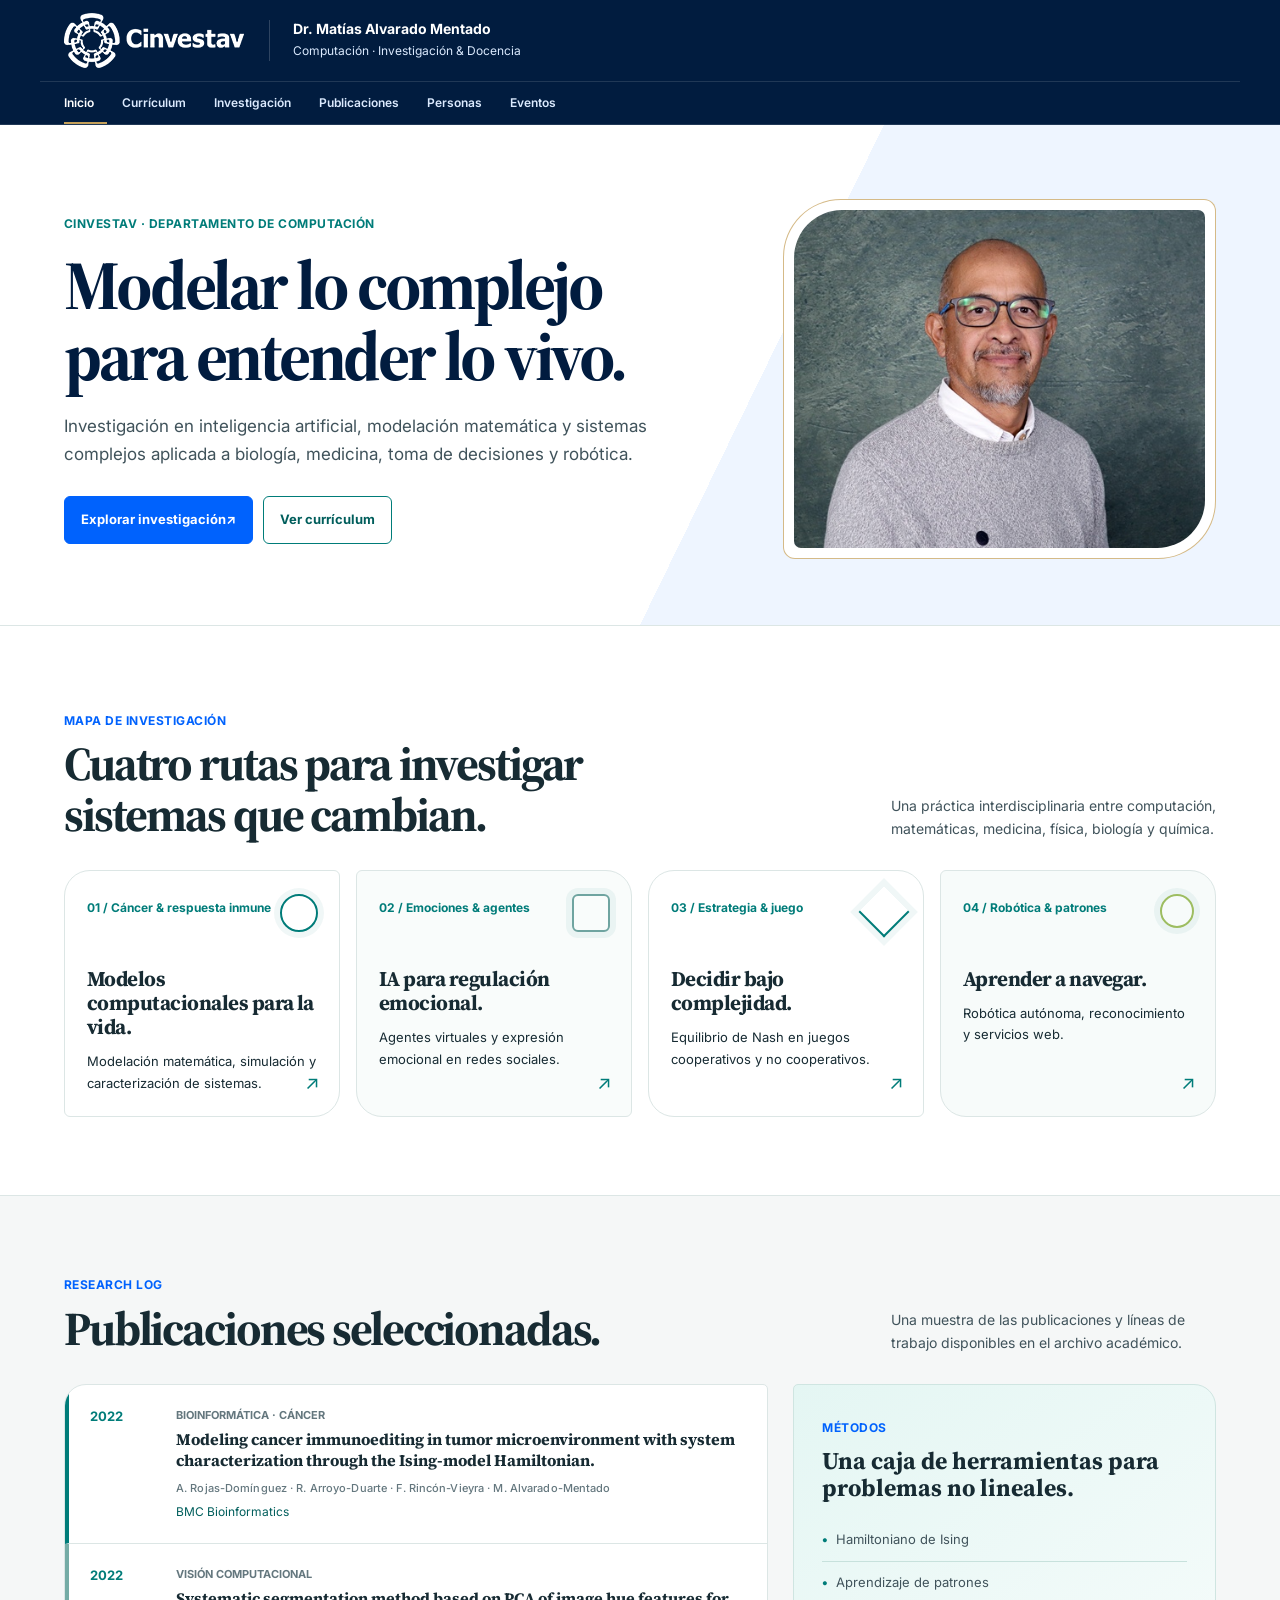
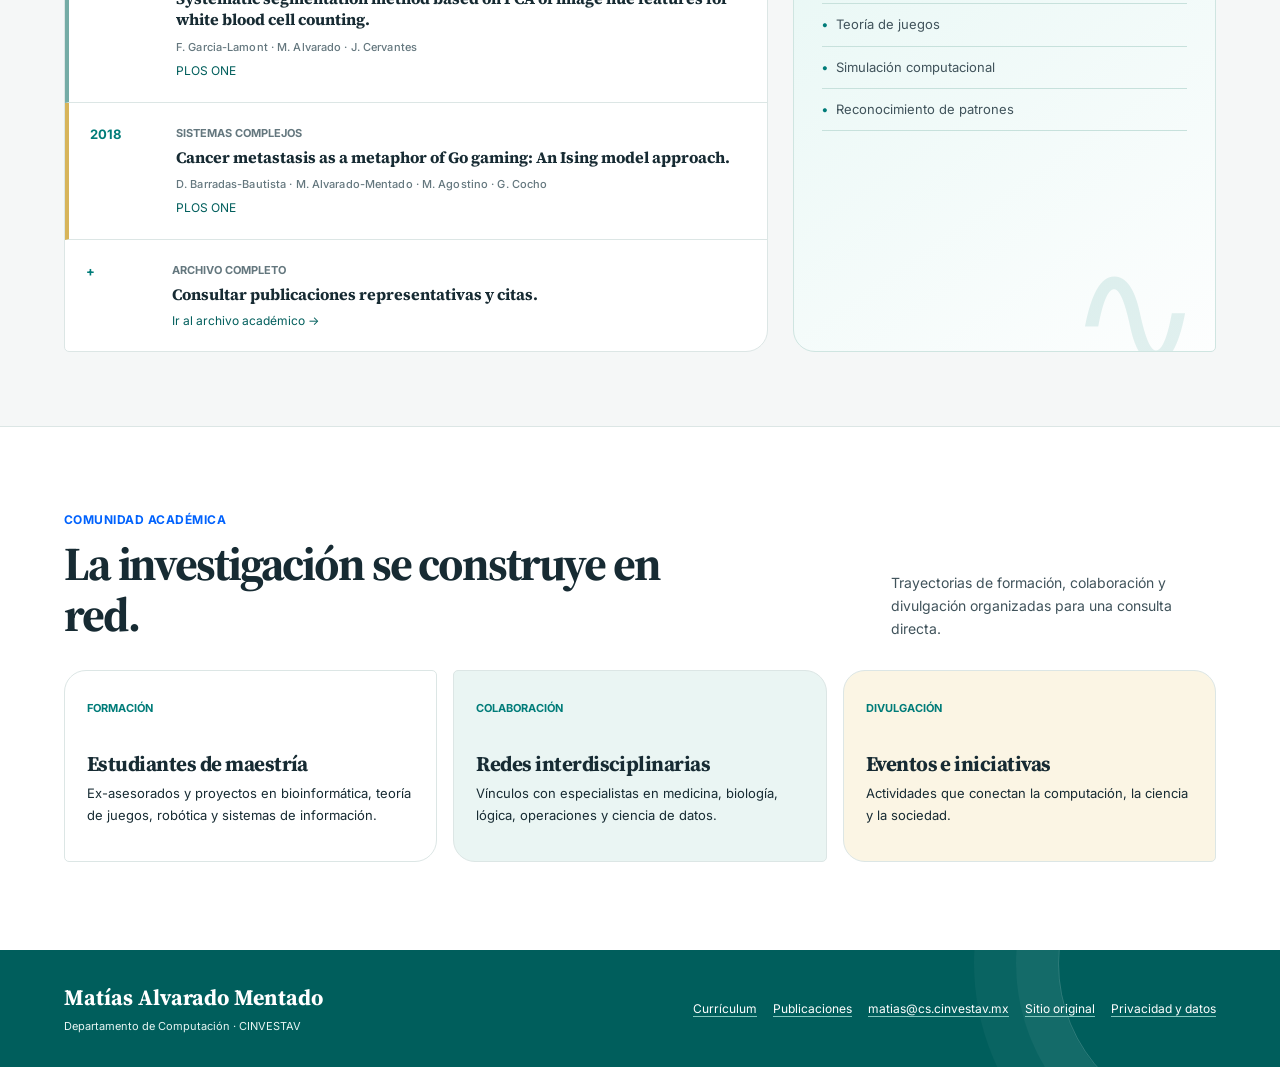
<file: index.html>
<!doctype html>
<html lang="es-MX"><head><meta charset="utf-8"><meta name="viewport" content="width=device-width,initial-scale=1"><meta name="description" content="Dr. Matías Alvarado Mentado · Investigación en inteligencia artificial, modelación matemática y sistemas complejos."><title>Dr. Matías Alvarado Mentado · CINVESTAV</title><link rel="stylesheet" href="styles.css"></head>
<body><a class="skip" href="#contenido">Ir al contenido</a><header class="site-header"><div class="masthead"><a class="institution" href="https://www.cinvestav.mx/" aria-label="CINVESTAV"><strong>Cinvestav</strong><span>Centro de Investigación y de Estudios Avanzados del IPN</span></a><div class="identity"><h1>Dr. Matías Alvarado Mentado</h1><p>Computación · Investigación &amp; Docencia</p></div><button class="menu-button" type="button" data-menu aria-expanded="false" aria-controls="navegacion">Menú</button></div><nav class="nav" id="navegacion" data-nav aria-label="Navegación principal"><a aria-current="page" href="index.html">Inicio</a><a href="https://delta.cs.cinvestav.mx/~matias/curriculum.html">Currículum</a><a href="https://delta.cs.cinvestav.mx/~matias/temas.html">Investigación</a><a href="https://delta.cs.cinvestav.mx/~matias/publicaciones.html">Publicaciones</a><details><summary>Personas</summary><div class="submenu"><a href="https://delta.cs.cinvestav.mx/~matias/Estudiantes%20doctorado.html">Doctorado</a><a href="Estudiantes%20maestria.html">Maestría</a><a href="Colaboradoresotrasinstitucions.html">Colaboradores</a><a href="https://delta.cs.cinvestav.mx/~matias/Colaboradorespostdoctorales.html">Postdoctorado</a></div></details><a href="Organizacioneventos.html">Eventos</a></nav></header>
<main id="contenido"><section class="hero"><div class="hero-grid"><div class="hero-copy reveal"><p class="eyebrow">CINVESTAV · Departamento de Computación</p><h2>Modelar lo <em>complejo</em> para entender lo vivo.</h2><p class="hero-text">Investigación en inteligencia artificial, modelación matemática y sistemas complejos aplicada a biología, medicina, toma de decisiones y robótica.</p><div class="actions"><a class="button" href="https://delta.cs.cinvestav.mx/~matias/temas.html">Explorar investigación <span>↗</span></a><a class="button ghost" href="https://delta.cs.cinvestav.mx/~matias/curriculum.html">Ver currículum</a></div></div><div class="network-wrap" aria-hidden="true"><canvas class="network" data-network></canvas><div class="signal-card"><span>Research signal / 01</span><strong>IA · Modelos · Vida</strong><p>Patrones emergentes entre datos, estrategias y sistemas biológicos.</p></div></div></div><div class="hero-metrics" aria-label="Áreas de trabajo"><div><b>IA</b><span>Inteligencia artificial</span></div><div><b>CM-IS</b><span>Sistemas complejos</span></div><div><b>ML</b><span>Aprendizaje automático</span></div></div></section>
<section class="page research-section"><div class="section-top reveal"><div><span class="section-tag">Mapa de investigación</span><h3>Cuatro rutas para investigar sistemas que cambian.</h3></div><p>Una práctica interdisciplinaria entre computación, matemáticas, medicina, física, biología y química.</p></div><div class="research-grid"><a class="research-card reveal" href="https://delta.cs.cinvestav.mx/~matias/temas.html"><span class="num">01 / Cáncer &amp; respuesta inmune</span><h4>Modelos computacionales para la vida.</h4><p>Modelación matemática, simulación y caracterización de sistemas.</p><span class="arrow">↗</span></a><a class="research-card reveal" href="https://delta.cs.cinvestav.mx/~matias/temas.html"><span class="num">02 / Emociones &amp; agentes</span><h4>IA para regulación emocional.</h4><p>Agentes virtuales y expresión emocional en redes sociales.</p><span class="arrow">↗</span></a><a class="research-card reveal" href="https://delta.cs.cinvestav.mx/~matias/temas.html"><span class="num">03 / Estrategia &amp; juego</span><h4>Decidir bajo complejidad.</h4><p>Equilibrio de Nash en juegos cooperativos y no cooperativos.</p><span class="arrow">↗</span></a><a class="research-card reveal" href="https://delta.cs.cinvestav.mx/~matias/temas.html"><span class="num">04 / Robótica &amp; patrones</span><h4>Aprender a navegar.</h4><p>Robótica autónoma, reconocimiento y servicios web.</p><span class="arrow">↗</span></a></div></section>
<section class="dark-lab"><div class="page"><div class="section-top reveal"><div><span class="section-tag">Research log</span><h3>Publicaciones seleccionadas.</h3></div><p>Una muestra de las publicaciones y líneas de trabajo disponibles en el archivo académico.</p></div><div class="lab-grid"><div class="publication-stack reveal"><a class="publication" href="https://bmcbioinformatics.biomedcentral.com/articles/10.1186/s12859-022-04731-w"><span class="year">2022</span><div><span class="area">Bioinformática · Cáncer</span><h4>Modeling cancer immunoediting in tumor microenvironment with system characterization through the Ising-model Hamiltonian.</h4><p>BMC Bioinformatics</p></div></a><a class="publication" href="https://journals.plos.org/plosone/article?id=10.1371/journal.pone.0261857"><span class="year">2022</span><div><span class="area">Visión computacional</span><h4>Systematic segmentation method based on PCA of image hue features for white blood cell counting.</h4><p>PLOS ONE</p></div></a><a class="publication" href="https://journals.plos.org/plosone/article/metrics?id=10.1371/journal.pone.0195654"><span class="year">2018</span><div><span class="area">Sistemas complejos</span><h4>Cancer metastasis as a metaphor of Go gaming: An Ising model approach.</h4><p>PLOS ONE</p></div></a><a class="publication" href="https://delta.cs.cinvestav.mx/~matias/publicaciones.html"><span class="year">+</span><div><span class="area">Archivo completo</span><h4>Consultar publicaciones representativas y citas.</h4><p>Ir al archivo académico →</p></div></a></div><aside class="methods-panel reveal"><span class="section-tag">Métodos</span><h4>Una caja de herramientas para problemas no lineales.</h4><ul><li>Hamiltoniano de Ising</li><li>Aprendizaje de patrones</li><li>Teoría de juegos</li><li>Simulación computacional</li><li>Reconocimiento de patrones</li></ul></aside></div></div></section>
<section class="page people-section"><div class="section-top reveal"><div><span class="section-tag">Comunidad académica</span><h3>La investigación se construye en red.</h3></div><p>Trayectorias de formación, colaboración y divulgación organizadas para una consulta directa.</p></div><div class="people-stream"><a class="person-link reveal" href="Estudiantes%20maestria.html"><span class="kind">Formación</span><h4>Estudiantes de maestría</h4><p>Ex-asesorados y proyectos en bioinformática, teoría de juegos, robótica y sistemas de información.</p></a><a class="person-link reveal" href="Colaboradoresotrasinstitucions.html"><span class="kind">Colaboración</span><h4>Redes interdisciplinarias</h4><p>Vínculos con especialistas en medicina, biología, lógica, operaciones y ciencia de datos.</p></a><a class="person-link reveal" href="Organizacioneventos.html"><span class="kind">Divulgación</span><h4>Eventos e iniciativas</h4><p>Actividades que conectan la computación, la ciencia y la sociedad.</p></a></div></section></main>
<footer class="site-footer"><div class="footer-inner"><div><div class="footer-brand">Matías Alvarado Mentado</div><small>Departamento de Computación · CINVESTAV</small></div><div class="footer-links"><a href="https://delta.cs.cinvestav.mx/~matias/curriculum.html">Currículum</a><a href="https://delta.cs.cinvestav.mx/~matias/publicaciones.html">Publicaciones</a><a href="mailto:matias@cs.cinvestav.mx">matias@cs.cinvestav.mx</a><a href="https://delta.cs.cinvestav.mx/~matias/index.html">Sitio original</a></div></div></footer><script src="app.js"></script></body></html>
</file>
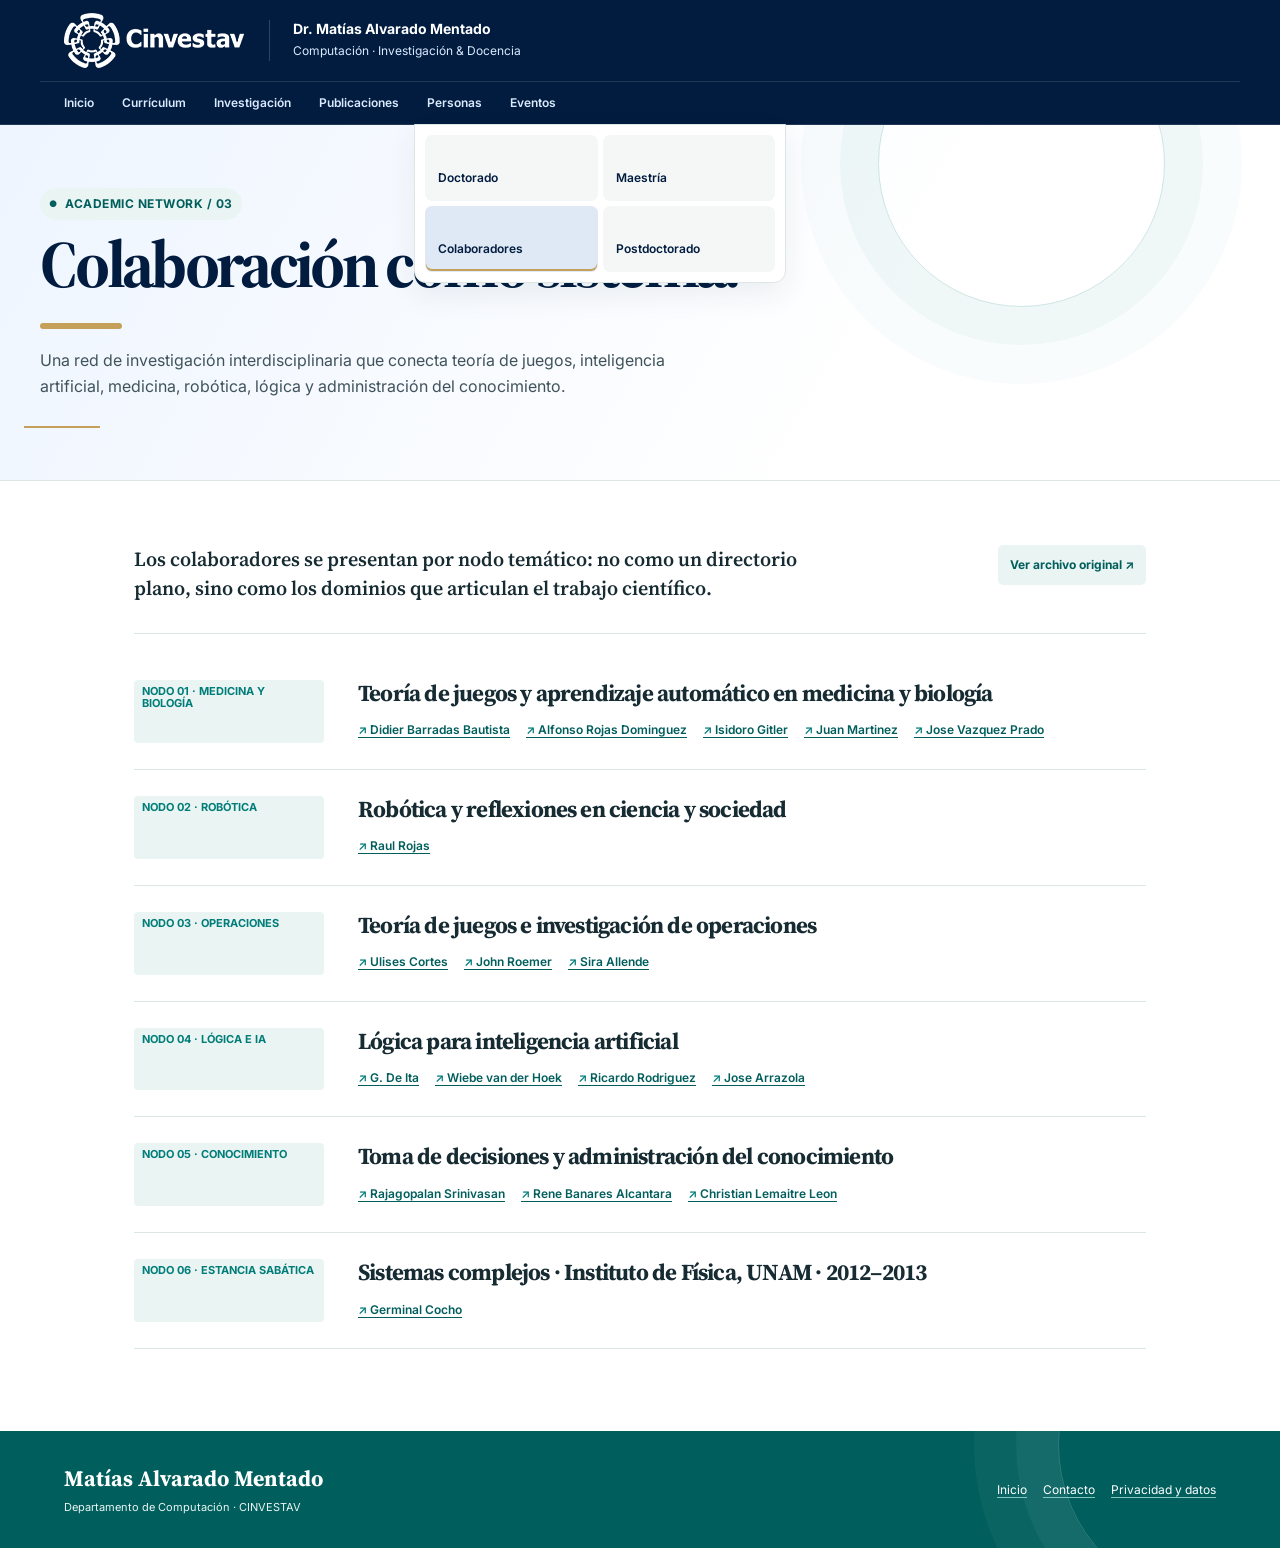
<file: Colaboradoresotrasinstitucions.html>
<!doctype html>
<html lang="es-MX"><head><meta charset="utf-8"><meta name="viewport" content="width=device-width,initial-scale=1"><meta name="description" content="Colaboradores del Dr. Matías Alvarado Mentado."><title>Colaboradores · Dr. Matías Alvarado</title><link rel="stylesheet" href="styles.css"></head>
<body><a class="skip" href="#contenido">Ir al contenido</a><header class="site-header"><div class="masthead"><a class="institution" href="https://www.cinvestav.mx/" aria-label="CINVESTAV"><strong>Cinvestav</strong><span>Centro de Investigación y de Estudios Avanzados del IPN</span></a><div class="identity"><h1>Dr. Matías Alvarado Mentado</h1><p>Computación · Investigación &amp; Docencia</p></div><button class="menu-button" type="button" data-menu aria-expanded="false" aria-controls="navegacion">Menú</button></div><nav class="nav" id="navegacion" data-nav aria-label="Navegación principal"><a href="index.html">Inicio</a><a href="https://delta.cs.cinvestav.mx/~matias/curriculum.html">Currículum</a><a href="https://delta.cs.cinvestav.mx/~matias/temas.html">Investigación</a><a href="https://delta.cs.cinvestav.mx/~matias/publicaciones.html">Publicaciones</a><details open><summary>Personas</summary><div class="submenu"><a href="https://delta.cs.cinvestav.mx/~matias/Estudiantes%20doctorado.html">Doctorado</a><a href="Estudiantes%20maestria.html">Maestría</a><a aria-current="page" href="Colaboradoresotrasinstitucions.html">Colaboradores</a><a href="https://delta.cs.cinvestav.mx/~matias/Colaboradorespostdoctorales.html">Postdoctorado</a></div></details><a href="Organizacioneventos.html">Eventos</a></nav></header><main id="contenido"><section class="subhero"><div class="subhero-inner"><span class="section-tag">Academic network / 03</span><h2>Colaboración como sistema.</h2><p>Una red de investigación interdisciplinaria que conecta teoría de juegos, inteligencia artificial, medicina, robótica, lógica y administración del conocimiento.</p></div></section><section class="archive-page"><div class="archive-intro"><p>Los colaboradores se presentan por nodo temático: no como un directorio plano, sino como los dominios que articulan el trabajo científico.</p><a href="https://delta.cs.cinvestav.mx/~matias/Colaboradoresotrasinstitucions.html">Ver archivo original ↗</a></div><div class="record-list">
<article class="record reveal"><span class="record-label">Nodo 01 · Medicina y biología</span><div><h3>Teoría de juegos y aprendizaje automático en medicina y biología</h3><div class="links"><a href="https://www.researchgate.net/profile/Didier_Barradas">Didier Barradas Bautista</a><a href="https://www.researchgate.net/profile/Alfonso_Rojas-Dominguez">Alfonso Rojas Dominguez</a><a href="https://www.math.cinvestav.mx/isidoroG">Isidoro Gitler</a><a href="https://www.researchgate.net/profile/Juan_Martinez-Miranda2">Juan Martinez</a><a href="https://farmacologia.cinvestav.mx/Investigadores/Dr-Jose-Vazquez-Prado">Jose Vazquez Prado</a></div></div></article>
<article class="record reveal"><span class="record-label">Nodo 02 · Robótica</span><div><h3>Robótica y reflexiones en ciencia y sociedad</h3><div class="links"><a href="http://www.inf.fu-berlin.de/inst/ag-ki/rojas_home/pmwiki/pmwiki.php">Raul Rojas</a></div></div></article>
<article class="record reveal"><span class="record-label">Nodo 03 · Operaciones</span><div><h3>Teoría de juegos e investigación de operaciones</h3><div class="links"><a href="http://www.lsi.upc.edu/~ia/">Ulises Cortes</a><a href="http://johnroemer.commons.yale.edu/">John Roemer</a><a href="http://rev-inv-ope.univ-paris1.fr/">Sira Allende</a></div></div></article>
<article class="record reveal"><span class="record-label">Nodo 04 · Lógica e IA</span><div><h3>Lógica para inteligencia artificial</h3><div class="links"><a href="http://www.cs.buap.mx/~deita/">G. De Ita</a><a href="http://cgi.csc.liv.ac.uk/~wiebe/">Wiebe van der Hoek</a><a href="http://www-2.dc.uba.ar/profesores/ricardo/">Ricardo Rodriguez</a><a href="http://www.informatik.uni-trier.de/~ley/pers/hd/a/Arrazola:Jos=eacute=.html">Jose Arrazola</a></div></div></article>
<article class="record reveal"><span class="record-label">Nodo 05 · Conocimiento</span><div><h3>Toma de decisiones y administración del conocimiento</h3><div class="links"><a href="http://www.che.iitb.ac.in/faculty/rajsrini/rajsrini.html">Rajagopalan Srinivasan</a><a href="http://www.eng.ox.ac.uk/chemeng/people/banares.html">Rene Banares Alcantara</a><a href="http://www.cua.uam.mx/directorio-institucional-de-la-uam-cuajimalpa/detalle/152">Christian Lemaitre Leon</a></div></div></article>
<article class="record reveal"><span class="record-label">Nodo 06 · Estancia sabática</span><div><h3>Sistemas complejos · Instituto de Física, UNAM · 2012–2013</h3><div class="links"><a href="http://scifunam.fisica.unam.mx/faculty.php">Germinal Cocho</a></div></div></article>
</div></section></main><footer class="site-footer"><div class="footer-inner"><div><div class="footer-brand">Matías Alvarado Mentado</div><small>Departamento de Computación · CINVESTAV</small></div><div class="footer-links"><a href="index.html">Inicio</a><a href="mailto:matias@cs.cinvestav.mx">Contacto</a></div></div></footer><script src="app.js"></script></body></html>
</file>
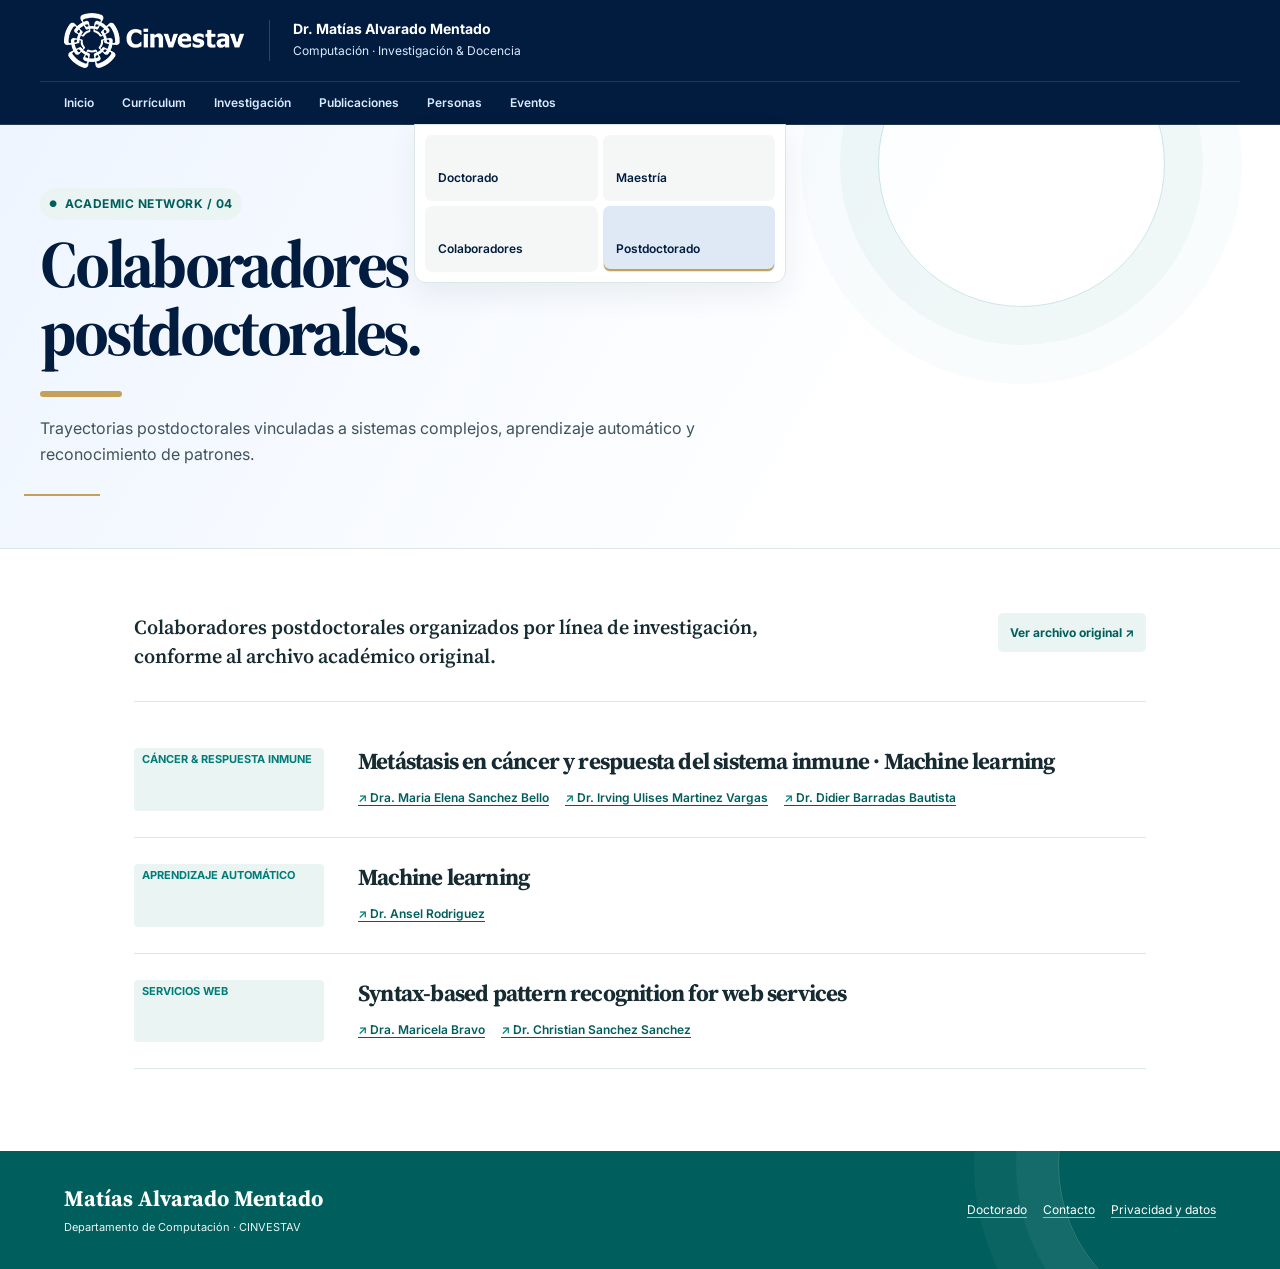
<file: Colaboradorespostdoctorales.html>
<!doctype html>
<html lang="es-MX"><head><meta charset="utf-8"><meta name="viewport" content="width=device-width,initial-scale=1"><meta name="description" content="Colaboradores postdoctorales del Dr. Matías Alvarado Mentado."><title>Postdoctorado · Dr. Matías Alvarado</title><link rel="stylesheet" href="styles.css"></head>
<body><a class="skip" href="#contenido">Ir al contenido</a><header class="site-header"><div class="masthead"><a class="institution" href="https://www.cinvestav.mx/" aria-label="CINVESTAV"><strong>Cinvestav</strong><span>Centro de Investigación y de Estudios Avanzados del IPN</span></a><div class="identity"><h1>Dr. Matías Alvarado Mentado</h1><p>Computación · Investigación &amp; Docencia</p></div><button class="menu-button" type="button" data-menu aria-expanded="false" aria-controls="navegacion">Menú</button></div><nav class="nav" id="navegacion" data-nav aria-label="Navegación principal"><a href="index.html">Inicio</a><a href="curriculum.html">Currículum</a><a href="temas.html">Investigación</a><a href="publicaciones.html">Publicaciones</a><details open><summary>Personas</summary><div class="submenu"><a href="Estudiantes%20doctorado.html">Doctorado</a><a href="Estudiantes%20maestria.html">Maestría</a><a href="Colaboradoresotrasinstitucions.html">Colaboradores</a><a aria-current="page" href="Colaboradorespostdoctorales.html">Postdoctorado</a></div></details><a href="Organizacioneventos.html">Eventos</a></nav></header><main id="contenido"><section class="subhero"><div class="subhero-inner"><span class="section-tag">Academic network / 04</span><h2>Colaboradores postdoctorales.</h2><p>Trayectorias postdoctorales vinculadas a sistemas complejos, aprendizaje automático y reconocimiento de patrones.</p></div></section><section class="archive-page"><div class="archive-intro"><p>Colaboradores postdoctorales organizados por línea de investigación, conforme al archivo académico original.</p><a href="https://delta.cs.cinvestav.mx/~matias/Colaboradorespostdoctorales.html">Ver archivo original ↗</a></div><div class="record-list"><article class="record reveal"><span class="record-label">Cáncer &amp; respuesta inmune</span><div><h3>Metástasis en cáncer y respuesta del sistema inmune · Machine learning</h3><div class="links"><a href="https://mx.linkedin.com/">Dra. Maria Elena Sanchez Bello</a><a href="https://mx.linkedin.com/">Dr. Irving Ulises Martinez Vargas</a><a href="https://www.researchgate.net/profile/Didier_Barradas">Dr. Didier Barradas Bautista</a></div></div></article><article class="record reveal"><span class="record-label">Aprendizaje automático</span><div><h3>Machine learning</h3><div class="links"><a href="https://www.researchgate.net/">Dr. Ansel Rodriguez</a></div></div></article><article class="record reveal"><span class="record-label">Servicios web</span><div><h3>Syntax-based pattern recognition for web services</h3><div class="links"><a href="https://www.researchgate.net/">Dra. Maricela Bravo</a><a href="http://www.cua.uam.mx/">Dr. Christian Sanchez Sanchez</a></div></div></article></div></section></main><footer class="site-footer"><div class="footer-inner"><div><div class="footer-brand">Matías Alvarado Mentado</div><small>Departamento de Computación · CINVESTAV</small></div><div class="footer-links"><a href="Estudiantes%20doctorado.html">Doctorado</a><a href="mailto:matias@cs.cinvestav.mx">Contacto</a></div></div></footer><script src="app.js"></script></body></html>
</file>
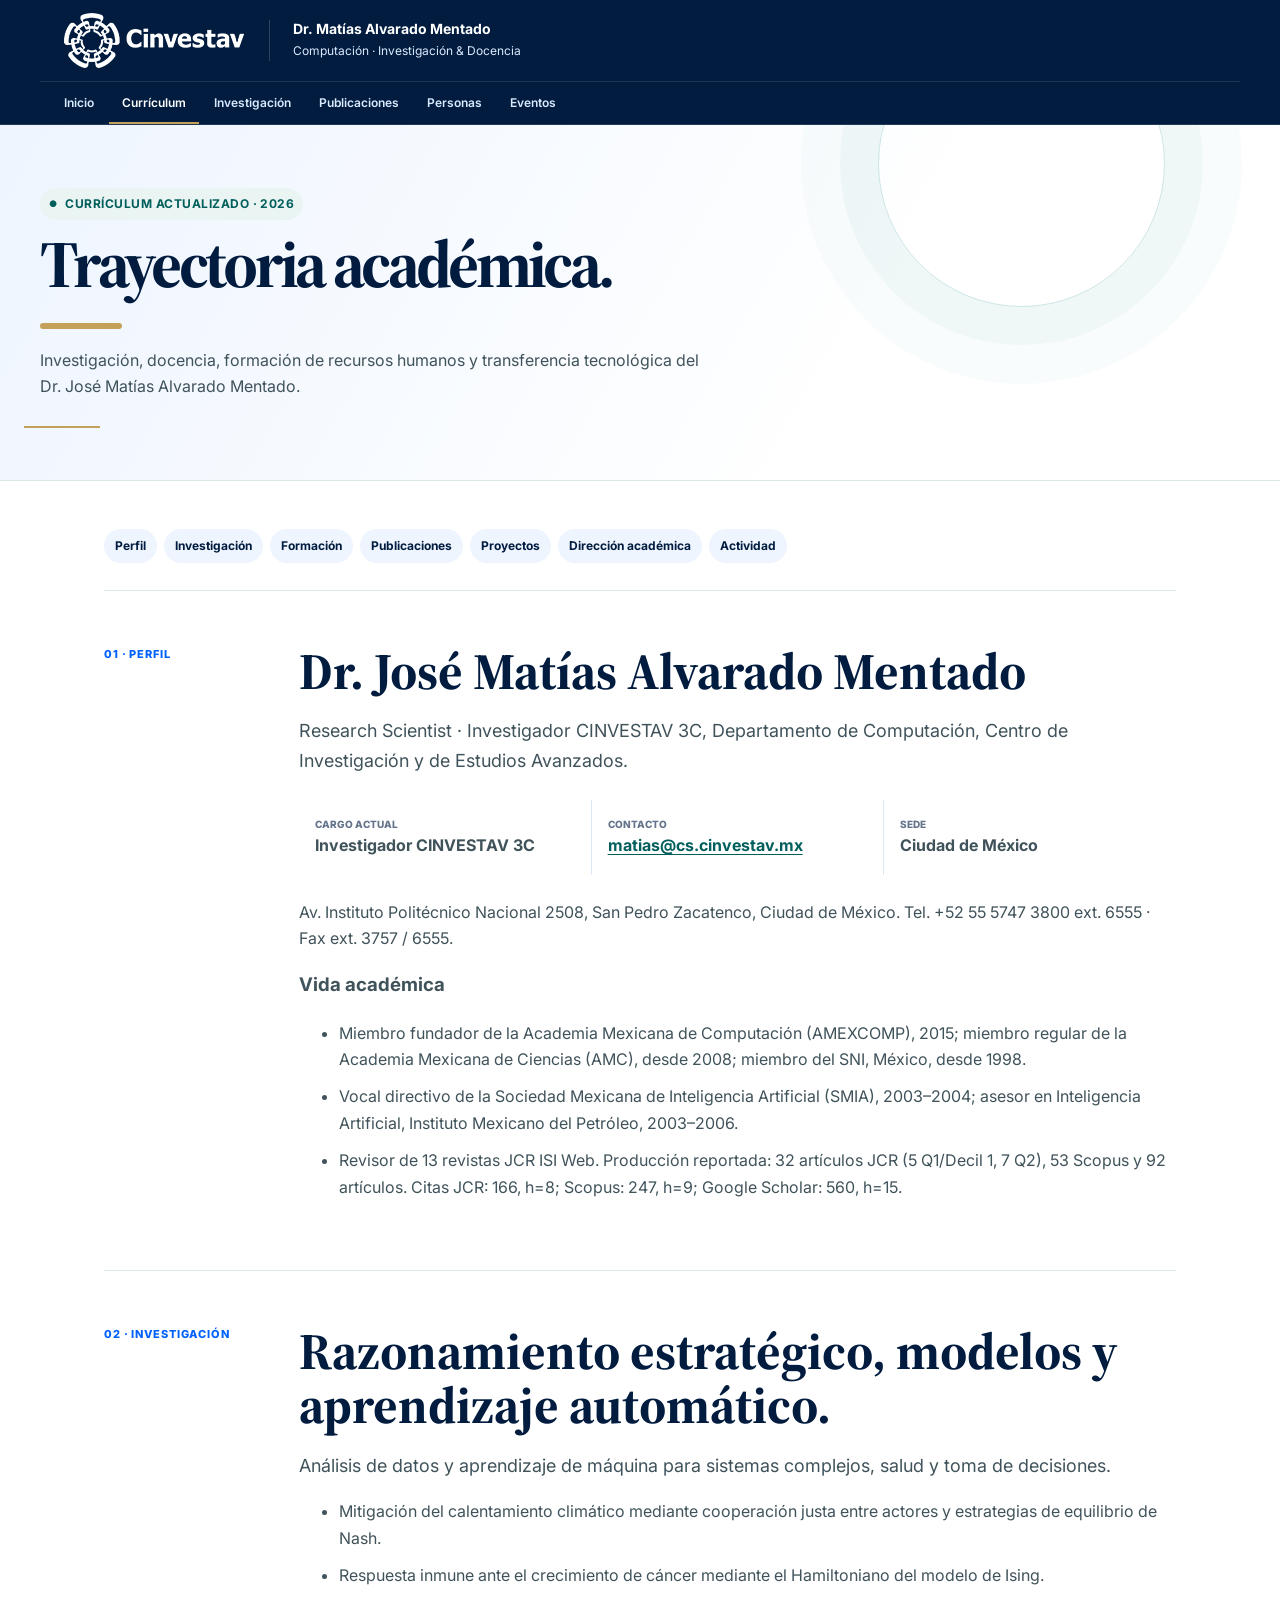
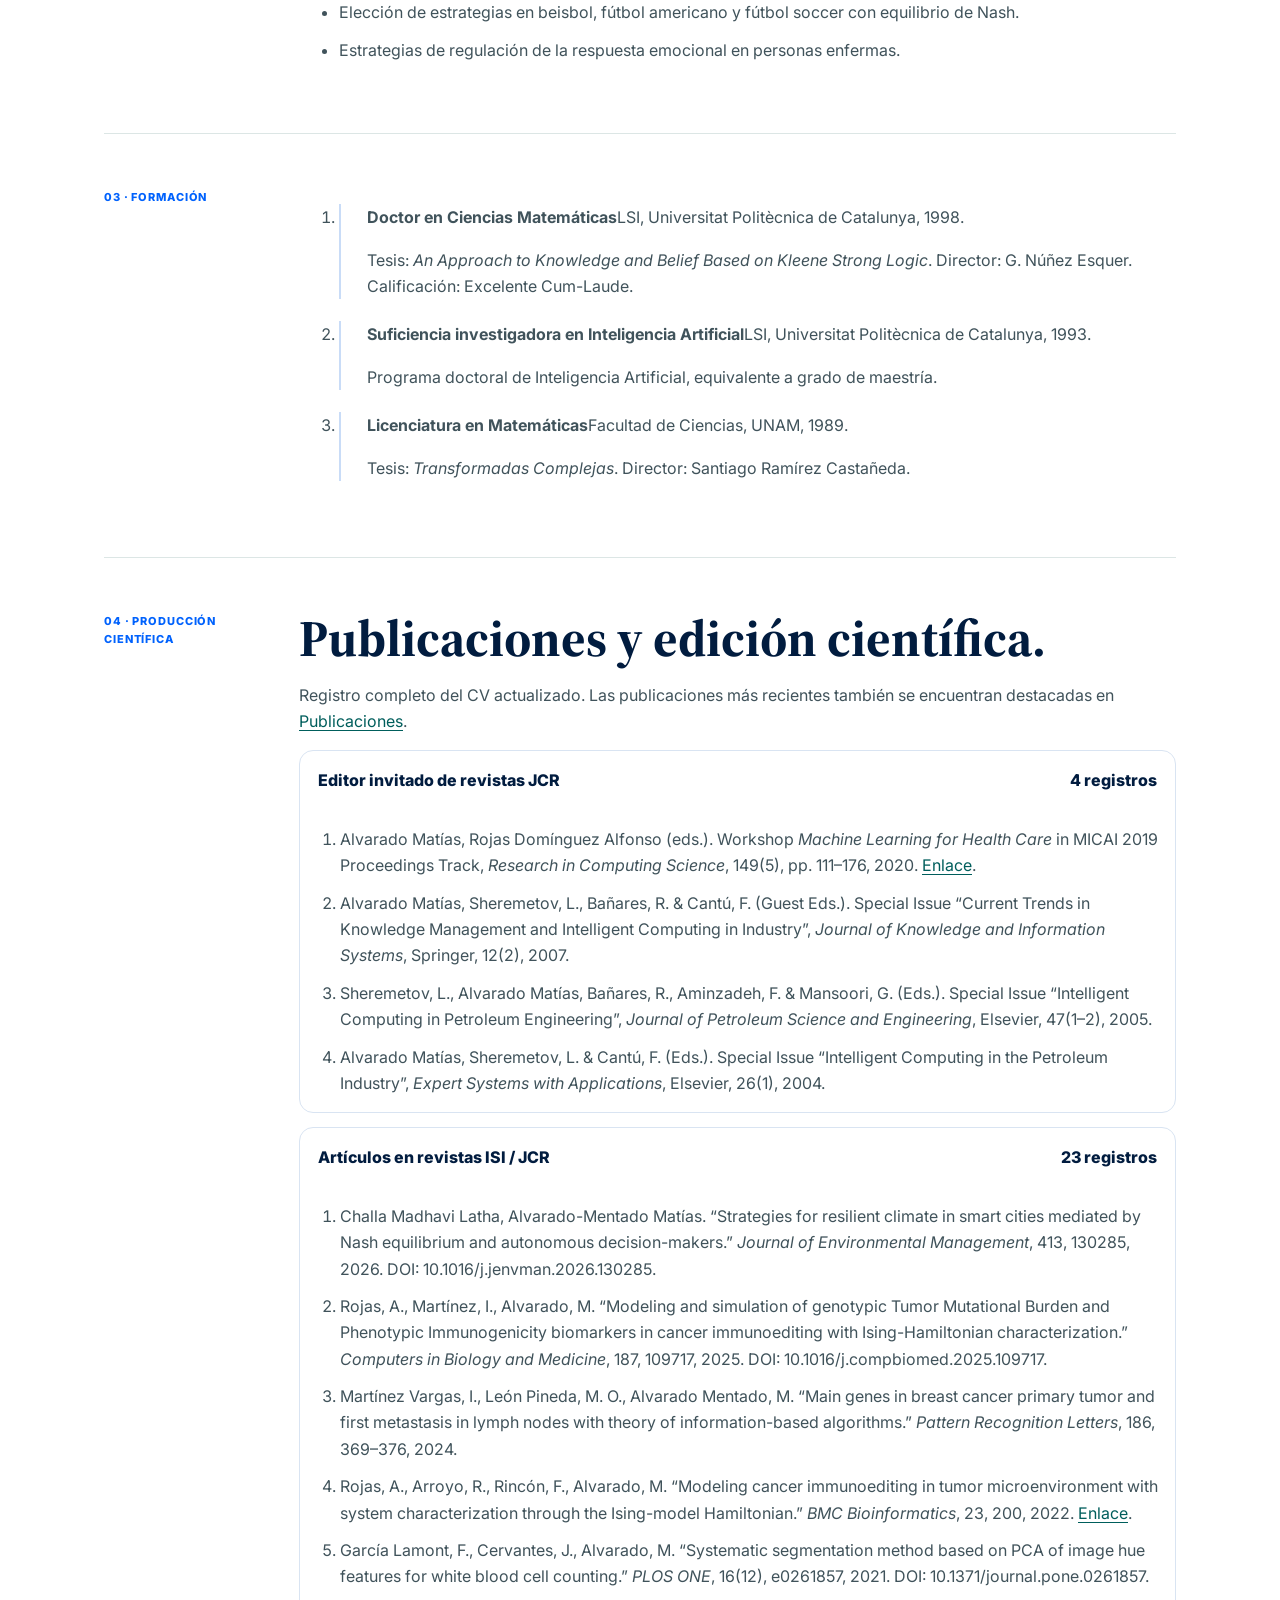
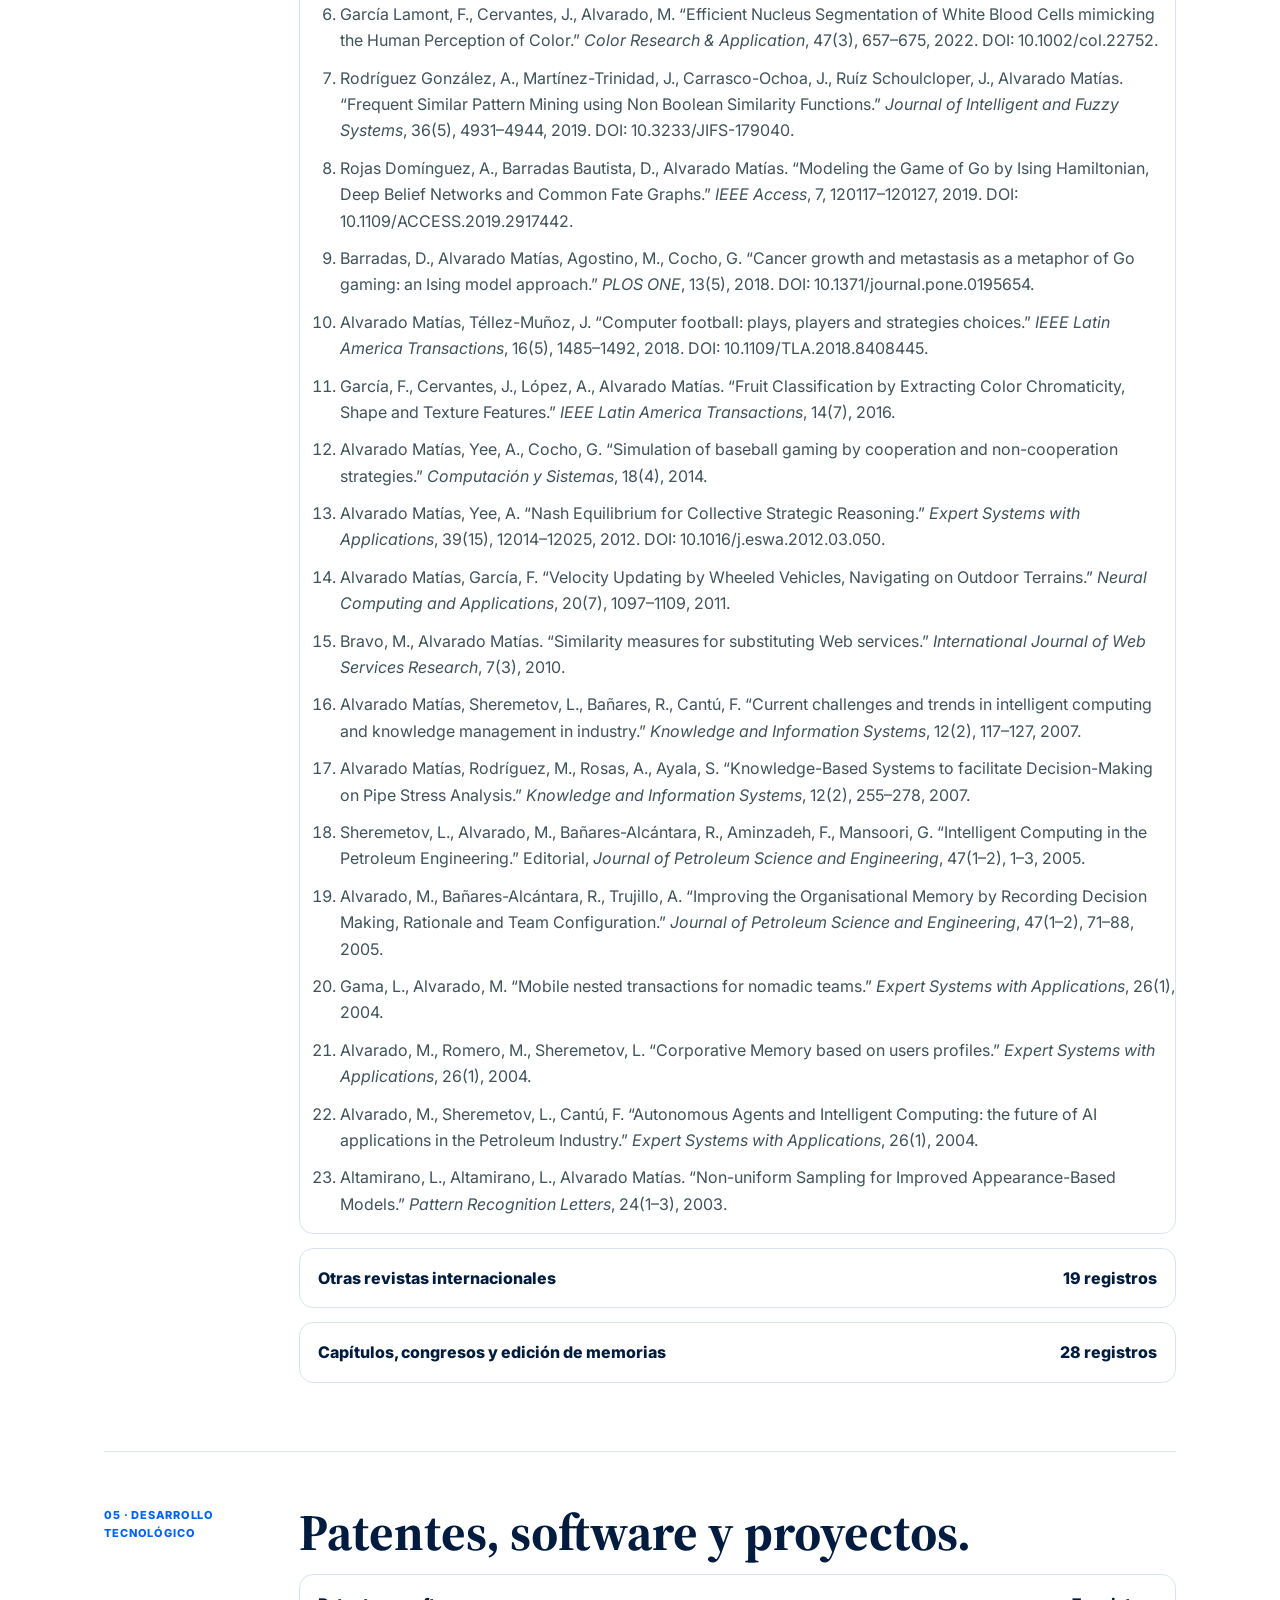
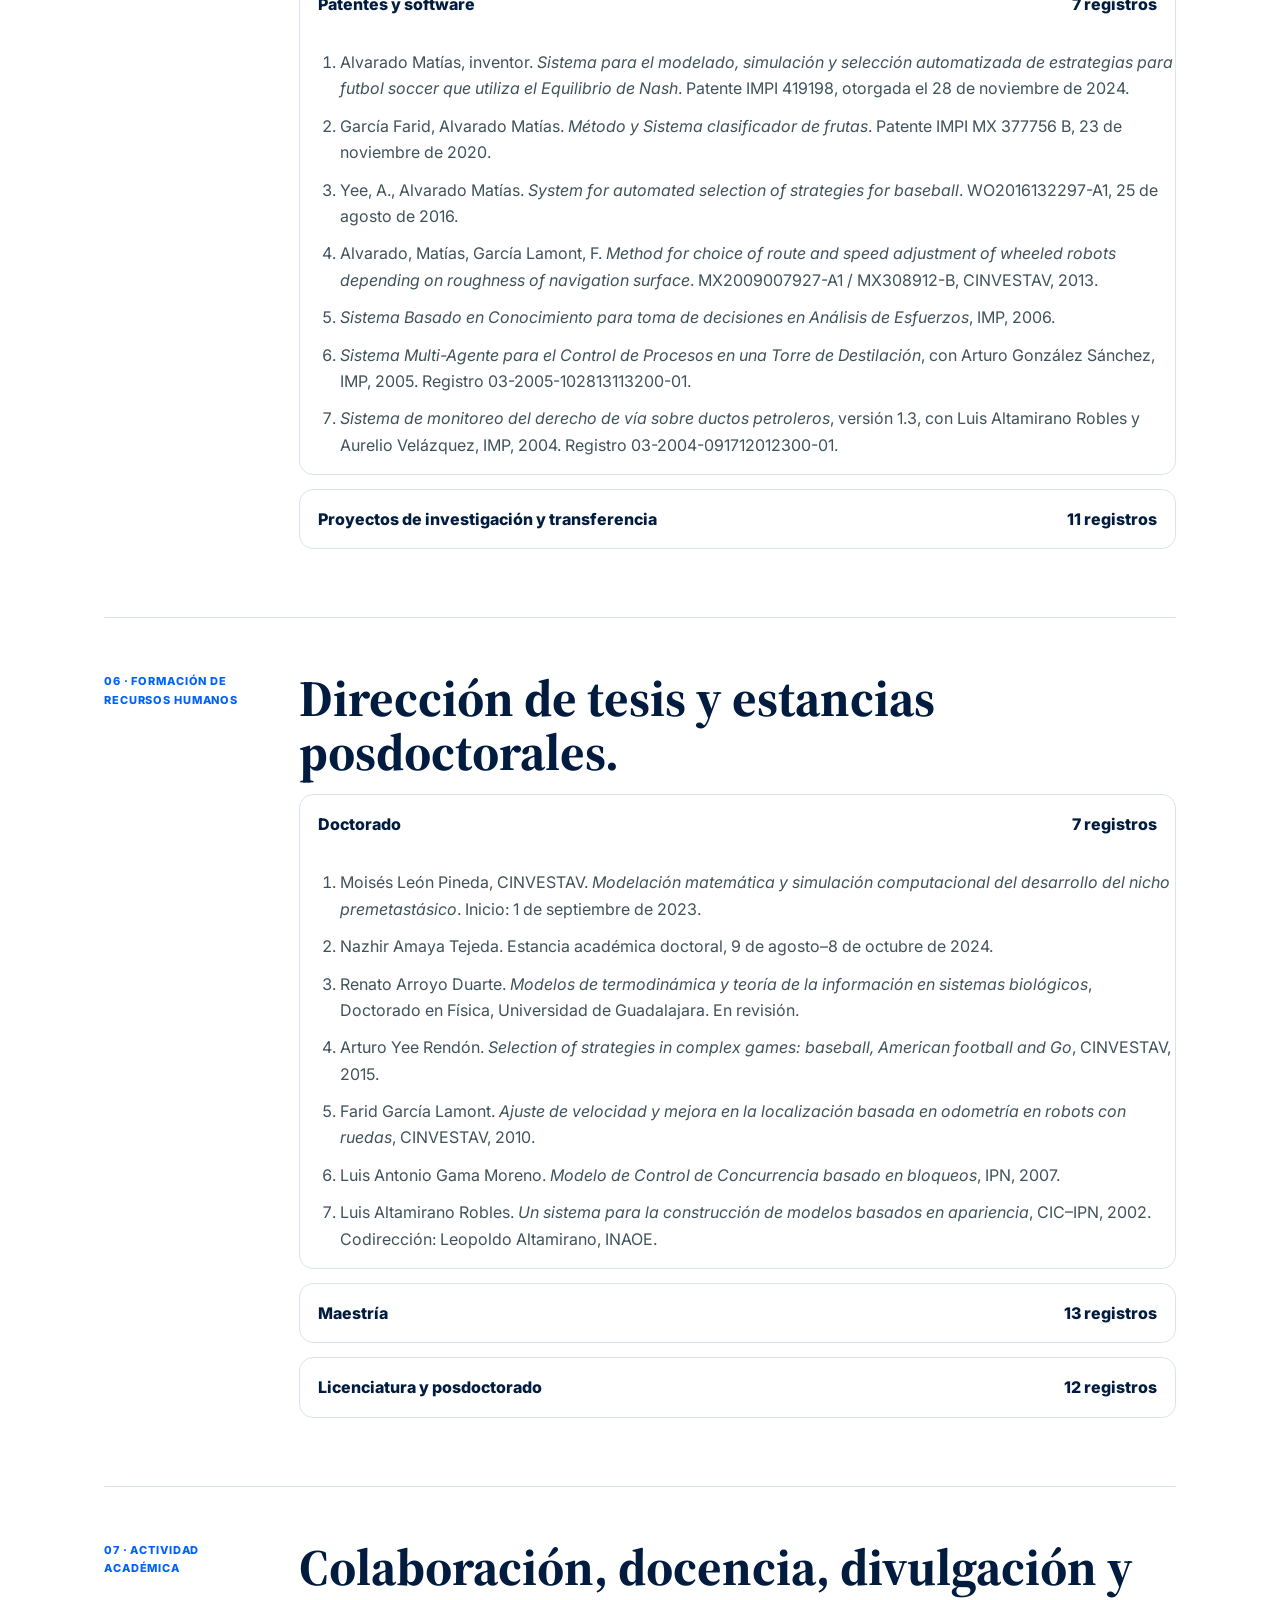
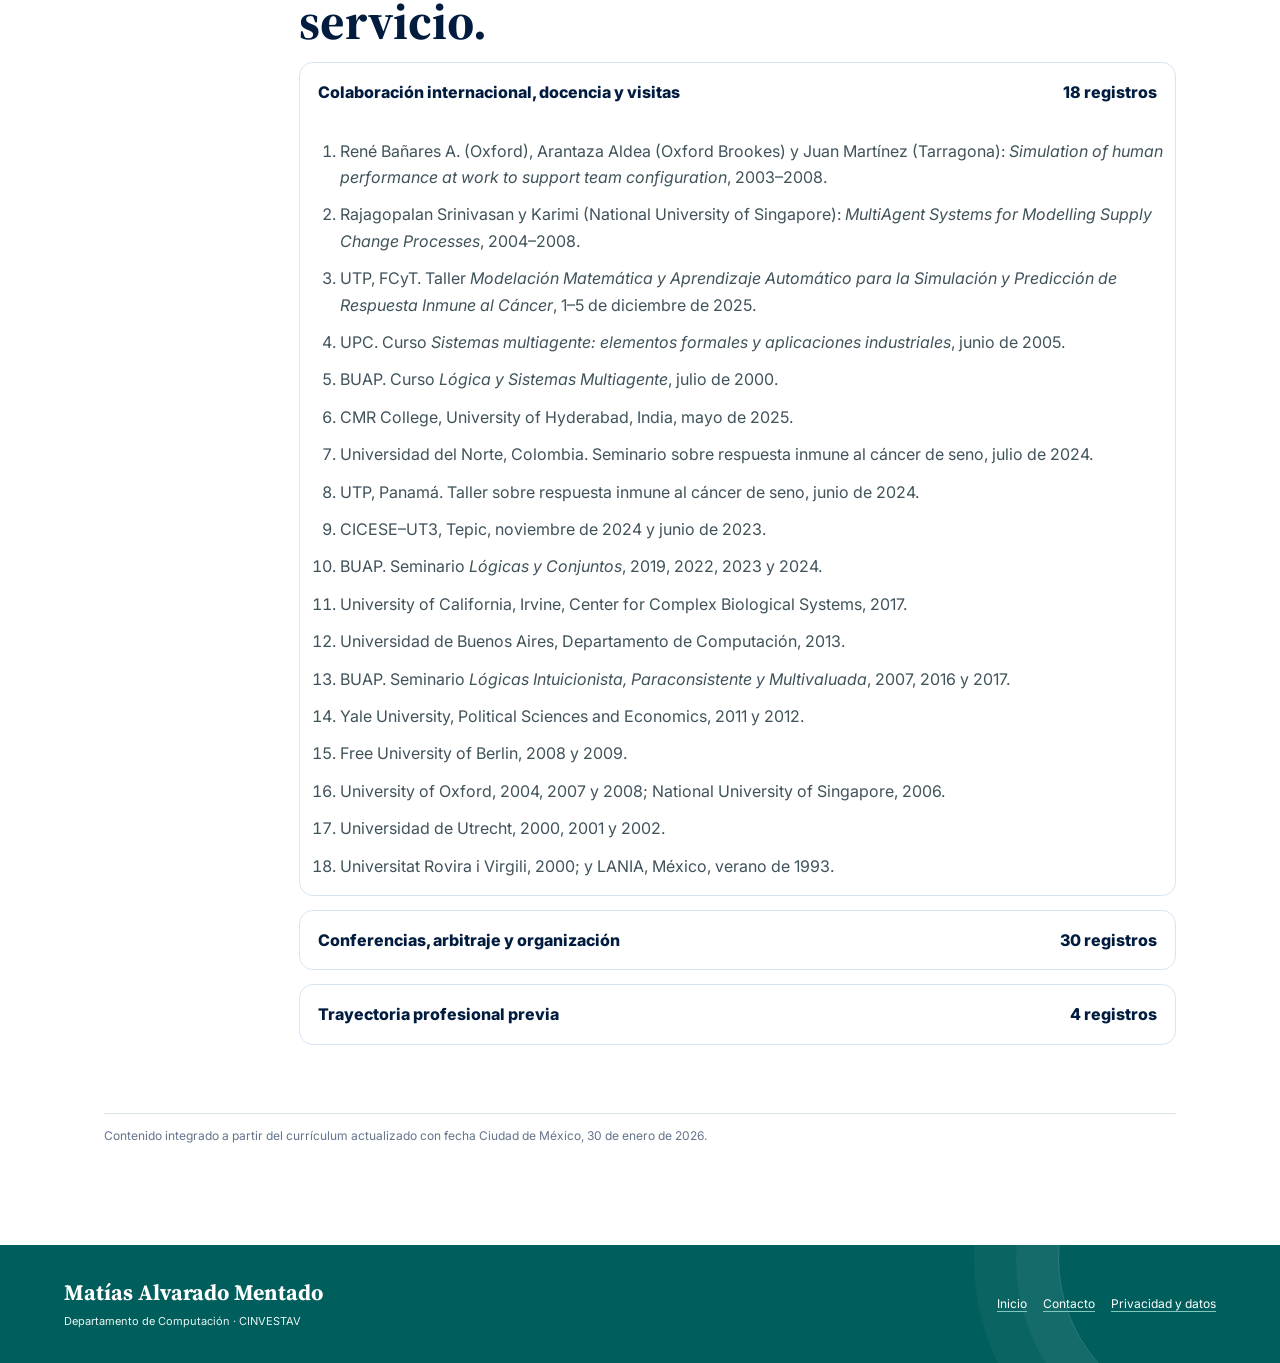
<file: curriculum.html>
<!doctype html>
<html lang="es-MX"><head><meta charset="utf-8"><meta name="viewport" content="width=device-width,initial-scale=1"><meta name="description" content="Currículum académico actualizado del Dr. José Matías Alvarado Mentado."><title>Currículum · Dr. Matías Alvarado</title><link rel="stylesheet" href="styles.css"></head>
<body><a class="skip" href="#contenido">Ir al contenido</a><header class="site-header"><div class="masthead"><a class="institution" href="https://www.cinvestav.mx/" aria-label="CINVESTAV"><strong>Cinvestav</strong><span>Centro de Investigación y de Estudios Avanzados del IPN</span></a><div class="identity"><h1>Dr. Matías Alvarado Mentado</h1><p>Computación · Investigación &amp; Docencia</p></div><button class="menu-button" type="button" data-menu aria-expanded="false" aria-controls="navegacion">Menú</button></div><nav class="nav" id="navegacion" data-nav aria-label="Navegación principal"><a href="index.html">Inicio</a><a aria-current="page" href="curriculum.html">Currículum</a><a href="temas.html">Investigación</a><a href="publicaciones.html">Publicaciones</a><details><summary>Personas</summary><div class="submenu"><a href="Estudiantes%20doctorado.html">Doctorado</a><a href="Estudiantes%20maestria.html">Maestría</a><a href="Colaboradoresotrasinstitucions.html">Colaboradores</a><a href="Colaboradorespostdoctorales.html">Postdoctorado</a></div></details><a href="Organizacioneventos.html">Eventos</a></nav></header>
<main id="contenido"><section class="subhero"><div class="subhero-inner"><span class="section-tag">Currículum actualizado · 2026</span><h2>Trayectoria académica.</h2><p>Investigación, docencia, formación de recursos humanos y transferencia tecnológica del Dr. José Matías Alvarado Mentado.</p></div></section><section class="cv-page"><nav class="cv-nav" aria-label="Secciones del currículum"><a href="#perfil">Perfil</a><a href="#investigacion">Investigación</a><a href="#formacion">Formación</a><a href="#publicaciones">Publicaciones</a><a href="#proyectos">Proyectos</a><a href="#personas">Dirección académica</a><a href="#actividad">Actividad</a></nav>
<section class="cv-section" id="perfil"><div class="cv-kicker">01 · Perfil</div><div class="cv-body"><h2>Dr. José Matías Alvarado Mentado</h2><p class="cv-lead">Research Scientist · Investigador CINVESTAV 3C, Departamento de Computación, Centro de Investigación y de Estudios Avanzados.</p><div class="cv-facts"><div><span>Cargo actual</span><strong>Investigador CINVESTAV 3C</strong></div><div><span>Contacto</span><strong><a href="mailto:matias@cs.cinvestav.mx">matias@cs.cinvestav.mx</a></strong></div><div><span>Sede</span><strong>Ciudad de México</strong></div></div><p>Av. Instituto Politécnico Nacional 2508, San Pedro Zacatenco, Ciudad de México. Tel. +52 55 5747 3800 ext. 6555 · Fax ext. 3757 / 6555.</p><h3>Vida académica</h3><ul class="cv-list"><li>Miembro fundador de la Academia Mexicana de Computación (AMEXCOMP), 2015; miembro regular de la Academia Mexicana de Ciencias (AMC), desde 2008; miembro del SNI, México, desde 1998.</li><li>Vocal directivo de la Sociedad Mexicana de Inteligencia Artificial (SMIA), 2003–2004; asesor en Inteligencia Artificial, Instituto Mexicano del Petróleo, 2003–2006.</li><li>Revisor de 13 revistas JCR ISI Web. Producción reportada: 32 artículos JCR (5 Q1/Decil 1, 7 Q2), 53 Scopus y 92 artículos. Citas JCR: 166, h=8; Scopus: 247, h=9; Google Scholar: 560, h=15.</li></ul></div></section>
<section class="cv-section" id="investigacion"><div class="cv-kicker">02 · Investigación</div><div class="cv-body"><h2>Razonamiento estratégico, modelos y aprendizaje automático.</h2><p class="cv-lead">Análisis de datos y aprendizaje de máquina para sistemas complejos, salud y toma de decisiones.</p><ul class="cv-list"><li>Mitigación del calentamiento climático mediante cooperación justa entre actores y estrategias de equilibrio de Nash.</li><li>Respuesta inmune ante el crecimiento de cáncer mediante el Hamiltoniano del modelo de Ising.</li><li>Elección de estrategias en beisbol, fútbol americano y fútbol soccer con equilibrio de Nash.</li><li>Estrategias de regulación de la respuesta emocional en personas enfermas.</li></ul></div></section>
<section class="cv-section" id="formacion"><div class="cv-kicker">03 · Formación</div><div class="cv-body"><ol class="cv-timeline"><li><strong>Doctor en Ciencias Matemáticas</strong><span>LSI, Universitat Politècnica de Catalunya, 1998.</span><p>Tesis: <em>An Approach to Knowledge and Belief Based on Kleene Strong Logic</em>. Director: G. Núñez Esquer. Calificación: Excelente Cum-Laude.</p></li><li><strong>Suficiencia investigadora en Inteligencia Artificial</strong><span>LSI, Universitat Politècnica de Catalunya, 1993.</span><p>Programa doctoral de Inteligencia Artificial, equivalente a grado de maestría.</p></li><li><strong>Licenciatura en Matemáticas</strong><span>Facultad de Ciencias, UNAM, 1989.</span><p>Tesis: <em>Transformadas Complejas</em>. Director: Santiago Ramírez Castañeda.</p></li></ol></div></section>
<section class="cv-section" id="publicaciones"><div class="cv-kicker">04 · Producción científica</div><div class="cv-body"><h2>Publicaciones y edición científica.</h2><p>Registro completo del CV actualizado. Las publicaciones más recientes también se encuentran destacadas en <a href="publicaciones.html">Publicaciones</a>.</p>
<details class="cv-details" open><summary>Editor invitado de revistas JCR <span>4 registros</span></summary><ol class="cv-biblio"><li>Alvarado Matías, Rojas Domínguez Alfonso (eds.). Workshop <em>Machine Learning for Health Care</em> in MICAI 2019 Proceedings Track, <em>Research in Computing Science</em>, 149(5), pp. 111–176, 2020. <a href="https://www.rcs.cic.ipn.mx/2020_149_5/">Enlace</a>.</li><li>Alvarado Matías, Sheremetov, L., Bañares, R. &amp; Cantú, F. (Guest Eds.). Special Issue “Current Trends in Knowledge Management and Intelligent Computing in Industry”, <em>Journal of Knowledge and Information Systems</em>, Springer, 12(2), 2007.</li><li>Sheremetov, L., Alvarado Matías, Bañares, R., Aminzadeh, F. &amp; Mansoori, G. (Eds.). Special Issue “Intelligent Computing in Petroleum Engineering”, <em>Journal of Petroleum Science and Engineering</em>, Elsevier, 47(1–2), 2005.</li><li>Alvarado Matías, Sheremetov, L. &amp; Cantú, F. (Eds.). Special Issue “Intelligent Computing in the Petroleum Industry”, <em>Expert Systems with Applications</em>, Elsevier, 26(1), 2004.</li></ol></details>
<details class="cv-details" open><summary>Artículos en revistas ISI / JCR <span>23 registros</span></summary><ol class="cv-biblio"><li>Challa Madhavi Latha, Alvarado-Mentado Matías. “Strategies for resilient climate in smart cities mediated by Nash equilibrium and autonomous decision-makers.” <em>Journal of Environmental Management</em>, 413, 130285, 2026. DOI: 10.1016/j.jenvman.2026.130285.</li><li>Rojas, A., Martínez, I., Alvarado, M. “Modeling and simulation of genotypic Tumor Mutational Burden and Phenotypic Immunogenicity biomarkers in cancer immunoediting with Ising-Hamiltonian characterization.” <em>Computers in Biology and Medicine</em>, 187, 109717, 2025. DOI: 10.1016/j.compbiomed.2025.109717.</li><li>Martínez Vargas, I., León Pineda, M. O., Alvarado Mentado, M. “Main genes in breast cancer primary tumor and first metastasis in lymph nodes with theory of information-based algorithms.” <em>Pattern Recognition Letters</em>, 186, 369–376, 2024.</li><li>Rojas, A., Arroyo, R., Rincón, F., Alvarado, M. “Modeling cancer immunoediting in tumor microenvironment with system characterization through the Ising-model Hamiltonian.” <em>BMC Bioinformatics</em>, 23, 200, 2022. <a href="https://bmcbioinformatics.biomedcentral.com/articles/10.1186/s12859-022-04731-w">Enlace</a>.</li><li>García Lamont, F., Cervantes, J., Alvarado, M. “Systematic segmentation method based on PCA of image hue features for white blood cell counting.” <em>PLOS ONE</em>, 16(12), e0261857, 2021. DOI: 10.1371/journal.pone.0261857.</li><li>García Lamont, F., Cervantes, J., Alvarado, M. “Efficient Nucleus Segmentation of White Blood Cells mimicking the Human Perception of Color.” <em>Color Research &amp; Application</em>, 47(3), 657–675, 2022. DOI: 10.1002/col.22752.</li><li>Rodríguez González, A., Martínez-Trinidad, J., Carrasco-Ochoa, J., Ruíz Schoulcloper, J., Alvarado Matías. “Frequent Similar Pattern Mining using Non Boolean Similarity Functions.” <em>Journal of Intelligent and Fuzzy Systems</em>, 36(5), 4931–4944, 2019. DOI: 10.3233/JIFS-179040.</li><li>Rojas Domínguez, A., Barradas Bautista, D., Alvarado Matías. “Modeling the Game of Go by Ising Hamiltonian, Deep Belief Networks and Common Fate Graphs.” <em>IEEE Access</em>, 7, 120117–120127, 2019. DOI: 10.1109/ACCESS.2019.2917442.</li><li>Barradas, D., Alvarado Matías, Agostino, M., Cocho, G. “Cancer growth and metastasis as a metaphor of Go gaming: an Ising model approach.” <em>PLOS ONE</em>, 13(5), 2018. DOI: 10.1371/journal.pone.0195654.</li><li>Alvarado Matías, Téllez-Muñoz, J. “Computer football: plays, players and strategies choices.” <em>IEEE Latin America Transactions</em>, 16(5), 1485–1492, 2018. DOI: 10.1109/TLA.2018.8408445.</li><li>García, F., Cervantes, J., López, A., Alvarado Matías. “Fruit Classification by Extracting Color Chromaticity, Shape and Texture Features.” <em>IEEE Latin America Transactions</em>, 14(7), 2016.</li><li>Alvarado Matías, Yee, A., Cocho, G. “Simulation of baseball gaming by cooperation and non-cooperation strategies.” <em>Computación y Sistemas</em>, 18(4), 2014.</li><li>Alvarado Matías, Yee, A. “Nash Equilibrium for Collective Strategic Reasoning.” <em>Expert Systems with Applications</em>, 39(15), 12014–12025, 2012. DOI: 10.1016/j.eswa.2012.03.050.</li><li>Alvarado Matías, García, F. “Velocity Updating by Wheeled Vehicles, Navigating on Outdoor Terrains.” <em>Neural Computing and Applications</em>, 20(7), 1097–1109, 2011.</li><li>Bravo, M., Alvarado Matías. “Similarity measures for substituting Web services.” <em>International Journal of Web Services Research</em>, 7(3), 2010.</li><li>Alvarado Matías, Sheremetov, L., Bañares, R., Cantú, F. “Current challenges and trends in intelligent computing and knowledge management in industry.” <em>Knowledge and Information Systems</em>, 12(2), 117–127, 2007.</li><li>Alvarado Matías, Rodríguez, M., Rosas, A., Ayala, S. “Knowledge-Based Systems to facilitate Decision-Making on Pipe Stress Analysis.” <em>Knowledge and Information Systems</em>, 12(2), 255–278, 2007.</li><li>Sheremetov, L., Alvarado, M., Bañares-Alcántara, R., Aminzadeh, F., Mansoori, G. “Intelligent Computing in the Petroleum Engineering.” Editorial, <em>Journal of Petroleum Science and Engineering</em>, 47(1–2), 1–3, 2005.</li><li>Alvarado, M., Bañares-Alcántara, R., Trujillo, A. “Improving the Organisational Memory by Recording Decision Making, Rationale and Team Configuration.” <em>Journal of Petroleum Science and Engineering</em>, 47(1–2), 71–88, 2005.</li><li>Gama, L., Alvarado, M. “Mobile nested transactions for nomadic teams.” <em>Expert Systems with Applications</em>, 26(1), 2004.</li><li>Alvarado, M., Romero, M., Sheremetov, L. “Corporative Memory based on users profiles.” <em>Expert Systems with Applications</em>, 26(1), 2004.</li><li>Alvarado, M., Sheremetov, L., Cantú, F. “Autonomous Agents and Intelligent Computing: the future of AI applications in the Petroleum Industry.” <em>Expert Systems with Applications</em>, 26(1), 2004.</li><li>Altamirano, L., Altamirano, L., Alvarado Matías. “Non-uniform Sampling for Improved Appearance-Based Models.” <em>Pattern Recognition Letters</em>, 24(1–3), 2003.</li></ol></details>
<details class="cv-details"><summary>Otras revistas internacionales <span>19 registros</span></summary><ol class="cv-biblio"><li>Arroyo Duarte, R., Alvarado, M. “Cancer Metastasis and the Immune System Response: CM-IS simulation by Ising model.” <em>Research in Computing Science</em>, 149(5), 151–159, 2020. <a href="https://www.rcs.cic.ipn.mx/2020_149_5/Cancer%20Metastasis%20and%20the%20Immune%20System%20Response.pdf">Enlace</a>.</li><li>Arroyo Duarte, R., Flores Silva, D. I., Alvarado, M. “Cancer Metastasis and the Immune System Response: CM-IS simulation of the microenvironment by Ising model.” <em>Revista Mexicana de Física</em>, Suplemento 1(5).</li><li>Meneses-Bautista, F., Alvarado Matías. “Pronóstico del tipo de cambio USD/MXN con redes neuronales de retropropagación.” <em>Research in Computing Science</em>, 139, 97–110, 2017.</li><li>Martínez-Miranda, J., Alvarado Matías. “Modelling Personality-Based Individual Differences in the Use of Emotion Regulation Strategies.” Canadian AI, LNAI 10233, 361–372, 2017.</li><li>Tellez Girón, J., Alvarado Matías. “Futbol: lenguaje formal y simulación computable.” <em>Research in Computing Sciences</em>, 126, 145–153, 2017.</li><li>Tellez-Giron, J., Alvarado Matías. “Modelado y análisis formal de jugadas del fútbol.” <em>Research in Computing Science</em>, 113, 147–156, 2017.</li><li>Yee, A., Campirán, E., Alvarado Matías. “Gaming and strategic choices to American Football game.” <em>International Journal of Mathematical and Computational Methods</em>, 1, 355–371, 2016.</li><li>Yee, A., Alvarado Matías, Cocho, G. “Team Formation and Selection of Strategies for Computer Simulations of Baseball Gaming.” <em>International Journal of Mathematical and Computational Methods</em>, 1, 330–344, 2016.</li><li>Tellez, J., Alvarado Matías. “Modelado y análisis formal de jugadas de fútbol.” <em>Research in Computing Sciences</em>, 113, 147–156, 2016.</li><li>Yee, A., Alvarado Matías. “Mathematical modeling and analysis of learning technics for the game of Go.” <em>International Journal of Mathematical Models and Methods in Applied Sciences</em>, 9, 293–302, 2015.</li><li>Martínez, J., Alvarado, M. “Processing Monitor: a Multi-Agent System for Concurrency Control of Nested Transactions.” <em>Inteligencia Artificial</em>, 25(9), 2005.</li><li>Arrazola, J., Tellez, A., Zacarías, F., Alvarado, M., Ramírez, G. “Intelligent Agents supported on both ASP and ML.” <em>WSEAS Transaction on Communication</em>, 1(3), 2004.</li><li>Altamirano, L. C., Altamirano, L., Alvarado Matías. “Methodology for reducing the amount of required images used for articled-object recognition.” <em>Computación y Sistemas</em>, 6(3), 2003.</li><li>Gama, L., Alvarado, M. “Transacciones para Cómputo Móvil: Presente y Perspectivas Futuras.” <em>Revista Digital Universitaria</em>, UNAM, 3(4), 2002.</li><li>Quintero, R., Alvarado, M., Núñez, G. “Asignación de Comportamiento Complejo a Mundos Virtuales VRML utilizando C++.” <em>Revista Digital Universitaria</em>, UNAM, 2(2), 2001.</li><li>Alvarado, M., Cheremetov, L. “MultiAgents systems: a Modern Approach to Distributed Artificial Intelligence.” <em>Computación y Sistemas</em>, 3(2), 2000.</li><li>Alvarado, M. Revisión de libro: <em>Computational Intelligence: A Logical Approach</em>. <em>Computación y Sistemas</em>, 2(2), 1999.</li><li>Alvarado, M. “An Approach to Knowledge y Belief based on Kleene Strong Logic (Resumen de Tesis Doctoral).” <em>Computación y Sistemas</em>, 2(1), 1998.</li><li>Alvarado, M., Núñez, G. “Formalization of Knowledge y Belief Based on Kleene's Strong Logic” y “Contextual Knowledge and Belief: Representation and Reasoning.” WOLLIC’97 / <em>Computación y Sistemas</em>, 1997.</li></ol></details>
<details class="cv-details"><summary>Capítulos, congresos y edición de memorias <span>28 registros</span></summary><ol class="cv-biblio"><li>Alvarado Matías, Núñez, G. “From Ambiguity and Undefinedness to Knowledge: a Three-Valued Logic Application.” En <em>Foundations of Artificial Intelligence</em>, AAAI, 1996.</li><li>Bravo, M., Alvarado Matías. “Similarity measures for substituting Web services.” En <em>Web Services and new frameworks for designing semantics</em>, IGI Global, cap. 7, pp. 143–170, 2012.</li><li>Rivas Rodríguez, J., Vázquez, Y., Alvarado, M. “Towards Machine Learning Prediction Immunetherapy to cope with Breast Cancer.” CCE 2025, IEEE Xplore, enero 2026.</li><li>Challa, L. M., Alvarado, M. “Resilient Climate Modeling for Smart Cities: Nash Equilibrium Multi-Agent Simulation.” IEEE Xplore, enero 2026.</li><li>Amaya Tejera, N., Alvarado, M. “Patterns of genesis in breast cancer tumor.” CCE 2024, IEEE Xplore.</li><li>León, M., Alvarado, M. “Patterns of genesis in breast cancer tumor.” MCPR 2023, LNCS 13902, pp. 191–200, DOI: 10.1007/978-3-031-33783-3_18.</li><li>Alvarado, M., León, M., Valdespin, I., Alcalá, S. “Genetic Network of Breast Cancer Metastasis in Lymph Nodes via Information Theory Algorithms.” CCE 2022.</li><li>Martínez-Miranda, J., Alvarado, M. “Modelling Personality-based Individual Diferences in the Use of Emotion Regulation Strategies.” Canadian AI 2017, LNAI 10233.</li><li>Tellez Girón, J., Alvarado, M. “Concurrency Simulation in Soccer.” ICSR 2016, LNAI 9979.</li><li>Yee, A., Rodríguez, R., Alvarado, M. “Analysis of strategies in American football using Nash equilibrium.” AIMSA 2014, LNAI 8722.</li><li>Yee, A., Alvarado Matías. “Pattern Recognition and Monte-Carlo Tree Search for Go Gaming better Automation.” IBERAMIA 2012, LNAI.</li><li>Altamirano, L., Alvarado Matías. “Optimized object recognition via non-uniform sampling of appearance-based models.” IBERAMIA-04, LNAI 3315, 2004.</li><li>Altamirano, L. C., Altamirano, L., Alvarado Matías. “Generation of N-Parametric appearance-based models through non-uniform sampling.” CIARP-04, LNAI 3287, 2004.</li><li>Alvarado, M., Sheremetov, L. “Modal Structure for Agents Interaction based on Concurrent Actions.” CEEMAS 2003, LNAI 2691.</li><li>Alvarado Matías, Sheremetov, L. “Towards a Temporal Modal Logic for Concurrent Interacting Actions.” MICAI-2002, LNAI 2313.</li><li>Alvarado Matías, Núñez, G. “Increasing Belief in SKL Model Frames.” LNAI 970, 1995.</li><li>Alvarado Matías. “A Posteriori Knowledge: from Ambiguous Knowledge and Undefined Information to Knowledge.” LNAI 946, 1995.</li><li>Alvarado Matías, Villarreal, C. “Growth and control of cancer as a metaphor of Go gaming.” LatamSysBio 2017.</li><li>Yee, A., Alvarado, M. “Formal language and reasoning for playing Go.” CEUR 804, pp. 125–132, 2011.</li><li>Bravo, M., Alvarado, M. “Ontology for Web services structural similarities.” IADIS WWW/Internet, 2011.</li><li>García, F., Alvarado Matías. “Efficient Roughness Recognition for Velocity Updating by Wheeled-Robots Navigation.” MCPR, 2010.</li><li>Alvarado Matías, Yee, A. “Base ball sacrifice play strategies.” 21st Game Theory Festival, Stony Brook University, 2010.</li><li>García, F., Alvarado Matías. “Wheeled-Robot Navigation with Velocity Updating on Rough Terrains.” ICINCO, 2010.</li><li>Serrano, V., Alvarado Matías, Coello, C. “Optimization to manage supply chain disruptions using the NSGA-II.” <em>Advances in Soft Computing</em>, 42, 476–485, 2007.</li><li>Martínez-Miranda, J., Aldea, A., Bañares-Alcántara, R., Alvarado, M. “TEAKS: Simulation of Human Performance at Work to Support Team Configuration.” AAMAS 2006.</li><li>Martínez-Miranda, J., Alvarado, M., Aldea, A., Bañares-Alcántara, R. “Industrial validation of TEAKS.” The Chemical World Conference, 2005.</li><li>Rojas, A., Alvarado, M. (eds.). <em>Advances in Artificial Intelligence</em>, Research in Computing Science 149(5), 2020; Quintero, M., Alvarado Matías (eds.). <em>Advances in Software Engineering</em>, RCS 113, 2016.</li></ol></details></div></section>
<section class="cv-section" id="proyectos"><div class="cv-kicker">05 · Desarrollo tecnológico</div><div class="cv-body"><h2>Patentes, software y proyectos.</h2><details class="cv-details" open><summary>Patentes y software <span>7 registros</span></summary><ol class="cv-biblio"><li>Alvarado Matías, inventor. <em>Sistema para el modelado, simulación y selección automatizada de estrategias para futbol soccer que utiliza el Equilibrio de Nash</em>. Patente IMPI 419198, otorgada el 28 de noviembre de 2024.</li><li>García Farid, Alvarado Matías. <em>Método y Sistema clasificador de frutas</em>. Patente IMPI MX 377756 B, 23 de noviembre de 2020.</li><li>Yee, A., Alvarado Matías. <em>System for automated selection of strategies for baseball</em>. WO2016132297-A1, 25 de agosto de 2016.</li><li>Alvarado, Matías, García Lamont, F. <em>Method for choice of route and speed adjustment of wheeled robots depending on roughness of navigation surface</em>. MX2009007927-A1 / MX308912-B, CINVESTAV, 2013.</li><li><em>Sistema Basado en Conocimiento para toma de decisiones en Análisis de Esfuerzos</em>, IMP, 2006.</li><li><em>Sistema Multi-Agente para el Control de Procesos en una Torre de Destilación</em>, con Arturo González Sánchez, IMP, 2005. Registro 03-2005-102813113200-01.</li><li><em>Sistema de monitoreo del derecho de vía sobre ductos petroleros</em>, versión 1.3, con Luis Altamirano Robles y Aurelio Velázquez, IMP, 2004. Registro 03-2004-091712012300-01.</li></ol></details><details class="cv-details"><summary>Proyectos de investigación y transferencia <span>11 registros</span></summary><h3>Liderazgo</h3><ol class="cv-biblio"><li>“Equilibrio de Nash, modelo de Ising y distribución de probabilidades para cooperación en juegos”, A1-S-20037, Ciencia Básica CONACyT, 2019–2024.</li><li>“Estrategias de coordinación en sistemas multi-agente”, CONACyT, 90754, 2008–2009.</li><li>“Cadenas de Suministro: Administración de Disrupciones y Optimización”, SENACyT Panamá, 2007.</li><li><em>Integrated manufacturing and supply chain for a chemical hub</em>, National University of Singapore, líder del equipo mexicano, 2006–2009.</li><li><em>Decision Making</em>, IMP, 2005.</li><li><em>Integrated supply chain and resource sharing for a chemical hub</em>, National University of Singapore, coordinador del equipo mexicano, 2004–2005.</li><li>Sistema Multi-Agente en Ambientes Virtuales Distribuidos para el Diseño y Rediseño de Procesos en Plantas Químicas, CGPI–IPN, 2000–2001.</li><li>Sistema Multi Agente para la elaboración de modelos de un objeto y su reconocimiento usando información de apariencia, CONACyT / REDII–CONACYT, 1999–2001.</li><li>Una lógica epistémica para un sistema multiagentes inteligente de enseñanza-aprendizaje, CGPI–IPN, 1998–2000.</li></ol><h3>Participación</h3><ol class="cv-biblio"><li>“Memoria Institucional del Instituto Mexicano del Petróleo”: UML, ontologías FIPA en OWL, XML y Sharepoint bajo arquitectura multiagente, IMP, 2004.</li><li>“Computación Distribuida Inteligente”: formalismos de interacción y coordinación en sistemas multiagente, IMP, 2003.</li></ol></details></div></section>
<section class="cv-section" id="personas"><div class="cv-kicker">06 · Formación de recursos humanos</div><div class="cv-body"><h2>Dirección de tesis y estancias posdoctorales.</h2><details class="cv-details" open><summary>Doctorado <span>7 registros</span></summary><ol class="cv-biblio"><li>Moisés León Pineda, CINVESTAV. <em>Modelación matemática y simulación computacional del desarrollo del nicho premetastásico</em>. Inicio: 1 de septiembre de 2023.</li><li>Nazhir Amaya Tejeda. Estancia académica doctoral, 9 de agosto–8 de octubre de 2024.</li><li>Renato Arroyo Duarte. <em>Modelos de termodinámica y teoría de la información en sistemas biológicos</em>, Doctorado en Física, Universidad de Guadalajara. En revisión.</li><li>Arturo Yee Rendón. <em>Selection of strategies in complex games: baseball, American football and Go</em>, CINVESTAV, 2015.</li><li>Farid García Lamont. <em>Ajuste de velocidad y mejora en la localización basada en odometría en robots con ruedas</em>, CINVESTAV, 2010.</li><li>Luis Antonio Gama Moreno. <em>Modelo de Control de Concurrencia basado en bloqueos</em>, IPN, 2007.</li><li>Luis Altamirano Robles. <em>Un sistema para la construcción de modelos basados en apariencia</em>, CIC–IPN, 2002. Codirección: Leopoldo Altamirano, INAOE.</li></ol></details><details class="cv-details"><summary>Maestría <span>13 registros</span></summary><ol class="cv-biblio"><li>Javier Rivas Rodríguez, UTP. <em>Aprendizaje Automático para identificar pacientes con perfil genético que responde a inmunoterapia contra cáncer de seno</em>. En revisión; marzo de 2026.</li><li>Moisés León Pineda. <em>Algoritmos para analizar redes genéticas en cáncer de seno</em>, CINVESTAV, 2023.</li><li>Jonathan Téllez Girón Muñoz. <em>Selección de estrategias en Futbol</em>, CINVESTAV, 2016.</li><li>Juan Mondragón Sandoval. <em>Coordinación de pases de pelota entre robots móviles en terrenos exteriores</em>, CINVESTAV, 2013.</li><li>Alejandro González Sarabia. <em>Rutas de navegación y evasión de obstáculos de robots móviles en terrenos exteriores</em>, CINVESTAV, 2012.</li><li>Arturo Yee Rendón. <em>Elección de estrategias ganadoras en el juego de beisbol aplicando el Equilibrio de Nash</em>, CINVESTAV, 2010.</li><li>Sandra León Lima. <em>Herramienta de software para el agrupamiento de servicios Web</em>, Universidad de La Habana, 2009. Codirección: Maricela Bravo.</li><li>Jorge Martínez Muñoz. <em>Sistema Multi-Agente para monitorizar el control de concurrencia de transacciones anidadas</em>, CIC–IPN, 2008.</li><li>Marisol Vázquez Tzompantzi. <em>Automatización de Toma de Decisiones mediante reglas ECA fuzzy</em>, CINVESTAV–IPN, 2007. Codirección: Xiaoou Li.</li><li>Jorge Vázquez Galarce. <em>Sistemas en Tiempo Real</em>, UAGro, 2004. Codirección: Héctor Benítez Pérez.</li><li>Rolando Quintero Téllez. <em>Asignación de comportamiento complejo a mundos virtuales utilizando C++</em>, CIC–IPN, 2000.</li><li>Antonio Armenta Alcántara. <em>Asignación de comportamiento complejo a mundos virtuales utilizando JAVA</em>, CIC–IPN, 2000. Codirección: Gustavo Núñez Esquer.</li><li>Leandro Balladares Ocaña. <em>Ambiente CASE y Lenguaje Visual para componentes de mundos virtuales VRML</em>, CIC–IPN, 2000. Codirección: Gustavo Núñez Esquer.</li></ol></details><details class="cv-details"><summary>Licenciatura y posdoctorado <span>12 registros</span></summary><h3>Licenciatura</h3><ol class="cv-biblio"><li>Javier Tenorio Camacho. <em>Simulación de la Respuesta Inmune al cáncer de seno mediante el Hamiltoniano de Ising</em>, UPIBI–IPN, 2024.</li><li>Esmeralda Gamboa Zúñiga. <em>El juego de Go: Teoría Matemática, Razonamiento y aplicaciones</em>, BUAP, 2022.</li><li>Emil Estuardo García Bustamante. <em>Las matemáticas del juego de Go</em>, FC UNAM, 2020.</li><li>Aarón Hernández. <em>Redes complejas: no cooperación y el dilema del prisionero</em>, FC UNAM, 2017.</li><li>Francisco Medina Jeria. <em>Redes Complejas</em>, FC UNAM, 2015.</li></ol><h3>Estancias posdoctorales</h3><ol class="cv-biblio"><li>Dra. Latha Challa Madhaví, 2024, 2025 y en curso; doctora en Finanzas y Ciencias Computacionales, Universidad de Pondicherry, India.</li><li>Dr. Irving Martínez Vargas, 2023; PTC Universidad Autónoma de Guerrero, SNII C.</li><li>Dra. Elena Sánchez Bello, 2023; PTC Universidad Autónoma de Guerrero.</li><li>Dr. Didier Barradas Bautista, 2017; investigador en KAUST, Emiratos Árabes Unidos.</li><li>Dr. Ansel Rodríguez, 2011; CICESE–UT3, SNII 1.</li><li>Dra. Maricela Bravo Contreras, 2010 y 2011; UAM–Azcapotzalco, SNII 1.</li><li>Dr. Christian Sánchez, 2009; UAM–Santa Fe, CDMX.</li></ol></details></div></section>
<section class="cv-section" id="actividad"><div class="cv-kicker">07 · Actividad académica</div><div class="cv-body"><h2>Colaboración, docencia, divulgación y servicio.</h2><details class="cv-details" open><summary>Colaboración internacional, docencia y visitas <span>18 registros</span></summary><ol class="cv-biblio"><li>René Bañares A. (Oxford), Arantaza Aldea (Oxford Brookes) y Juan Martínez (Tarragona): <em>Simulation of human performance at work to support team configuration</em>, 2003–2008.</li><li>Rajagopalan Srinivasan y Karimi (National University of Singapore): <em>MultiAgent Systems for Modelling Supply Change Processes</em>, 2004–2008.</li><li>UTP, FCyT. Taller <em>Modelación Matemática y Aprendizaje Automático para la Simulación y Predicción de Respuesta Inmune al Cáncer</em>, 1–5 de diciembre de 2025.</li><li>UPC. Curso <em>Sistemas multiagente: elementos formales y aplicaciones industriales</em>, junio de 2005.</li><li>BUAP. Curso <em>Lógica y Sistemas Multiagente</em>, julio de 2000.</li><li>CMR College, University of Hyderabad, India, mayo de 2025.</li><li>Universidad del Norte, Colombia. Seminario sobre respuesta inmune al cáncer de seno, julio de 2024.</li><li>UTP, Panamá. Taller sobre respuesta inmune al cáncer de seno, junio de 2024.</li><li>CICESE–UT3, Tepic, noviembre de 2024 y junio de 2023.</li><li>BUAP. Seminario <em>Lógicas y Conjuntos</em>, 2019, 2022, 2023 y 2024.</li><li>University of California, Irvine, Center for Complex Biological Systems, 2017.</li><li>Universidad de Buenos Aires, Departamento de Computación, 2013.</li><li>BUAP. Seminario <em>Lógicas Intuicionista, Paraconsistente y Multivaluada</em>, 2007, 2016 y 2017.</li><li>Yale University, Political Sciences and Economics, 2011 y 2012.</li><li>Free University of Berlin, 2008 y 2009.</li><li>University of Oxford, 2004, 2007 y 2008; National University of Singapore, 2006.</li><li>Universidad de Utrecht, 2000, 2001 y 2002.</li><li>Universitat Rovira i Virgili, 2000; y LANIA, México, verano de 1993.</li></ol></details><details class="cv-details"><summary>Conferencias, arbitraje y organización <span>30 registros</span></summary><h3>Charlas y docencia reciente</h3><ol class="cv-biblio"><li>“El crecimiento del cáncer y la respuesta inmune como disputa territorial similar al juego de Go: modelación matemática con el Hamiltoniano de Ising.” INAOE, Puebla, 2024; Instituto de Ciencias Físicas UNAM, 2023.</li><li>“Modelación de la respuesta inmune ante el crecimiento del cáncer utilizando el modelo de Ising.” CUCEI, Universidad de Guadalajara, 2022.</li><li>Taller UTP: <em>Modelación Matemática y Aprendizaje Automático para la Simulación y Predicción de Respuesta Inmune al Cáncer</em>, 2025.</li></ol><h3>Revistas arbitradas</h3><p><em>Journal of Big Data</em> (desde 2025); <em>Scientific Reports</em> (desde 2025); <em>International Journal of Artificial Intelligence Research</em> (desde 2025); <em>Computers in Biology and Medicine</em> (desde 2024); <em>Energy</em> (desde 2022); <em>PLOS ONE</em> (2018); <em>Computational and Mathematical Organization Theory</em> (desde 2014); <em>Transactions on Data and Knowledge Engineering, IEEE</em> (2013); <em>Pattern Recognition Letters</em> (desde 2008); <em>Soft Computing</em> (2009); <em>Knowledge and Information Systems</em> (desde 2004); <em>Interacting with Computers</em> (2005); <em>Applied Intelligence</em> (desde 2001); <em>Artificial Intelligence Communication</em> (2000).</p><h3>Organización de eventos</h3><ol class="cv-biblio"><li>Chair, First Workshop in Artificial Intelligence Applied to Systems and Precision Medicine, CINVESTAV, 18 de noviembre de 2024.</li><li>Chair, concurso de cuentos <em>La computación del siglo XXI</em>, CINVESTAV, 2008.</li><li>Chair, Taller y Tutoriales “Cadenas de Suministro: Administración de disrupciones y Optimización”, UTP, 2007.</li><li>Chair, Workshop on Intelligent Computing WIC-04, 2004; Co-Chair ICPI-03, 2003; Chair ICPI-02, 2002.</li><li>Co-Chair, Simposio Internacional de Computación, CIC–IPN, 2001 y 2002.</li><li>Chair, Track de Inteligencia Artificial, COMPUTO2001; Co-Chair, COMPUTO2000, UNAM.</li><li>Co-Chair, Taller de Inteligencia Artificial TAINA, 1998 y 1999; Chair, Taller de Lógica Modal, CAEPIA93, Madrid, 1993.</li><li>Comité académico de admisión, Summer School in Responsible Artificial Intelligence and Human Rights, MILA–IVADO, enero de 2026.</li></ol></details><details class="cv-details"><summary>Trayectoria profesional previa <span>4 registros</span></summary><ol class="cv-biblio"><li>Research Scientist, Applied Mathematics and Computer Research Program, IMP, enero de 2002–febrero de 2006.</li><li>Profesor titular, Centro de Investigación en Computación, IPN, mayo de 1997–diciembre de 2001.</li><li>Profesor asociado de tiempo completo, Facultad de Ciencias, UNAM, octubre de 1995–marzo de 1996.</li><li>Profesor de asignatura: Universidad Autónoma de Guerrero (2001–2005), Tecnológico de Monterrey (1998–2002), UAEM (1999–2000) y UPC (1990).</li></ol></details></div></section><p class="cv-updated">Contenido integrado a partir del currículum actualizado con fecha Ciudad de México, 30 de enero de 2026.</p></section></main><footer class="site-footer"><div class="footer-inner"><div><div class="footer-brand">Matías Alvarado Mentado</div><small>Departamento de Computación · CINVESTAV</small></div><div class="footer-links"><a href="index.html">Inicio</a><a href="mailto:matias@cs.cinvestav.mx">Contacto</a></div></div></footer><script src="app.js"></script></body></html>
</file>
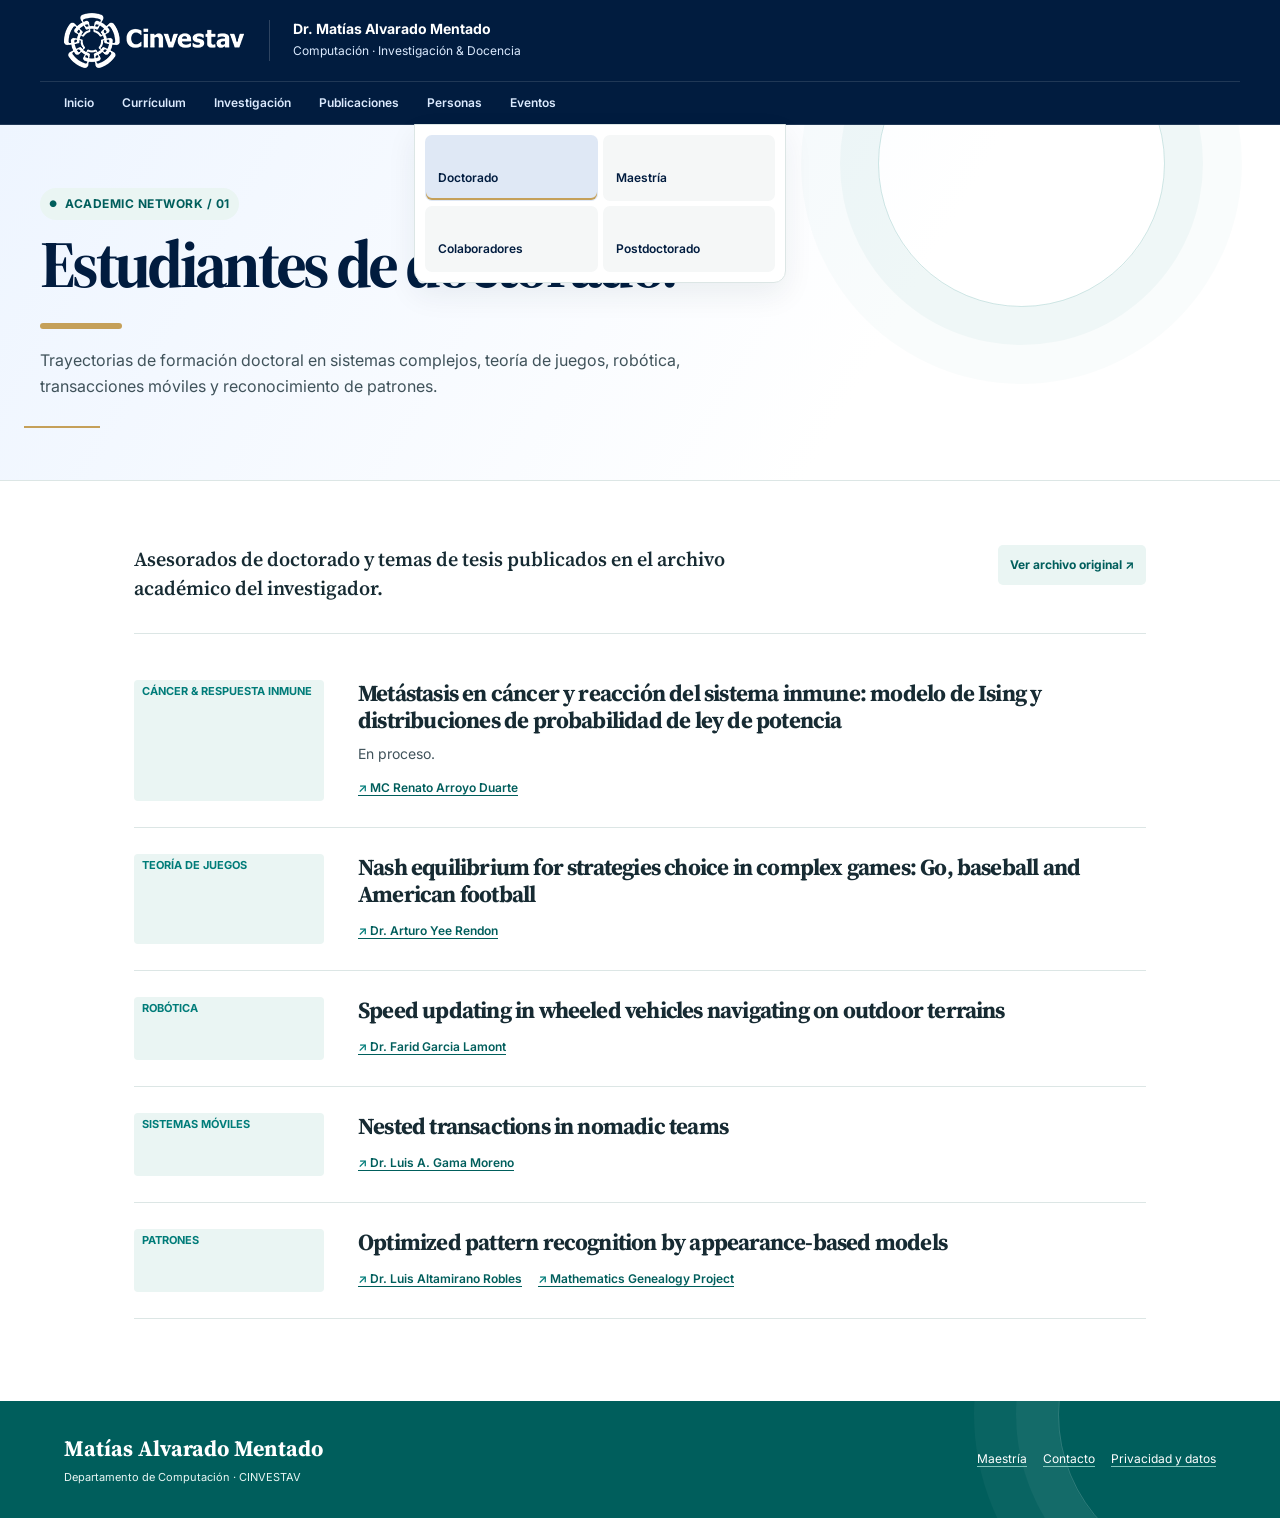
<file: Estudiantes doctorado.html>
<!doctype html>
<html lang="es-MX"><head><meta charset="utf-8"><meta name="viewport" content="width=device-width,initial-scale=1"><meta name="description" content="Asesorados de doctorado del Dr. Matías Alvarado Mentado."><title>Estudiantes de doctorado · Dr. Matías Alvarado</title><link rel="stylesheet" href="styles.css"></head>
<body><a class="skip" href="#contenido">Ir al contenido</a><header class="site-header"><div class="masthead"><a class="institution" href="https://www.cinvestav.mx/" aria-label="CINVESTAV"><strong>Cinvestav</strong><span>Centro de Investigación y de Estudios Avanzados del IPN</span></a><div class="identity"><h1>Dr. Matías Alvarado Mentado</h1><p>Computación · Investigación &amp; Docencia</p></div><button class="menu-button" type="button" data-menu aria-expanded="false" aria-controls="navegacion">Menú</button></div><nav class="nav" id="navegacion" data-nav aria-label="Navegación principal"><a href="index.html">Inicio</a><a href="curriculum.html">Currículum</a><a href="temas.html">Investigación</a><a href="publicaciones.html">Publicaciones</a><details open><summary>Personas</summary><div class="submenu"><a aria-current="page" href="Estudiantes%20doctorado.html">Doctorado</a><a href="Estudiantes%20maestria.html">Maestría</a><a href="Colaboradoresotrasinstitucions.html">Colaboradores</a><a href="https://delta.cs.cinvestav.mx/~matias/Colaboradorespostdoctorales.html">Postdoctorado</a></div></details><a href="Organizacioneventos.html">Eventos</a></nav></header><main id="contenido"><section class="subhero"><div class="subhero-inner"><span class="section-tag">Academic network / 01</span><h2>Estudiantes de doctorado.</h2><p>Trayectorias de formación doctoral en sistemas complejos, teoría de juegos, robótica, transacciones móviles y reconocimiento de patrones.</p></div></section><section class="archive-page"><div class="archive-intro"><p>Asesorados de doctorado y temas de tesis publicados en el archivo académico del investigador.</p><a href="https://delta.cs.cinvestav.mx/~matias/Estudiantes%20doctorado.html">Ver archivo original ↗</a></div><div class="record-list"><article class="record reveal"><span class="record-label">Cáncer &amp; respuesta inmune</span><div><h3>Metástasis en cáncer y reacción del sistema inmune: modelo de Ising y distribuciones de probabilidad de ley de potencia</h3><p>En proceso.</p><div class="links"><a href="https://delta.cs.cinvestav.mx/~matias/Estudiantes%20doctorado.html">MC Renato Arroyo Duarte</a></div></div></article><article class="record reveal"><span class="record-label">Teoría de juegos</span><div><h3>Nash equilibrium for strategies choice in complex games: Go, baseball and American football</h3><div class="links"><a href="https://www.researchgate.net/profile/Arturo_Rendon">Dr. Arturo Yee Rendon</a></div></div></article><article class="record reveal"><span class="record-label">Robótica</span><div><h3>Speed updating in wheeled vehicles navigating on outdoor terrains</h3><div class="links"><a href="https://www.researchgate.net/">Dr. Farid Garcia Lamont</a></div></div></article><article class="record reveal"><span class="record-label">Sistemas móviles</span><div><h3>Nested transactions in nomadic teams</h3><div class="links"><a href="https://dblp.uni-trier.de/">Dr. Luis A. Gama Moreno</a></div></div></article><article class="record reveal"><span class="record-label">Patrones</span><div><h3>Optimized pattern recognition by appearance-based models</h3><div class="links"><a href="https://delta.cs.cinvestav.mx/~matias/Estudiantes%20doctorado.html">Dr. Luis Altamirano Robles</a><a href="https://www.genealogy.math.ndsu.nodak.edu/">Mathematics Genealogy Project</a></div></div></article></div></section></main><footer class="site-footer"><div class="footer-inner"><div><div class="footer-brand">Matías Alvarado Mentado</div><small>Departamento de Computación · CINVESTAV</small></div><div class="footer-links"><a href="Estudiantes%20maestria.html">Maestría</a><a href="mailto:matias@cs.cinvestav.mx">Contacto</a></div></div></footer><script src="app.js"></script></body></html>
</file>
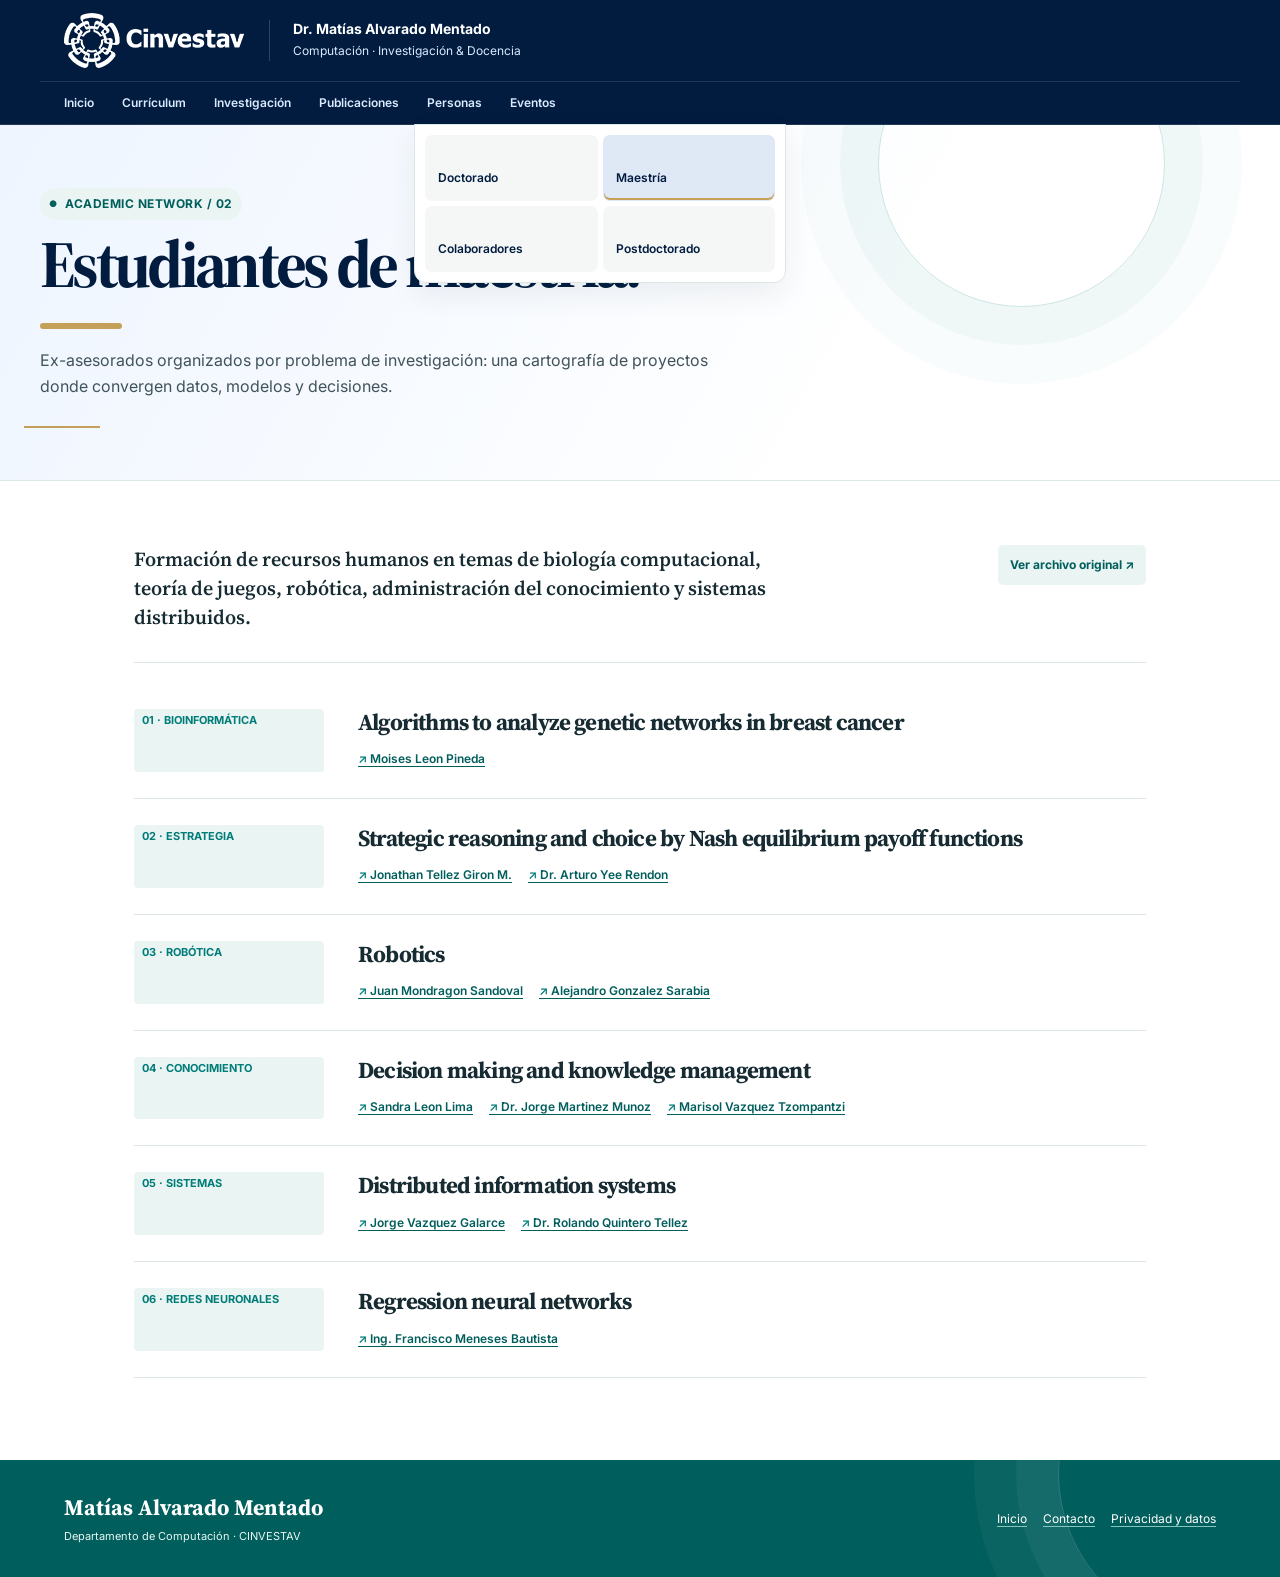
<file: Estudiantes maestria.html>
<!doctype html>
<html lang="es-MX"><head><meta charset="utf-8"><meta name="viewport" content="width=device-width,initial-scale=1"><meta name="description" content="Ex-asesorados de maestría del Dr. Matías Alvarado Mentado."><title>Estudiantes de maestría · Dr. Matías Alvarado</title><link rel="stylesheet" href="styles.css"></head>
<body><a class="skip" href="#contenido">Ir al contenido</a>
<header class="site-header"><div class="masthead"><a class="institution" href="https://www.cinvestav.mx/" aria-label="CINVESTAV"><strong>Cinvestav</strong><span>Centro de Investigación y de Estudios Avanzados del IPN</span></a><div class="identity"><h1>Dr. Matías Alvarado Mentado</h1><p>Computación · Investigación &amp; Docencia</p></div><button class="menu-button" type="button" data-menu aria-expanded="false" aria-controls="navegacion">Menú</button></div><nav class="nav" id="navegacion" data-nav aria-label="Navegación principal"><a href="index.html">Inicio</a><a href="https://delta.cs.cinvestav.mx/~matias/curriculum.html">Currículum</a><a href="https://delta.cs.cinvestav.mx/~matias/temas.html">Investigación</a><a href="https://delta.cs.cinvestav.mx/~matias/publicaciones.html">Publicaciones</a><details open><summary>Personas</summary><div class="submenu"><a href="https://delta.cs.cinvestav.mx/~matias/Estudiantes%20doctorado.html">Doctorado</a><a aria-current="page" href="Estudiantes%20maestria.html">Maestría</a><a href="Colaboradoresotrasinstitucions.html">Colaboradores</a><a href="https://delta.cs.cinvestav.mx/~matias/Colaboradorespostdoctorales.html">Postdoctorado</a></div></details><a href="Organizacioneventos.html">Eventos</a></nav></header>
<main id="contenido"><section class="subhero"><div class="subhero-inner"><span class="section-tag">Academic network / 02</span><h2>Estudiantes de maestría.</h2><p>Ex-asesorados organizados por problema de investigación: una cartografía de proyectos donde convergen datos, modelos y decisiones.</p></div></section><section class="archive-page"><div class="archive-intro"><p>Formación de recursos humanos en temas de biología computacional, teoría de juegos, robótica, administración del conocimiento y sistemas distribuidos.</p><a href="https://delta.cs.cinvestav.mx/~matias/Estudiantes%20maestria.html">Ver archivo original ↗</a></div><div class="record-list">
<article class="record reveal"><span class="record-label">01 · Bioinformática</span><div><h3>Algorithms to analyze genetic networks in breast cancer</h3><div class="links"><a href="https://www.youtube.com/watch?v=8qFtTpWBgpY">Moises Leon Pineda</a></div></div></article>
<article class="record reveal"><span class="record-label">02 · Estrategia</span><div><h3>Strategic reasoning and choice by Nash equilibrium payoff functions</h3><div class="links"><a href="http://www.youtube.com/watch?v=xHrb7ADi5b8">Jonathan Tellez Giron M.</a><a href="https://www.researchgate.net/profile/Arturo_Rendon">Dr. Arturo Yee Rendon</a></div></div></article>
<article class="record reveal"><span class="record-label">03 · Robótica</span><div><h3>Robotics</h3><div class="links"><a href="https://www.cs.cinvestav.mx/TesisGraduados/2013/TesisJuanMondragon.pdf">Juan Mondragon Sandoval</a><a href="https://www.cs.cinvestav.mx/tesisgraduados/2012/resumenJoseGonzalez.html">Alejandro Gonzalez Sarabia</a></div></div></article>
<article class="record reveal"><span class="record-label">04 · Conocimiento</span><div><h3>Decision making and knowledge management</h3><div class="links"><a href="https://www.outsideiq.com">Sandra Leon Lima</a><a href="https://www.researchgate.net/profile/Jorge_Munoz9">Dr. Jorge Martinez Munoz</a><a href="https://www.cs.cinvestav.mx/Estudiantes/TesisGraduados/2007/resumenMarisol.html">Marisol Vazquez Tzompantzi</a></div></div></article>
<article class="record reveal"><span class="record-label">05 · Sistemas</span><div><h3>Distributed information systems</h3><div class="links"><a href="http://www.posgradoingenieria.uagro.mx/node/27">Jorge Vazquez Galarce</a><a href="https://piiglab.org/investigadores/rqt-informacion-personal/">Dr. Rolando Quintero Tellez</a></div></div></article>
<article class="record reveal"><span class="record-label">06 · Redes neuronales</span><div><h3>Regression neural networks</h3><div class="links"><a href="https://www.researchgate.net/profile/Francisco_Meneses-Bautista">Ing. Francisco Meneses Bautista</a></div></div></article>
</div></section></main><footer class="site-footer"><div class="footer-inner"><div><div class="footer-brand">Matías Alvarado Mentado</div><small>Departamento de Computación · CINVESTAV</small></div><div class="footer-links"><a href="index.html">Inicio</a><a href="mailto:matias@cs.cinvestav.mx">Contacto</a></div></div></footer><script src="app.js"></script></body></html>
</file>
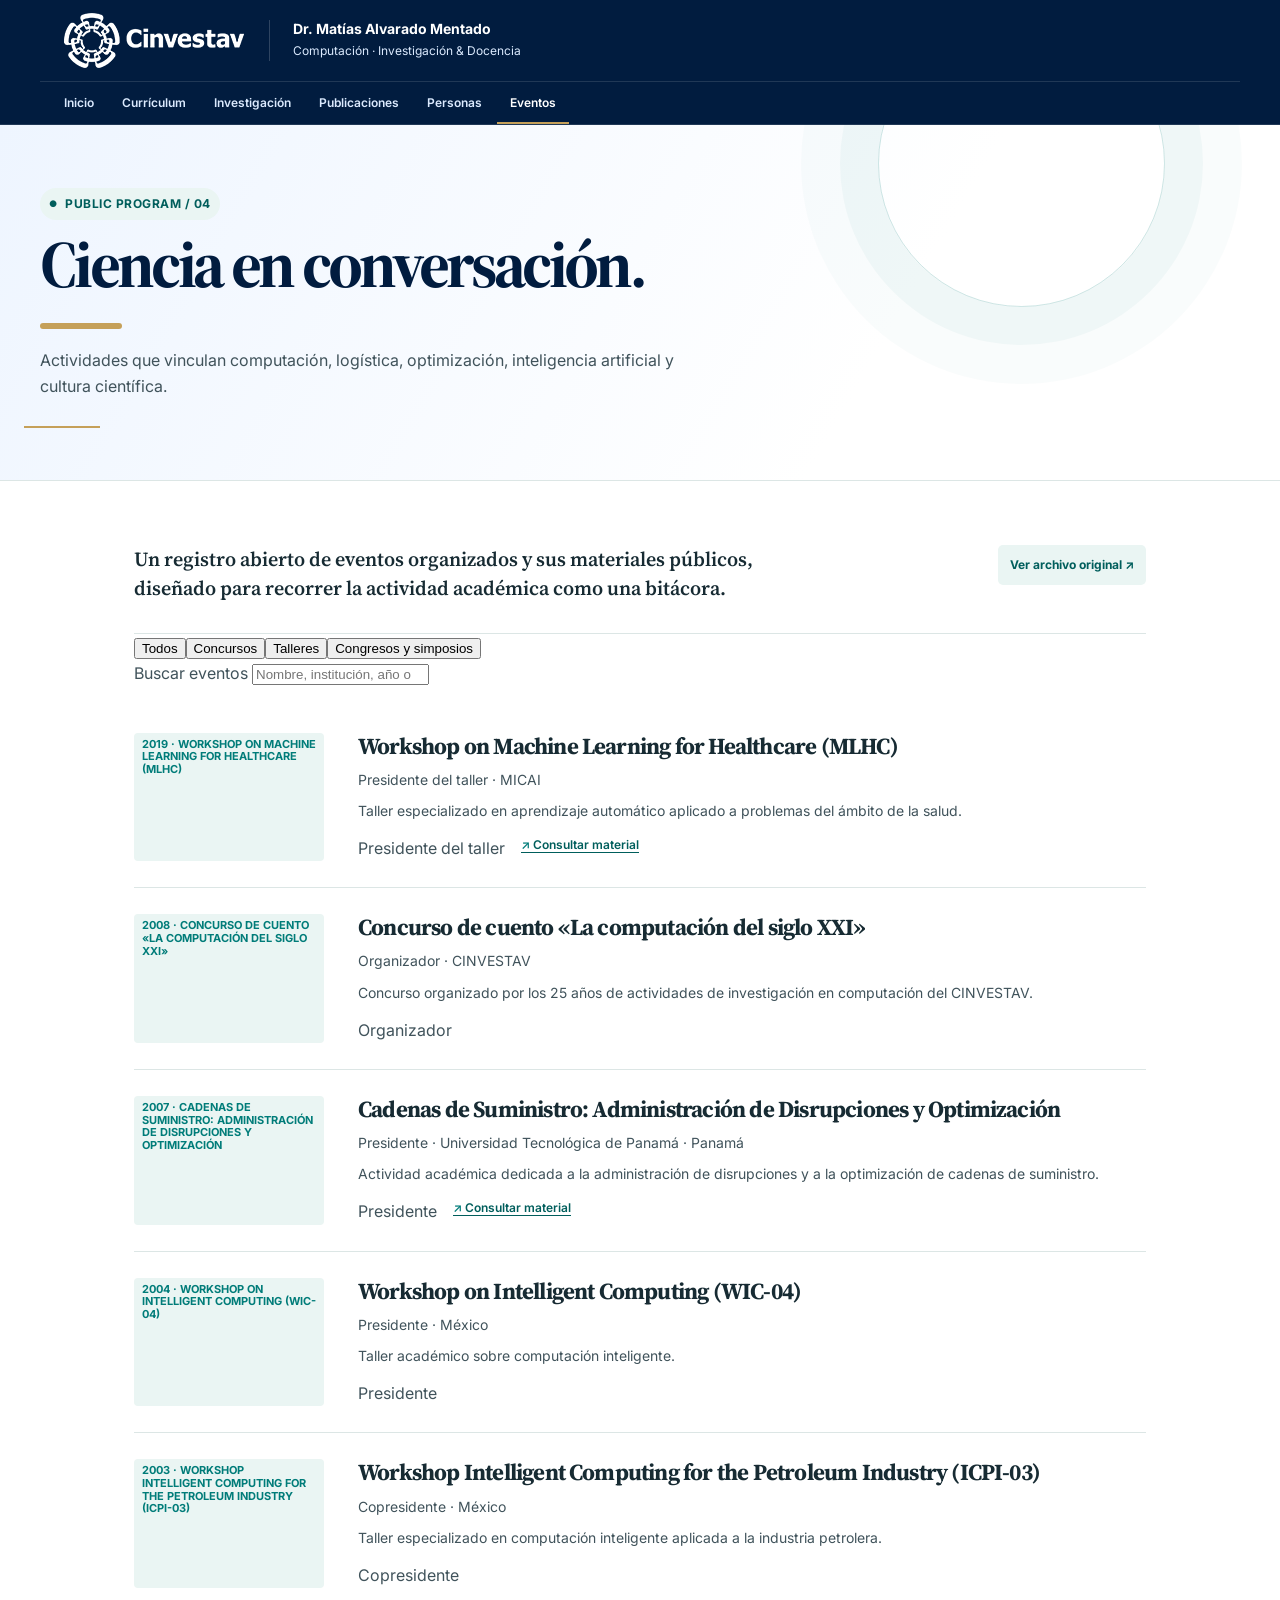
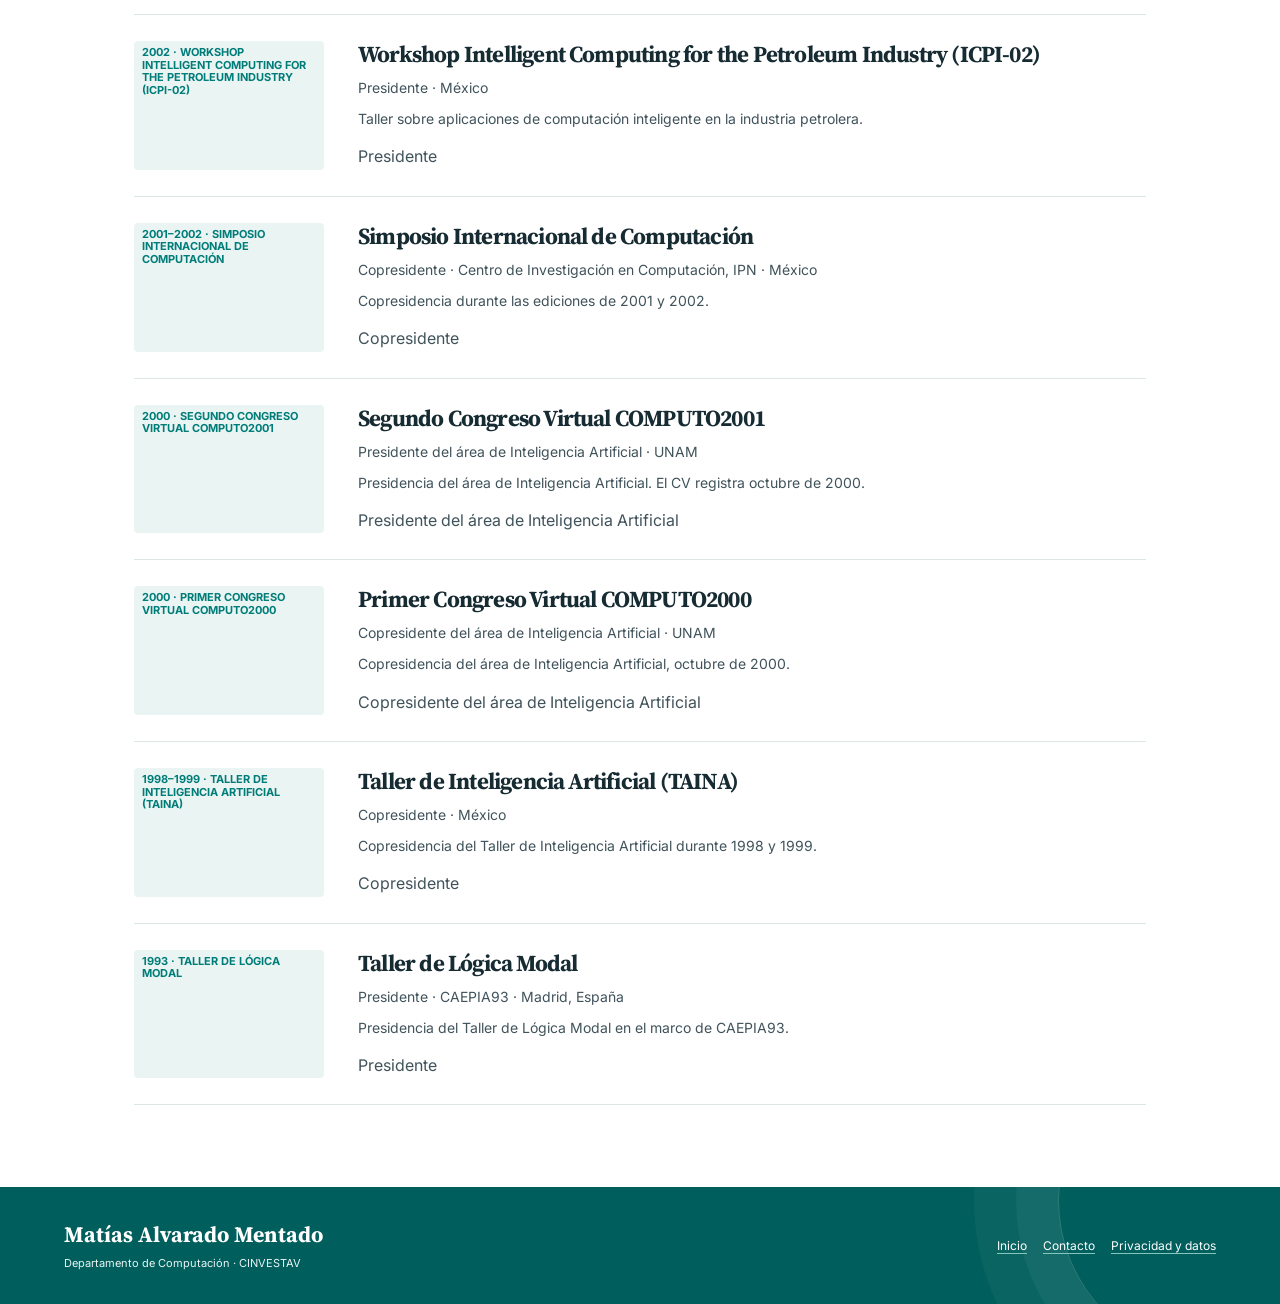
<file: Organizacioneventos.html>
<!doctype html>
<html lang="es-MX"><head><meta charset="utf-8"><meta name="viewport" content="width=device-width,initial-scale=1"><meta name="description" content="Eventos organizados por el Dr. Matías Alvarado Mentado."><title>Eventos · Dr. Matías Alvarado</title><link rel="stylesheet" href="styles.css"></head>
<body><a class="skip" href="#contenido">Ir al contenido</a><header class="site-header"><div class="masthead"><a class="institution" href="https://www.cinvestav.mx/" aria-label="CINVESTAV"><strong>Cinvestav</strong><span>Centro de Investigación y de Estudios Avanzados del IPN</span></a><div class="identity"><h1>Dr. Matías Alvarado Mentado</h1><p>Computación · Investigación &amp; Docencia</p></div><button class="menu-button" type="button" data-menu aria-expanded="false" aria-controls="navegacion">Menú</button></div><nav class="nav" id="navegacion" data-nav aria-label="Navegación principal"><a href="index.html">Inicio</a><a href="https://delta.cs.cinvestav.mx/~matias/curriculum.html">Currículum</a><a href="https://delta.cs.cinvestav.mx/~matias/temas.html">Investigación</a><a href="https://delta.cs.cinvestav.mx/~matias/publicaciones.html">Publicaciones</a><details><summary>Personas</summary><div class="submenu"><a href="https://delta.cs.cinvestav.mx/~matias/Estudiantes%20doctorado.html">Doctorado</a><a href="Estudiantes%20maestria.html">Maestría</a><a href="Colaboradoresotrasinstitucions.html">Colaboradores</a><a href="https://delta.cs.cinvestav.mx/~matias/Colaboradorespostdoctorales.html">Postdoctorado</a></div></details><a aria-current="page" href="Organizacioneventos.html">Eventos</a></nav></header><main id="contenido"><section class="subhero"><div class="subhero-inner"><span class="section-tag">Public program / 04</span><h2>Ciencia en conversación.</h2><p>Actividades que vinculan computación, logística, optimización, inteligencia artificial y cultura científica.</p></div></section><section class="archive-page"><div class="archive-intro"><p>Un registro abierto de eventos organizados y sus materiales públicos, diseñado para recorrer la actividad académica como una bitácora.</p><a href="https://delta.cs.cinvestav.mx/~matias/Organizacioneventos.html">Ver archivo original ↗</a></div><div class="record-list"><article class="record reveal"><span class="record-label">2008 · Concurso</span><div><h3>Primer Concurso de Cuento</h3><p>La Computación del Siglo 21: entre lo natural y lo artificial de la inteligencia y la vida.</p><div class="links"><a href="http://delta.cs.cinvestav.mx/~matias/Copia_de_uno/Primera.html">Consultar material del evento</a></div></div></article><article class="record reveal"><span class="record-label">2007 · Logística</span><div><h3>Cadenas de Suministro para logística</h3><p>Administración de Disrupciones y Optimización.</p><div class="links"><a href="http://delta.cs.cinvestav.mx/~matias/Panama/Cadenas.html">Consultar evento</a><a href="http://delta.cs.cinvestav.mx/~matias/PDF/CadenasSuministroTomaDecisionesversion_04junio.pdf">Ver PDF publicado</a></div></div></article></div></section><section class="dark-lab"><div class="page"><div class="section-top reveal"><div><span class="section-tag">Continuar explorando</span><h3>Archivo de conferencias.</h3></div><p>Accesos directos a los materiales relacionados ya existentes en el sitio.</p></div><div class="people-stream"><a class="person-link" href="https://delta.cs.cinvestav.mx/~matias/Conferencias.html"><span class="kind">Conferencias</span><h4>Archivo de conferencias</h4><p>Consulta el índice disponible en el sitio original.</p></a><a class="person-link" href="https://delta.cs.cinvestav.mx/~matias/Conferenciasdeinvestigacion.html"><span class="kind">Investigación</span><h4>Conferencias de investigación</h4><p>Materiales vinculados al trabajo académico.</p></a><a class="person-link" href="https://delta.cs.cinvestav.mx/~matias/Conferenciasdedivulgacion.html"><span class="kind">Divulgación</span><h4>Conferencias de divulgación</h4><p>Actividades para comunicar la ciencia.</p></a></div></div></section></main><footer class="site-footer"><div class="footer-inner"><div><div class="footer-brand">Matías Alvarado Mentado</div><small>Departamento de Computación · CINVESTAV</small></div><div class="footer-links"><a href="index.html">Inicio</a><a href="mailto:matias@cs.cinvestav.mx">Contacto</a></div></div></footer><script src="app.js"></script></body></html>
</file>
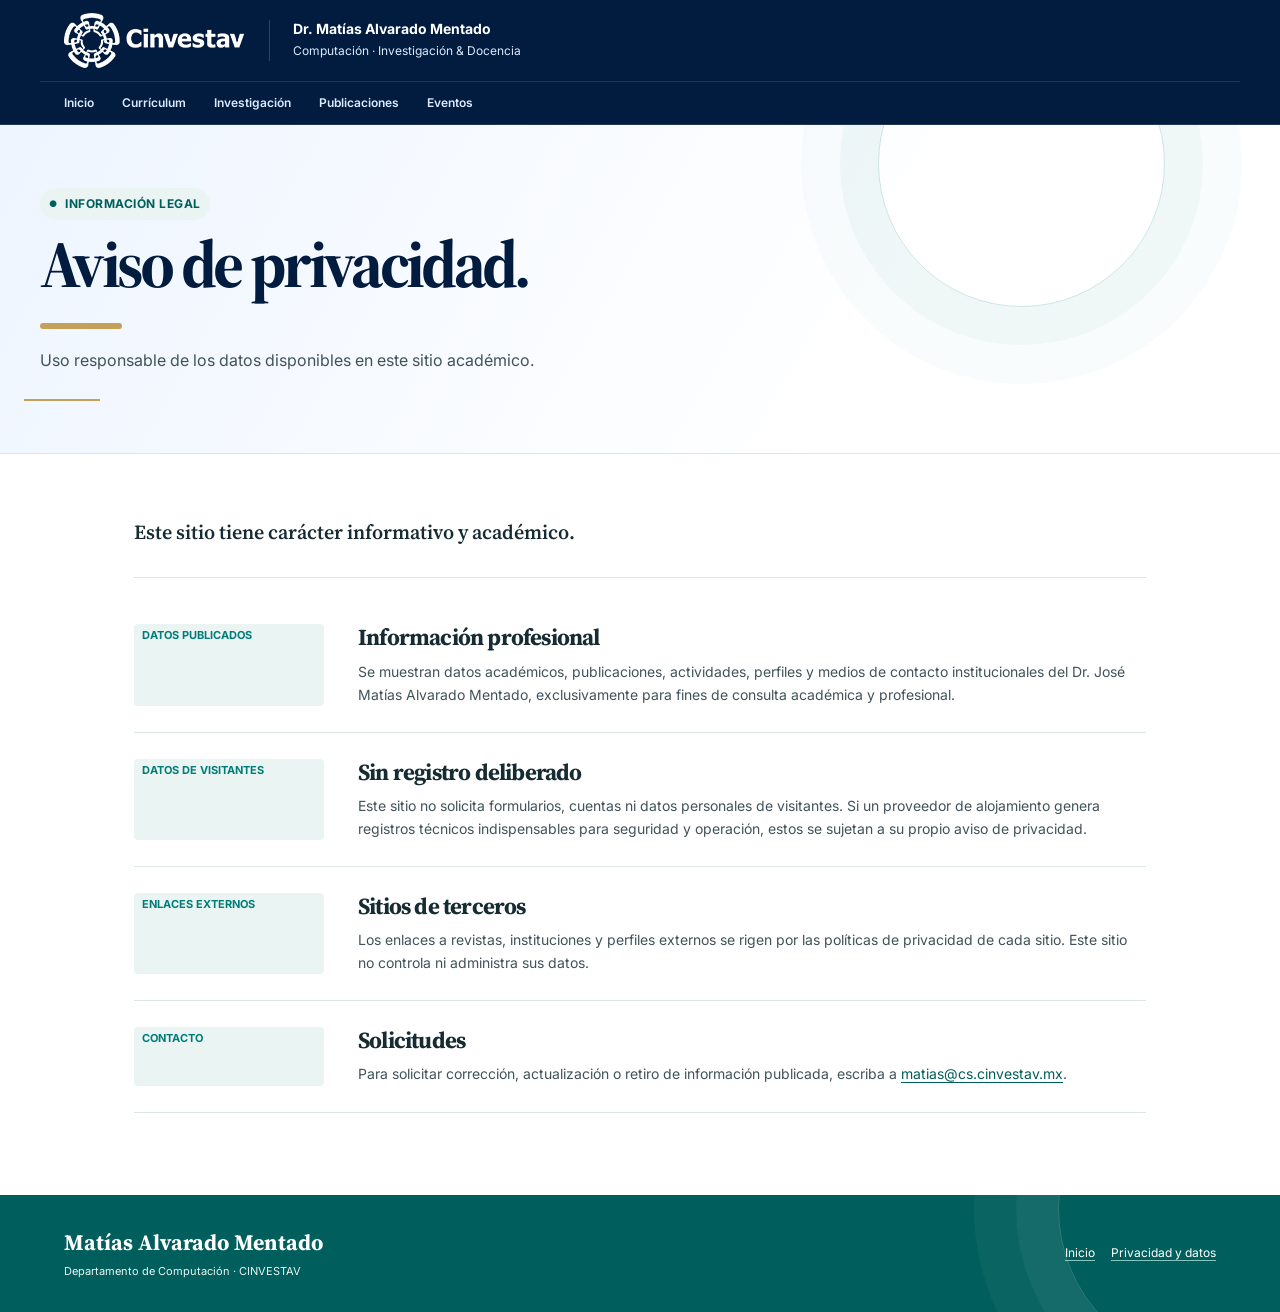
<file: privacidad.html>
<!doctype html>
<html lang="es-MX"><head><meta charset="utf-8"><meta name="viewport" content="width=device-width,initial-scale=1"><meta name="description" content="Aviso de privacidad y uso de datos del sitio académico del Dr. Matías Alvarado Mentado."><title>Aviso de privacidad · Dr. Matías Alvarado</title><link rel="stylesheet" href="styles.css"></head>
<body><a class="skip" href="#contenido">Ir al contenido</a><header class="site-header"><div class="masthead"><a class="institution" href="https://www.cinvestav.mx/" aria-label="CINVESTAV"><strong>Cinvestav</strong></a><div class="identity"><h1>Dr. Matías Alvarado Mentado</h1><p>Computación · Investigación &amp; Docencia</p></div></div><nav class="nav" aria-label="Navegación principal"><a href="index.html">Inicio</a><a href="curriculum.html">Currículum</a><a href="temas.html">Investigación</a><a href="publicaciones.html">Publicaciones</a><a href="Organizacioneventos.html">Eventos</a></nav></header><main id="contenido"><section class="subhero"><div class="subhero-inner"><span class="section-tag">Información legal</span><h2>Aviso de privacidad.</h2><p>Uso responsable de los datos disponibles en este sitio académico.</p></div></section><section class="archive-page"><div class="archive-intro"><p>Este sitio tiene carácter informativo y académico.</p></div><div class="record-list"><article class="record"><span class="record-label">Datos publicados</span><div><h3>Información profesional</h3><p>Se muestran datos académicos, publicaciones, actividades, perfiles y medios de contacto institucionales del Dr. José Matías Alvarado Mentado, exclusivamente para fines de consulta académica y profesional.</p></div></article><article class="record"><span class="record-label">Datos de visitantes</span><div><h3>Sin registro deliberado</h3><p>Este sitio no solicita formularios, cuentas ni datos personales de visitantes. Si un proveedor de alojamiento genera registros técnicos indispensables para seguridad y operación, estos se sujetan a su propio aviso de privacidad.</p></div></article><article class="record"><span class="record-label">Enlaces externos</span><div><h3>Sitios de terceros</h3><p>Los enlaces a revistas, instituciones y perfiles externos se rigen por las políticas de privacidad de cada sitio. Este sitio no controla ni administra sus datos.</p></div></article><article class="record"><span class="record-label">Contacto</span><div><h3>Solicitudes</h3><p>Para solicitar corrección, actualización o retiro de información publicada, escriba a <a href="mailto:matias@cs.cinvestav.mx">matias@cs.cinvestav.mx</a>.</p></div></article></div></section></main><footer class="site-footer"><div class="footer-inner"><div><div class="footer-brand">Matías Alvarado Mentado</div><small>Departamento de Computación · CINVESTAV</small></div><div class="footer-links"><a href="index.html">Inicio</a><a aria-current="page" href="privacidad.html">Privacidad y datos</a></div></div></footer></body></html>
</file>
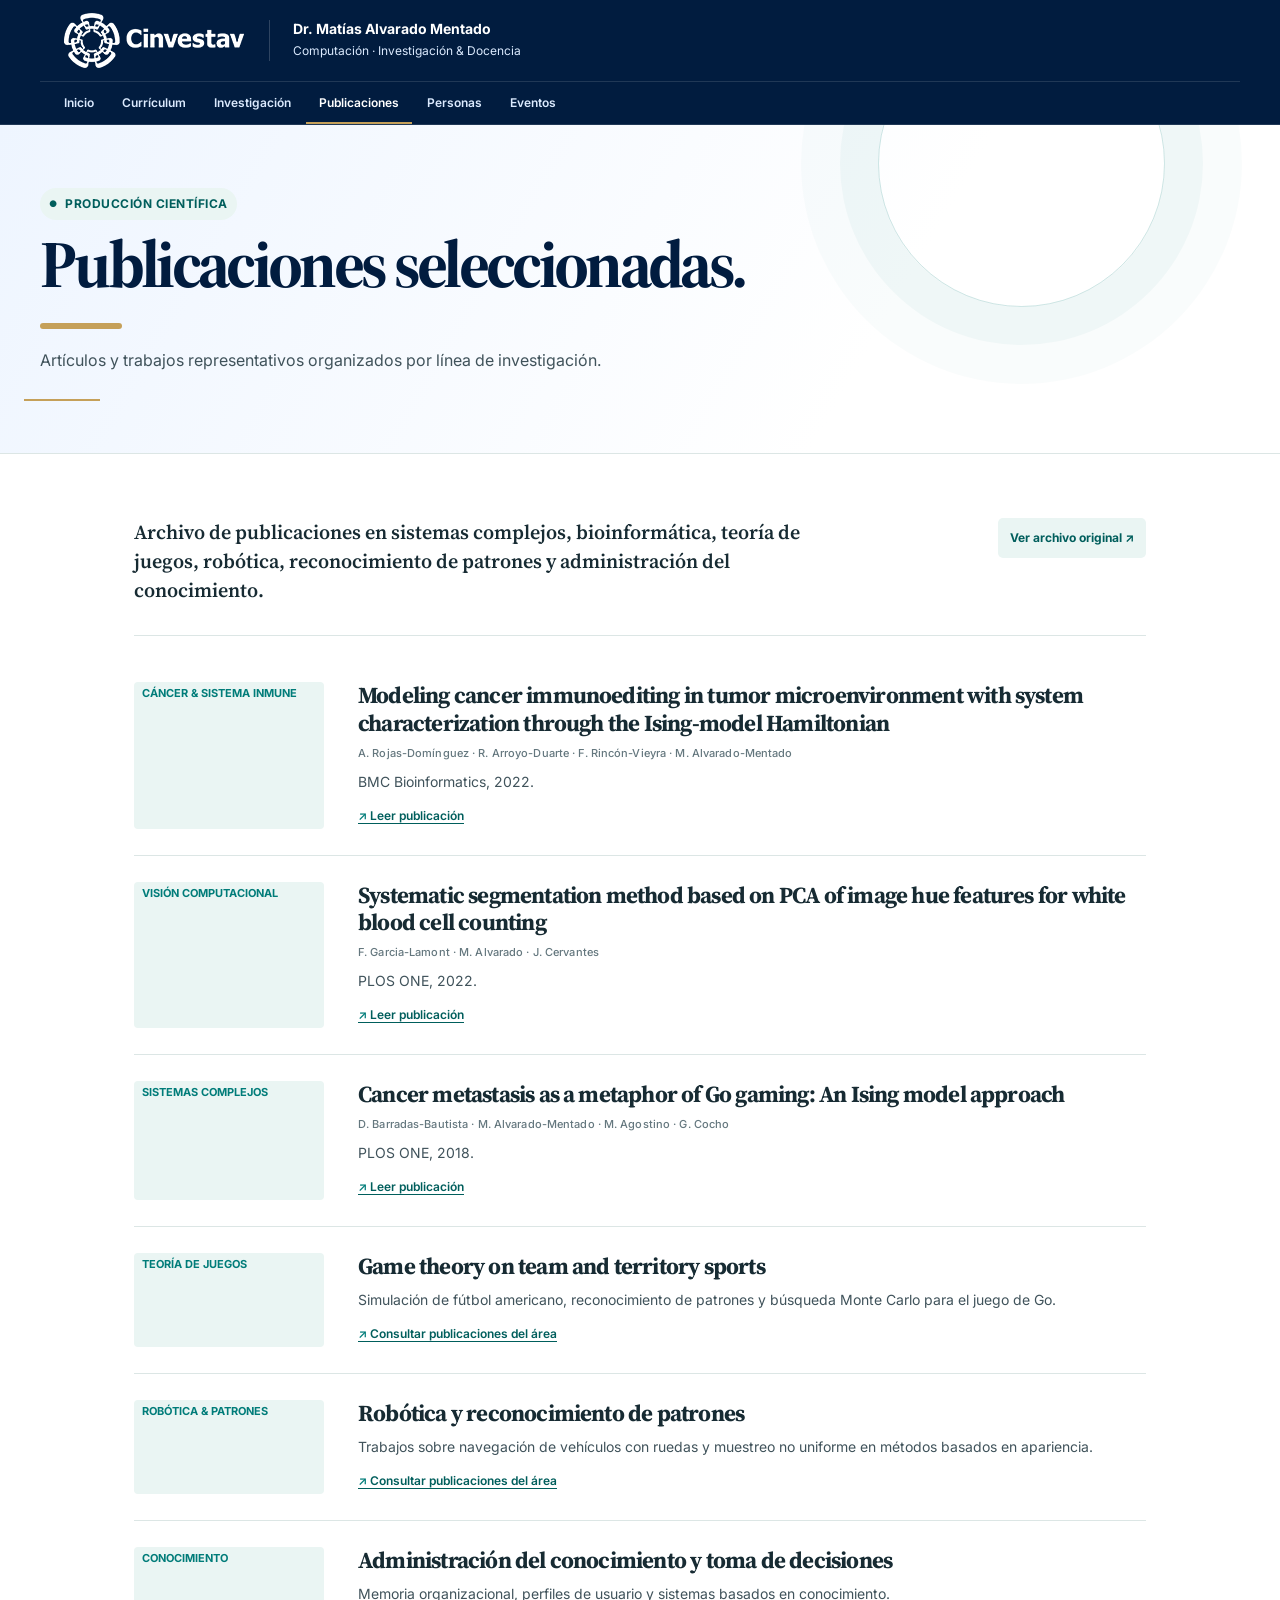
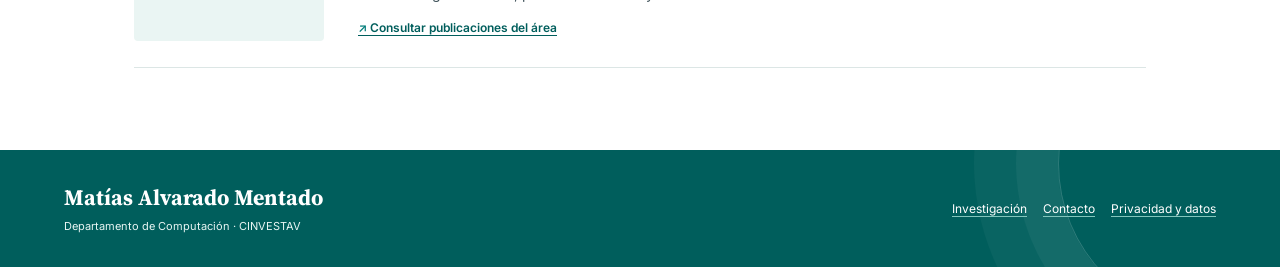
<file: publicaciones.html>
<!doctype html>
<html lang="es-MX"><head><meta charset="utf-8"><meta name="viewport" content="width=device-width,initial-scale=1"><meta name="description" content="Publicaciones del Dr. Matías Alvarado Mentado."><title>Publicaciones · Dr. Matías Alvarado</title><link rel="stylesheet" href="styles.css"></head>
<body><a class="skip" href="#contenido">Ir al contenido</a><header class="site-header"><div class="masthead"><a class="institution" href="https://www.cinvestav.mx/" aria-label="CINVESTAV"><strong>Cinvestav</strong><span>Centro de Investigación y de Estudios Avanzados del IPN</span></a><div class="identity"><h1>Dr. Matías Alvarado Mentado</h1><p>Computación · Investigación &amp; Docencia</p></div><button class="menu-button" type="button" data-menu aria-expanded="false" aria-controls="navegacion">Menú</button></div><nav class="nav" id="navegacion" data-nav aria-label="Navegación principal"><a href="index.html">Inicio</a><a href="curriculum.html">Currículum</a><a href="temas.html">Investigación</a><a aria-current="page" href="publicaciones.html">Publicaciones</a><details><summary>Personas</summary><div class="submenu"><a href="Estudiantes%20doctorado.html">Doctorado</a><a href="Estudiantes%20maestria.html">Maestría</a><a href="Colaboradoresotrasinstitucions.html">Colaboradores</a><a href="https://delta.cs.cinvestav.mx/~matias/Colaboradorespostdoctorales.html">Postdoctorado</a></div></details><a href="Organizacioneventos.html">Eventos</a></nav></header><main id="contenido"><section class="subhero"><div class="subhero-inner"><span class="section-tag">Producción científica</span><h2>Publicaciones seleccionadas.</h2><p>Artículos y trabajos representativos organizados por línea de investigación.</p></div></section><section class="archive-page"><div class="archive-intro"><p>Archivo de publicaciones en sistemas complejos, bioinformática, teoría de juegos, robótica, reconocimiento de patrones y administración del conocimiento.</p><a href="https://delta.cs.cinvestav.mx/~matias/publicaciones.html">Ver archivo original ↗</a></div><div class="record-list"><article class="record reveal"><span class="record-label">Cáncer &amp; sistema inmune</span><div><h3>Modeling cancer immunoediting in tumor microenvironment with system characterization through the Ising-model Hamiltonian</h3><p>BMC Bioinformatics, 2022.</p><div class="links"><a href="https://bmcbioinformatics.biomedcentral.com/articles/10.1186/s12859-022-04731-w">Leer publicación</a></div></div></article><article class="record reveal"><span class="record-label">Visión computacional</span><div><h3>Systematic segmentation method based on PCA of image hue features for white blood cell counting</h3><p>PLOS ONE, 2022.</p><div class="links"><a href="https://journals.plos.org/plosone/article?id=10.1371/journal.pone.0261857">Leer publicación</a></div></div></article><article class="record reveal"><span class="record-label">Sistemas complejos</span><div><h3>Cancer metastasis as a metaphor of Go gaming: An Ising model approach</h3><p>PLOS ONE, 2018.</p><div class="links"><a href="https://journals.plos.org/plosone/article/metrics?id=10.1371/journal.pone.0195654">Leer publicación</a></div></div></article><article class="record reveal"><span class="record-label">Teoría de juegos</span><div><h3>Game theory on team and territory sports</h3><p>Simulación de fútbol americano, reconocimiento de patrones y búsqueda Monte Carlo para el juego de Go.</p><div class="links"><a href="https://delta.cs.cinvestav.mx/~matias/publicaciones.html">Consultar publicaciones del área</a></div></div></article><article class="record reveal"><span class="record-label">Robótica &amp; patrones</span><div><h3>Robótica y reconocimiento de patrones</h3><p>Trabajos sobre navegación de vehículos con ruedas y muestreo no uniforme en métodos basados en apariencia.</p><div class="links"><a href="https://delta.cs.cinvestav.mx/~matias/publicaciones.html">Consultar publicaciones del área</a></div></div></article><article class="record reveal"><span class="record-label">Conocimiento</span><div><h3>Administración del conocimiento y toma de decisiones</h3><p>Memoria organizacional, perfiles de usuario y sistemas basados en conocimiento.</p><div class="links"><a href="https://delta.cs.cinvestav.mx/~matias/publicaciones.html">Consultar publicaciones del área</a></div></div></article></div></section></main><footer class="site-footer"><div class="footer-inner"><div><div class="footer-brand">Matías Alvarado Mentado</div><small>Departamento de Computación · CINVESTAV</small></div><div class="footer-links"><a href="temas.html">Investigación</a><a href="mailto:matias@cs.cinvestav.mx">Contacto</a></div></div></footer><script src="app.js"></script></body></html>
</file>
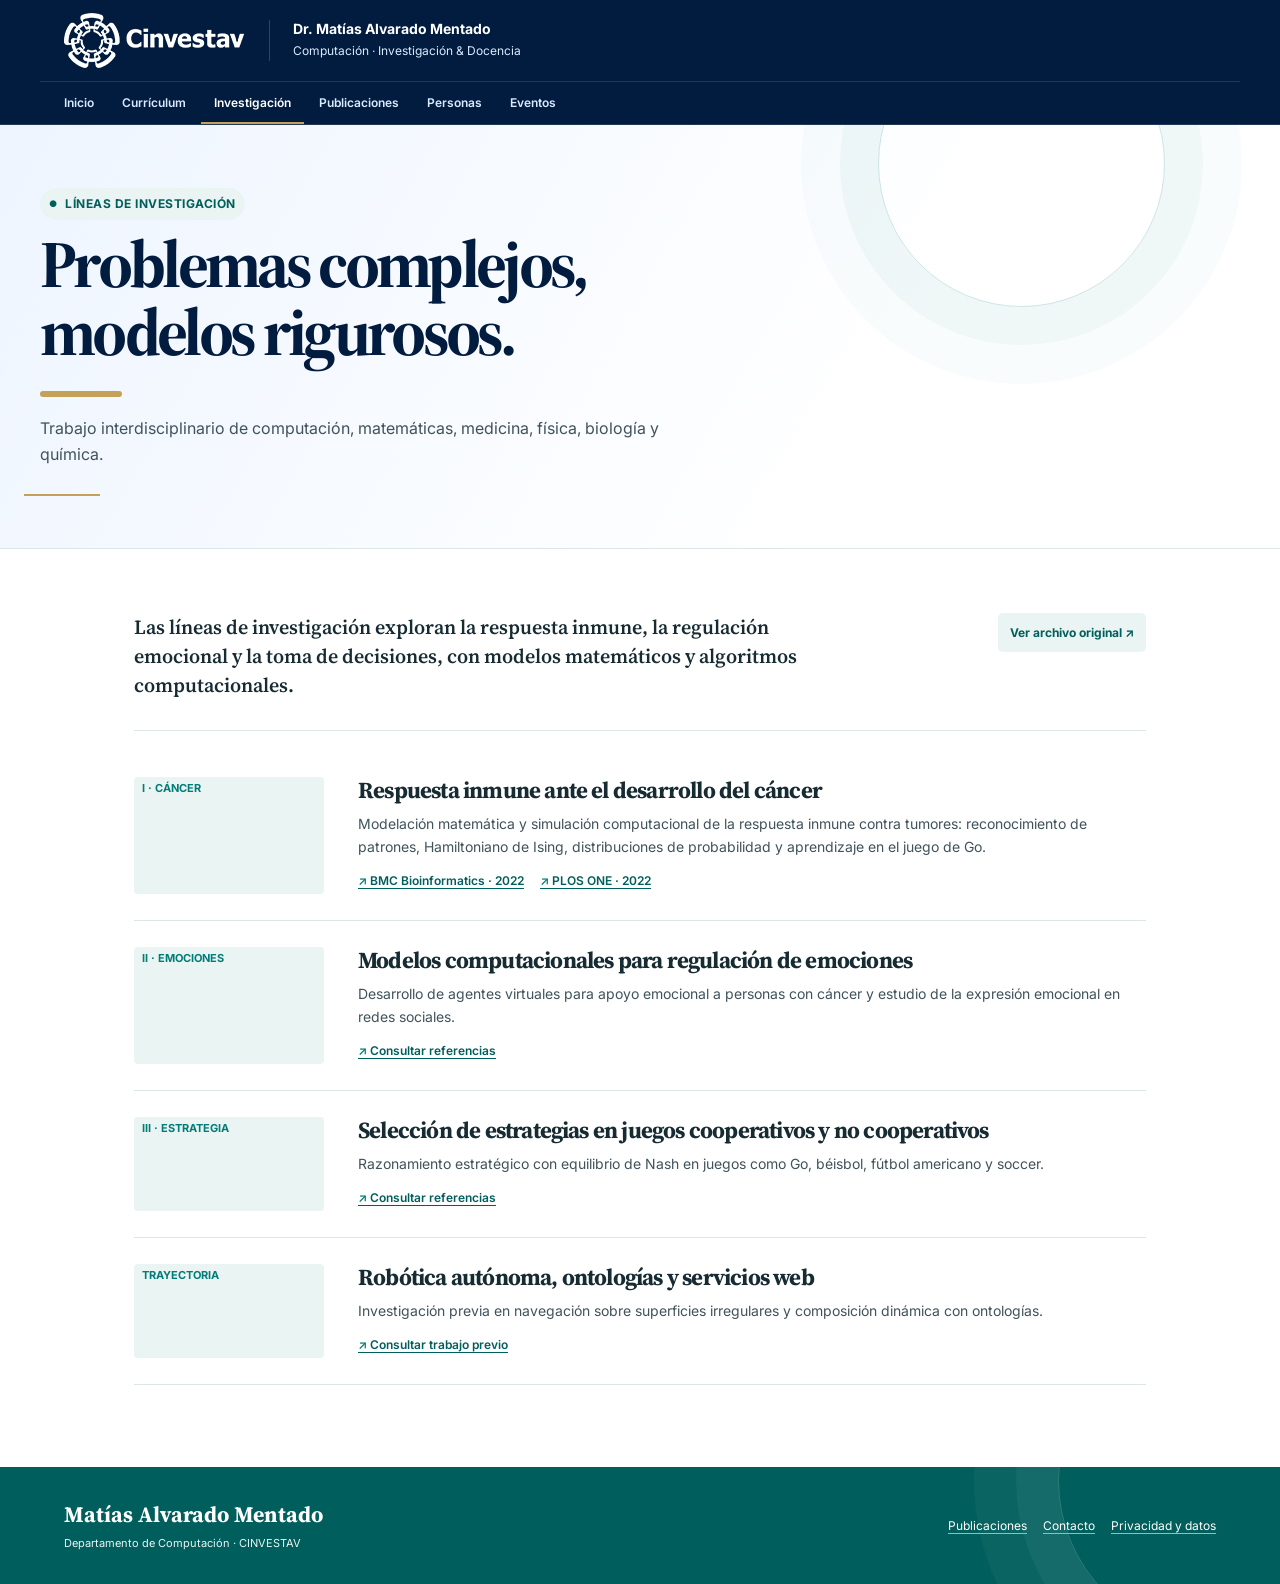
<file: temas.html>
<!doctype html>
<html lang="es-MX"><head><meta charset="utf-8"><meta name="viewport" content="width=device-width,initial-scale=1"><meta name="description" content="Temas de investigación del Dr. Matías Alvarado Mentado."><title>Investigación · Dr. Matías Alvarado</title><link rel="stylesheet" href="styles.css"></head>
<body><a class="skip" href="#contenido">Ir al contenido</a><header class="site-header"><div class="masthead"><a class="institution" href="https://www.cinvestav.mx/" aria-label="CINVESTAV"><strong>Cinvestav</strong><span>Centro de Investigación y de Estudios Avanzados del IPN</span></a><div class="identity"><h1>Dr. Matías Alvarado Mentado</h1><p>Computación · Investigación &amp; Docencia</p></div><button class="menu-button" type="button" data-menu aria-expanded="false" aria-controls="navegacion">Menú</button></div><nav class="nav" id="navegacion" data-nav aria-label="Navegación principal"><a href="index.html">Inicio</a><a href="curriculum.html">Currículum</a><a aria-current="page" href="temas.html">Investigación</a><a href="publicaciones.html">Publicaciones</a><details><summary>Personas</summary><div class="submenu"><a href="Estudiantes%20doctorado.html">Doctorado</a><a href="Estudiantes%20maestria.html">Maestría</a><a href="Colaboradoresotrasinstitucions.html">Colaboradores</a><a href="https://delta.cs.cinvestav.mx/~matias/Colaboradorespostdoctorales.html">Postdoctorado</a></div></details><a href="Organizacioneventos.html">Eventos</a></nav></header><main id="contenido"><section class="subhero"><div class="subhero-inner"><span class="section-tag">Líneas de investigación</span><h2>Problemas complejos, modelos rigurosos.</h2><p>Trabajo interdisciplinario de computación, matemáticas, medicina, física, biología y química.</p></div></section><section class="archive-page"><div class="archive-intro"><p>Las líneas de investigación exploran la respuesta inmune, la regulación emocional y la toma de decisiones, con modelos matemáticos y algoritmos computacionales.</p><a href="https://delta.cs.cinvestav.mx/~matias/temas.html">Ver archivo original ↗</a></div><div class="record-list"><article class="record reveal"><span class="record-label">I · Cáncer</span><div><h3>Respuesta inmune ante el desarrollo del cáncer</h3><p>Modelación matemática y simulación computacional de la respuesta inmune contra tumores: reconocimiento de patrones, Hamiltoniano de Ising, distribuciones de probabilidad y aprendizaje en el juego de Go.</p><div class="links"><a href="https://bmcbioinformatics.biomedcentral.com/articles/10.1186/s12859-022-04731-w">BMC Bioinformatics · 2022</a><a href="https://journals.plos.org/plosone/article?id=10.1371/journal.pone.0261857">PLOS ONE · 2022</a></div></div></article><article class="record reveal"><span class="record-label">II · Emociones</span><div><h3>Modelos computacionales para regulación de emociones</h3><p>Desarrollo de agentes virtuales para apoyo emocional a personas con cáncer y estudio de la expresión emocional en redes sociales.</p><div class="links"><a href="https://delta.cs.cinvestav.mx/~matias/temas.html">Consultar referencias</a></div></div></article><article class="record reveal"><span class="record-label">III · Estrategia</span><div><h3>Selección de estrategias en juegos cooperativos y no cooperativos</h3><p>Razonamiento estratégico con equilibrio de Nash en juegos como Go, béisbol, fútbol americano y soccer.</p><div class="links"><a href="https://delta.cs.cinvestav.mx/~matias/temas.html">Consultar referencias</a></div></div></article><article class="record reveal"><span class="record-label">Trayectoria</span><div><h3>Robótica autónoma, ontologías y servicios web</h3><p>Investigación previa en navegación sobre superficies irregulares y composición dinámica con ontologías.</p><div class="links"><a href="https://delta.cs.cinvestav.mx/~matias/temas.html">Consultar trabajo previo</a></div></div></article></div></section></main><footer class="site-footer"><div class="footer-inner"><div><div class="footer-brand">Matías Alvarado Mentado</div><small>Departamento de Computación · CINVESTAV</small></div><div class="footer-links"><a href="publicaciones.html">Publicaciones</a><a href="mailto:matias@cs.cinvestav.mx">Contacto</a></div></div></footer><script src="app.js"></script></body></html>
</file>
<file: styles.css>
@import url('https://fonts.googleapis.com/css2?family=Inter:wght@400;500;600;700&family=Source+Serif+4:opsz,wght@8..60,600;8..60,700&display=swap');
:root{--brand:#007c79;--brand-dark:#005e5c;--brand-soft:#eaf5f3;--ink:#172b33;--text:#40535b;--muted:#64777e;--surface:#fff;--canvas:#f5f7f7;--line:#dce6e5;--serif:'Source Serif 4',Georgia,serif;--sans:Inter,Arial,sans-serif;--radius:12px;--shadow:0 12px 30px rgba(20,48,57,.07)}
*{box-sizing:border-box}html{scroll-behavior:smooth}body{margin:0;color:var(--text);background:var(--surface);font:16px/1.65 var(--sans)}a{color:var(--brand-dark);text-decoration-thickness:1px;text-underline-offset:3px}.skip{position:absolute;left:-999px;top:auto}.skip:focus{left:16px;top:16px;z-index:100;padding:10px 14px;color:var(--ink);background:#fff;outline:3px solid var(--brand)}
.site-header{position:sticky;z-index:10;top:0;background:rgba(255,255,255,.97);border-top:5px solid var(--brand);border-bottom:1px solid var(--line);backdrop-filter:blur(12px)}.masthead{max-width:1200px;min-height:77px;margin:auto;padding:13px 24px;display:flex;align-items:center;gap:25px}.institution{display:flex;align-items:center;min-width:169px;text-decoration:none}.institution img{display:block;width:150px;height:auto}.identity{padding-left:23px;border-left:1px solid var(--line)}.identity h1{margin:0;color:var(--ink);font-size:14px;line-height:1.25}.identity p{margin:3px 0 0;color:var(--muted);font-size:12px}.menu-button{display:none;margin-left:auto;padding:8px 11px;border:1px solid var(--line);background:#fff;color:var(--brand-dark);font:600 12px var(--sans)}.nav{max-width:1200px;margin:auto;padding:0 24px;display:flex;gap:2px;align-items:center;border-top:1px solid var(--line)}.nav a,.nav summary{padding:11px 13px;color:var(--ink);font-size:12px;font-weight:600;text-decoration:none;list-style:none;cursor:pointer}.nav a:first-child{padding-left:0}.nav a:hover,.nav a[aria-current=page],.nav summary:hover{color:var(--brand);box-shadow:inset 0 -2px var(--brand)}.nav summary::-webkit-details-marker{display:none}.nav details{position:relative}.submenu{position:absolute;min-width:190px;padding:6px;background:#fff;border:1px solid var(--line);box-shadow:var(--shadow)}.submenu a{display:block;padding:8px 10px}.submenu a:hover{background:var(--brand-soft);box-shadow:none}
.hero{background:var(--canvas);border-bottom:1px solid var(--line)}.hero-grid{max-width:1200px;margin:auto;padding:76px 24px 68px;display:grid;grid-template-columns:minmax(0,1.2fr) minmax(330px,.8fr);gap:70px;align-items:center}.eyebrow,.section-tag{color:var(--brand);font-size:12px;font-weight:700;letter-spacing:.04em;text-transform:uppercase}.eyebrow{margin:0 0 15px}.hero h2{max-width:695px;margin:0;color:var(--ink);font:700 clamp(2.5rem,5.4vw,4.5rem)/1.03 var(--serif);letter-spacing:-.05em}.hero h2 em{color:var(--brand);font-style:normal}.hero-text{max-width:620px;margin:21px 0 28px;font-size:17px}.actions{display:flex;gap:10px;flex-wrap:wrap}.button{display:inline-flex;align-items:center;justify-content:center;padding:12px 16px;border:1px solid var(--brand);border-radius:6px;background:var(--brand);color:#fff;font-size:13px;font-weight:700;text-decoration:none;transition:background .18s,border-color .18s,transform .18s}.button:hover{background:var(--brand-dark);border-color:var(--brand-dark);transform:translateY(-1px)}.button.ghost{background:transparent;color:var(--brand-dark)}.button.ghost:hover{background:var(--brand-soft)}.network-wrap{position:relative;min-height:320px;padding:28px;border:1px solid #cfe5e1;border-radius:var(--radius);background:#fff;box-shadow:var(--shadow)}.network-wrap:before{content:'MODELO COMPUTACIONAL';position:absolute;top:16px;left:20px;color:var(--muted);font-size:10px;font-weight:700;letter-spacing:.06em}.network{width:100%;height:100%;min-height:260px}.signal-card{position:absolute;right:20px;bottom:18px;width:190px;padding:12px 13px;border-left:3px solid var(--brand);background:rgba(255,255,255,.94);box-shadow:0 6px 18px rgba(20,48,57,.08)}.signal-card span{color:var(--muted);font-size:10px;font-weight:700}.signal-card strong{display:block;margin:4px 0;color:var(--ink);font-size:13px}.signal-card p{display:none}.hero-metrics{display:none}
.page{max-width:1200px;margin:auto;padding:78px 24px}.section-top{display:flex;justify-content:space-between;gap:35px;align-items:end;margin-bottom:30px}.section-top h3{max-width:660px;margin:6px 0 0;color:var(--ink);font:700 clamp(2rem,3.7vw,3.3rem)/1.08 var(--serif);letter-spacing:-.045em}.section-top p{max-width:325px;margin:0;font-size:14px}.research-section{padding-top:80px}.research-grid{display:grid;grid-template-columns:repeat(4,1fr);gap:16px}.research-card{position:relative;min-height:245px;padding:22px;border:1px solid var(--line);border-radius:var(--radius);background:#fff;color:var(--ink);text-decoration:none;transition:transform .2s,box-shadow .2s,border-color .2s}.research-card:hover{border-color:#99cbc5;box-shadow:var(--shadow);transform:translateY(-3px)}.research-card .num{color:var(--brand);font-size:12px;font-weight:700}.research-card h4{margin:47px 0 12px;font:700 21px/1.15 var(--serif);letter-spacing:-.025em}.research-card p{margin:0;font-size:13px}.research-card .arrow{position:absolute;bottom:18px;right:20px;color:var(--brand);font-size:19px}.research-card:before{content:'';position:absolute;right:21px;top:23px;width:34px;height:34px;border:2px solid var(--brand);border-radius:50%}.research-card:nth-child(2):before{border-radius:6px;border-color:#6fa4a0}.research-card:nth-child(3):before{border-radius:0;border-width:0 0 2px 2px;transform:rotate(-45deg)}.research-card:nth-child(4):before{width:30px;height:30px;border-color:#9dbd61;transform:rotate(45deg)}
.dark-lab{background:var(--canvas);border-top:1px solid var(--line);border-bottom:1px solid var(--line)}.dark-lab .page{padding-top:74px;padding-bottom:74px}.lab-grid{display:grid;grid-template-columns:1.25fr .75fr;gap:25px}.publication-stack{background:#fff;border:1px solid var(--line);border-radius:var(--radius)}.publication{display:grid;grid-template-columns:70px 1fr;gap:16px;padding:21px;border-bottom:1px solid var(--line);text-decoration:none;transition:background .18s}.publication:last-child{border-bottom:0}.publication:hover{background:var(--brand-soft)}.publication .year{color:var(--brand);font-size:13px;font-weight:700}.publication .area{display:block;margin-bottom:5px;color:var(--muted);font-size:11px;font-weight:700;text-transform:uppercase}.publication h4{margin:0;color:var(--ink);font:700 16px/1.34 var(--serif)}.publication p{margin:5px 0 0;font-size:12px}.methods-panel{padding:28px;border:1px solid #cfe5e1;border-radius:var(--radius);background:var(--brand-soft)}.methods-panel h4{margin:8px 0 18px;color:var(--ink);font:700 24px/1.13 var(--serif)}.methods-panel ul{margin:0;padding:0;list-style:none}.methods-panel li{padding:10px 0;border-bottom:1px solid #c7e1dc;font-size:13px}.methods-panel li:before{content:'•';margin-right:8px;color:var(--brand);font-weight:800}
.people-section{padding-bottom:88px}.people-stream{display:grid;grid-template-columns:repeat(3,1fr);gap:16px}.person-link{min-height:192px;padding:22px;border:1px solid var(--line);border-radius:var(--radius);background:#fff;color:var(--ink);text-decoration:none;transition:transform .2s,box-shadow .2s}.person-link:hover{box-shadow:var(--shadow);transform:translateY(-3px)}.person-link .kind{color:var(--brand);font-size:11px;font-weight:700;text-transform:uppercase}.person-link h4{margin:32px 0 8px;font:700 21px/1.13 var(--serif);letter-spacing:-.025em}.person-link p{margin:0;font-size:13px}.site-footer{background:var(--brand-dark);color:#e8f6f4}.footer-inner{max-width:1200px;margin:auto;padding:32px 24px;display:flex;justify-content:space-between;gap:30px}.footer-brand{color:#fff;font:700 22px var(--serif)}.site-footer small{display:block;margin-top:5px;font-size:11px}.footer-links{display:flex;flex-wrap:wrap;gap:16px;align-items:center;font-size:12px}.footer-links a{color:#fff;text-decoration-color:#83c6bd}
.subhero{padding:63px 24px 52px;background:var(--canvas);border-bottom:1px solid var(--line)}.subhero-inner{max-width:1200px;margin:auto}.subhero h2{max-width:770px;margin:10px 0 0;color:var(--ink);font:700 clamp(2.6rem,5.2vw,4.4rem)/1.02 var(--serif);letter-spacing:-.055em}.subhero p{max-width:680px;margin:18px 0 0;font-size:16px}.archive-page{max-width:1060px;margin:auto;padding:64px 24px 82px}.archive-intro{display:flex;justify-content:space-between;gap:30px;padding:0 0 30px;border-bottom:1px solid var(--line)}.archive-intro p{max-width:680px;margin:0;color:var(--ink);font:600 20px/1.45 var(--serif)}.archive-intro a{height:max-content;padding:10px 12px;border-radius:5px;background:var(--brand-soft);font-size:12px;font-weight:700;text-decoration:none}.record-list{margin-top:20px}.record{display:grid;grid-template-columns:190px 1fr;gap:34px;padding:26px 0;border-bottom:1px solid var(--line)}.record-label{color:var(--brand);font-size:11px;font-weight:700;text-transform:uppercase}.record h3{margin:0;color:var(--ink);font:700 23px/1.18 var(--serif);letter-spacing:-.035em}.record p{margin:8px 0 0;font-size:14px}.record .links{display:flex;flex-wrap:wrap;gap:7px 16px;margin-top:13px}.record .links a{font-size:12px;font-weight:600}.record .links a:before{content:'↗ ';color:var(--brand)}.reveal{opacity:0;transform:translateY(13px);transition:opacity .5s ease,transform .5s ease}.reveal.visible{opacity:1;transform:none}
@media(max-width:820px){.hero-grid{grid-template-columns:1fr;gap:30px;padding-top:58px}.network-wrap{min-height:270px}.research-grid{grid-template-columns:repeat(2,1fr)}.lab-grid{grid-template-columns:1fr}.people-stream{grid-template-columns:1fr 1fr}.record{grid-template-columns:150px 1fr;gap:25px}}
@media(max-width:600px){.masthead{min-height:67px;padding:11px 17px;gap:13px}.institution{min-width:104px}.institution img{width:112px}.identity{padding-left:12px}.identity h1{font-size:11px}.identity p{display:none}.menu-button{display:block}.nav{display:none;position:absolute;left:0;right:0;padding:7px 17px 14px;background:#fff;border-bottom:1px solid var(--line);box-shadow:var(--shadow)}.nav.is-open{display:grid}.nav a,.nav a:first-child,.nav summary{padding:9px 0;border-bottom:1px solid var(--line)}.nav details{position:static}.submenu{position:static;border:0;border-left:2px solid var(--brand);box-shadow:none}.hero-grid{padding:48px 18px 50px}.hero h2{font-size:clamp(2.6rem,13vw,3.6rem)}.hero-text{font-size:16px}.network-wrap{min-height:236px;padding:18px}.network{min-height:190px}.signal-card{display:none}.page{padding:57px 18px}.section-top{display:block;margin-bottom:24px}.section-top p{margin-top:14px}.research-grid{grid-template-columns:1fr}.research-card{min-height:210px}.dark-lab .page{padding:57px 18px}.people-stream{grid-template-columns:1fr}.footer-inner{display:block;padding:28px 18px}.footer-links{margin-top:17px}.subhero{padding:50px 18px 42px}.subhero h2{font-size:clamp(2.5rem,12vw,3.5rem)}.archive-page{padding:48px 18px 64px}.archive-intro{display:block}.archive-intro a{display:inline-block;margin-top:18px}.record{grid-template-columns:1fr;gap:8px;padding:22px 0}.record h3{font-size:21px}}
@media(prefers-reduced-motion:reduce){html{scroll-behavior:auto}.reveal{opacity:1;transform:none;transition:none}.button,.research-card,.person-link{transition:none}}

/* Logotipo institucional descargado desde el portal oficial de Cinvestav. */
.institution{width:180px;height:55px;background:url('assets/cinvestav-logo.png') left center/contain no-repeat}.institution strong,.institution span{position:absolute;overflow:hidden;width:1px;height:1px;clip:rect(0 0 0 0);white-space:nowrap}
@media(max-width:600px){.institution{width:118px;height:36px}}

/* Sustituye la red decorativa por un esquema de método legible. */
.network{display:none}.network-wrap{display:flex;align-items:center;justify-content:center}.network-wrap:after{content:'Datos\A Modelos\A Sistemas';white-space:pre;position:relative;color:var(--brand-dark);font:700 33px/1.2 var(--serif);letter-spacing:-.04em}.network-wrap:after{padding-left:30px;border-left:2px solid var(--brand)}

/* El contenido no depende de JavaScript para ser legible. */
.reveal{opacity:1;transform:none}.js .reveal{opacity:0;transform:translateY(13px)}.js .reveal.visible{opacity:1;transform:none}

/* Motion: deliberadamente breve y no intrusivo. */
@keyframes rise-in{from{opacity:0;transform:translateY(18px)}to{opacity:1;transform:none}}
@keyframes method-pulse{0%,100%{opacity:.88;transform:translateY(0)}50%{opacity:1;transform:translateY(-4px)}}
@keyframes route-line{from{transform:scaleX(0);transform-origin:left}45%{transform:scaleX(1);transform-origin:left}55%{transform:scaleX(1);transform-origin:right}100%{transform:scaleX(0);transform-origin:right}}
@keyframes soft-glow{0%,100%{box-shadow:0 12px 30px rgba(20,48,57,.07)}50%{box-shadow:0 16px 36px rgba(0,124,121,.16)}}
.hero-copy{animation:rise-in .7s ease-out both}.network-wrap{animation:rise-in .8s .12s ease-out both}.network-wrap:after{animation:method-pulse 4.5s ease-in-out infinite}.subhero-inner{animation:rise-in .55s ease-out both}.subhero:after{content:'';display:block;width:76px;height:2px;margin-top:26px;background:var(--brand);animation:route-line 3.8s ease-in-out infinite}.js .reveal{transition:opacity .55s ease var(--delay,0ms),transform .55s cubic-bezier(.2,.7,.2,1) var(--delay,0ms)}.research-card:hover,.person-link:hover{animation:soft-glow 1.7s ease-in-out infinite}.record{transition:border-color .25s,background .25s,padding-left .25s}.record:hover{padding-left:12px;border-bottom-color:#9acbc5;background:linear-gradient(90deg,var(--brand-soft),transparent 70%)}.record:hover .record-label{color:var(--brand-dark)}.nav a,.nav summary{transition:color .18s,box-shadow .18s}.button{transition:background .18s,border-color .18s,transform .18s,box-shadow .18s}.button:hover{box-shadow:0 8px 18px rgba(0,124,121,.2)}
@media(prefers-reduced-motion:reduce){.hero-copy,.network-wrap,.network-wrap:after,.subhero-inner,.subhero:after,.research-card:hover,.person-link:hover{animation:none}.js .reveal{transition:none}}

/* Capas visuales y controles de navegación. */
@keyframes grid-drift{from{background-position:0 0,0 0}to{background-position:34px 34px,34px 34px}}
@keyframes orbit-dot{0%,100%{transform:translate(0,0)}25%{transform:translate(76px,-18px)}50%{transform:translate(148px,7px)}75%{transform:translate(76px,25px)}}
@keyframes rise-button{from{opacity:0;transform:translateY(8px)}to{opacity:1;transform:none}}
.reading-progress{position:fixed;z-index:100;top:0;left:0;width:100%;height:4px;transform:scaleX(0);transform-origin:left;background:var(--brand);transition:transform .08s linear}.back-to-top{position:fixed;z-index:15;right:23px;bottom:22px;width:42px;height:42px;border:1px solid #b8d8d3;border-radius:50%;background:#fff;color:var(--brand-dark);box-shadow:0 7px 20px rgba(20,48,57,.13);font-size:20px;opacity:0;transform:translateY(10px);pointer-events:none;transition:opacity .2s,transform .2s}.back-to-top.is-visible{opacity:1;transform:none;pointer-events:auto}.back-to-top:hover{background:var(--brand);color:#fff;border-color:var(--brand)}.hero{position:relative;background:linear-gradient(105deg,#f8fbfa 0%,var(--canvas) 55%,#edf7f5 100%)}.hero:after{content:'';position:absolute;inset:0;pointer-events:none;background:linear-gradient(rgba(0,124,121,.035) 1px,transparent 1px),linear-gradient(90deg,rgba(0,124,121,.035) 1px,transparent 1px);background-size:34px 34px;mask-image:linear-gradient(90deg,#000 0%,transparent 72%);animation:grid-drift 18s linear infinite}.hero-grid{position:relative;z-index:1}.network-wrap{overflow:hidden}.network-wrap:before{z-index:2}.network-wrap:after{z-index:2}.network-wrap .signal-card{z-index:3}.network-wrap{background:radial-gradient(circle at 20% 70%,rgba(0,124,121,.11) 0 4px,transparent 5px),radial-gradient(circle at 60% 23%,rgba(0,124,121,.12) 0 4px,transparent 5px),#fff}.network-wrap .signal-card:before{content:'';position:absolute;width:10px;height:10px;border-radius:50%;left:-5px;top:-5px;background:var(--brand);animation:orbit-dot 5.5s ease-in-out infinite}.research-card{overflow:hidden}.research-card:after{content:'';position:absolute;left:0;bottom:0;width:100%;height:4px;transform:scaleX(0);transform-origin:left;background:var(--brand);transition:transform .25s ease}.research-card:hover:after{transform:scaleX(1)}.person-link{position:relative;overflow:hidden}.person-link:after{content:'↗';position:absolute;right:20px;bottom:16px;color:var(--brand);font-size:20px;opacity:0;transform:translate(-8px,8px);transition:.2s}.person-link:hover:after{opacity:1;transform:none}.button{animation:rise-button .45s .35s ease-out both}.button.ghost{animation-delay:.46s}.nav a{position:relative}.nav a:not([aria-current=page]):after{content:'';position:absolute;bottom:5px;left:13px;right:13px;height:1px;background:var(--brand);transform:scaleX(0);transition:transform .2s}.nav a:first-child:after{left:0}.nav a:hover:after{transform:scaleX(1)}
@media(max-width:600px){.back-to-top{right:15px;bottom:15px;width:39px;height:39px}.hero:after{mask-image:none;opacity:.55}.network-wrap .signal-card:before{display:none}}
@media(prefers-reduced-motion:reduce){.reading-progress{transition:none}.hero:after,.network-wrap .signal-card:before,.button{animation:none}}

/* Tratamiento editorial distintivo para las páginas de archivo. */
:root{--accent:#d7b45a;--accent-soft:#fbf5e4}
.subhero{position:relative;overflow:hidden;background:linear-gradient(105deg,#fff 0%,#f7fbfa 62%,#e4f4f1 62%,#e4f4f1 100%)}.subhero:before{content:'';position:absolute;right:9%;top:-105px;width:285px;height:285px;border:1px solid rgba(0,124,121,.22);border-radius:50%;box-shadow:0 0 0 38px rgba(0,124,121,.055),0 0 0 77px rgba(0,124,121,.035)}.subhero-inner{position:relative;z-index:1}.subhero h2{max-width:710px}.subhero h2:after{content:'';display:block;width:82px;height:6px;margin-top:25px;border-radius:6px;background:var(--accent)}.subhero .section-tag{display:inline-flex;align-items:center;gap:8px;padding:6px 9px;background:var(--brand-soft);border-radius:20px}.subhero .section-tag:before{content:'●';font-size:9px}.archive-page{position:relative}.archive-page:before{content:'';position:absolute;left:24px;top:64px;bottom:82px;width:1px;background:linear-gradient(var(--brand),var(--line) 28%,var(--line) 72%,var(--accent))}.archive-intro{padding-left:34px}.record-list{position:relative;padding-left:34px}.record:before{content:'';position:absolute;left:-40px;top:34px;width:11px;height:11px;border:3px solid var(--brand);border-radius:50%;background:#fff;transition:.25s}.record:hover:before{border-color:var(--accent);background:var(--accent);transform:scale(1.18)}.record-label{display:inline-block;padding:5px 8px;border-radius:4px;background:var(--brand-soft);line-height:1.15}.record h3{position:relative}.record h3:after{content:'↗';display:inline-block;margin-left:9px;color:var(--brand);font:500 17px var(--sans);opacity:0;transform:translateX(-6px);transition:.2s}.record:hover h3:after{opacity:1;transform:none}.record:hover{border-radius:0 8px 8px 0;box-shadow:inset 3px 0 var(--brand)}.record .links a{padding-bottom:2px;border-bottom:1px solid transparent}.record .links a:hover{border-bottom-color:var(--brand)}.site-footer{position:relative;overflow:hidden}.site-footer:after{content:'';position:absolute;right:-95px;top:-145px;width:315px;height:315px;border:1px solid rgba(255,255,255,.18);border-radius:50%;box-shadow:0 0 0 42px rgba(255,255,255,.045),0 0 0 84px rgba(255,255,255,.035)}.footer-inner{position:relative;z-index:1}.publication-stack{overflow:hidden}.publication:first-child{border-left:4px solid var(--brand)}.publication:nth-child(2){border-left:4px solid #75aca6}.publication:nth-child(3){border-left:4px solid var(--accent)}.publication:hover{transform:translateX(4px)}.methods-panel{background:linear-gradient(145deg,var(--brand-soft),#fff);position:relative;overflow:hidden}.methods-panel:after{content:'∿';position:absolute;right:13px;bottom:-43px;color:rgba(0,124,121,.11);font:160px var(--serif);line-height:1}.people-stream .person-link:nth-child(2){background:var(--brand-soft)}.people-stream .person-link:nth-child(3){background:var(--accent-soft)}
@media(max-width:600px){.subhero{background:#f7fbfa}.subhero:before{right:-110px;top:-80px}.archive-page:before{left:18px;top:48px;bottom:64px}.archive-intro,.record-list{padding-left:26px}.record:before{left:-32px}.subhero h2:after{margin-top:18px;width:58px}}

/* Futurismo académico: tecnología al servicio de los datos y la investigación. */
@keyframes data-sweep{0%{transform:translateX(-130%)}55%,100%{transform:translateX(230%)}}
@keyframes node-breathe{0%,100%{opacity:.36;transform:scale(1)}50%{opacity:.85;transform:scale(1.08)}}
.hero{color:#fff;background:radial-gradient(circle at 72% 38%,#155967 0,transparent 31%),radial-gradient(circle at 18% 88%,#0c4b4e 0,transparent 25%),linear-gradient(125deg,#061b28 0%,#093142 58%,#082633 100%)}.hero:after{opacity:.9;background:linear-gradient(rgba(100,227,212,.075) 1px,transparent 1px),linear-gradient(90deg,rgba(100,227,212,.075) 1px,transparent 1px)}.hero h2{color:#fff}.hero h2 em{color:var(--cyan,#64e3d4)}.hero-text{color:#c7e3e2}.hero .eyebrow{color:#7ee5dc}.hero .button{border-color:#00a6a0;background:#00a6a0;color:#06202a}.hero .button:hover{background:#75e8dd;border-color:#75e8dd}.hero .button.ghost{border-color:rgba(255,255,255,.36);background:rgba(255,255,255,.04);color:#fff}.hero .button.ghost:hover{background:rgba(255,255,255,.12)}.network-wrap{border-color:rgba(115,228,218,.28);background:linear-gradient(145deg,rgba(5,32,43,.82),rgba(9,66,75,.7));box-shadow:0 24px 60px rgba(0,0,0,.24)}.network-wrap:before{color:#98ede5}.network-wrap:after{color:#e4fffb;border-color:#00a6a0;text-shadow:0 0 26px rgba(100,227,212,.18)}.network-wrap .signal-card{background:rgba(6,28,39,.75);border:1px solid rgba(100,227,212,.3);color:#fff;backdrop-filter:blur(10px)}.network-wrap .signal-card strong{color:#fff}.network-wrap .signal-card span{color:#94e7df}.network-wrap .signal-card:before{background:#75e8dd;box-shadow:0 0 0 6px rgba(117,232,221,.12),0 0 20px rgba(117,232,221,.7)}.network-wrap:after{position:relative}.network-wrap:after{animation:node-breathe 4.5s ease-in-out infinite}.network-wrap .signal-card:after{content:'';position:absolute;top:0;bottom:0;width:25%;background:linear-gradient(90deg,transparent,rgba(117,232,221,.22),transparent);animation:data-sweep 5s ease-in-out infinite}.subhero{color:#fff;background:radial-gradient(circle at 83% 28%,#155d69 0,transparent 24%),linear-gradient(120deg,#071e2a,#0b3b48)}.subhero:before{border-color:rgba(117,232,221,.31);box-shadow:0 0 0 38px rgba(117,232,221,.055),0 0 0 77px rgba(117,232,221,.035)}.subhero h2{color:#fff}.subhero p{color:#c6e4e2}.subhero .section-tag{color:#8eece4;background:rgba(117,232,221,.11)}.subhero h2:after{background:#75e8dd}.subhero:after{background:#75e8dd}.research-card{background:linear-gradient(145deg,#fff,#f5fbfa)}.research-card:hover{background:linear-gradient(145deg,#f8fffe,#e8f8f5)}.research-card:before{box-shadow:0 0 0 6px rgba(0,124,121,.06)}.publication:hover{background:linear-gradient(90deg,#e6f7f4,#fff)}.methods-panel{background:linear-gradient(145deg,#e4f6f3,#fdfefe)}
@media(max-width:600px){.subhero{background:linear-gradient(130deg,#071e2a,#0b3b48)}.hero{background:linear-gradient(140deg,#061b28,#093746)}}
@media(prefers-reduced-motion:reduce){.network-wrap:after,.network-wrap .signal-card:after{animation:none}}

/* Corrección visual: interfaz clara, composiciones asimétricas y sin énfasis cromático en titulares. */
.hero{color:var(--ink);background:linear-gradient(112deg,#fff 0%,#fff 55%,#edf8f6 55%,#dff2ee 100%)}.hero:after{opacity:1;background:radial-gradient(circle at 78% 25%,rgba(0,124,121,.12) 0 2px,transparent 3px),radial-gradient(circle at 68% 73%,rgba(0,124,121,.09) 0 2px,transparent 3px);background-size:36px 36px,52px 52px;mask-image:none;animation:none}.hero h2,.hero h2 em{color:var(--ink);font-style:normal}.hero-text{color:var(--text)}.hero .eyebrow{color:var(--brand)}.hero .button{background:var(--brand);border-color:var(--brand);color:#fff}.hero .button:hover{background:var(--brand-dark);border-color:var(--brand-dark)}.hero .button.ghost{border-color:var(--brand);background:#fff;color:var(--brand-dark)}.hero .button.ghost:hover{background:var(--brand-soft)}.network-wrap{min-height:365px;border:0;border-radius:76px 16px 76px 16px;background:linear-gradient(145deg,#e4f5f2,#fff 57%);box-shadow:none;overflow:hidden}.network-wrap:before{color:var(--brand-dark)}.network-wrap:after{color:var(--ink);border-color:var(--brand);text-shadow:none;animation:method-pulse 4.5s ease-in-out infinite}.network-wrap:after{font-size:37px}.network-wrap .signal-card{right:18px;bottom:22px;border:0;border-left:3px solid var(--brand);border-radius:0 12px 12px 0;background:#fff;color:var(--ink);box-shadow:0 10px 25px rgba(0,79,76,.11)}.network-wrap .signal-card strong{color:var(--ink)}.network-wrap .signal-card span{color:var(--brand-dark)}.network-wrap .signal-card:before{background:var(--brand);box-shadow:none;animation:none}.network-wrap .signal-card:after{display:none}.subhero{color:var(--ink);background:linear-gradient(105deg,#f7fbfa 0%,#f7fbfa 67%,#e4f5f2 67%,#e4f5f2 100%)}.subhero:before{border-color:rgba(0,124,121,.2);box-shadow:0 0 0 38px rgba(0,124,121,.04),0 0 0 77px rgba(0,124,121,.025)}.subhero h2{color:var(--ink)}.subhero p{color:var(--text)}.subhero .section-tag{color:var(--brand-dark);background:var(--brand-soft)}.subhero h2:after,.subhero:after{background:var(--accent)}.research-card{border-radius:26px 6px 26px 6px;background:#fff}.research-card:nth-child(2){border-radius:6px 26px 6px 26px;background:#f9fcfb}.research-card:nth-child(3){border-radius:26px 26px 6px 26px}.research-card:nth-child(4){border-radius:6px 26px 26px 26px;background:#f7fbfa}.research-card:hover{background:#fff;transform:translateY(-5px) rotate(-.25deg)}.people-stream .person-link{border-radius:22px 5px 22px 5px}.people-stream .person-link:nth-child(2){border-radius:5px 22px 5px 22px}.people-stream .person-link:nth-child(3){border-radius:22px 22px 5px 22px}.publication-stack{border-radius:22px 5px 22px 5px}.methods-panel{border-radius:5px 22px 5px 22px}.record:hover{background:linear-gradient(90deg,var(--brand-soft),transparent 55%);box-shadow:inset 3px 0 var(--brand)}
@media(max-width:600px){.hero{background:linear-gradient(160deg,#fff 0%,#fff 60%,#e2f4f0 100%)}.network-wrap{min-height:270px;border-radius:48px 10px 48px 10px}.network-wrap:after{font-size:30px}.subhero{background:#f7fbfa}.subhero:before{right:-110px;top:-90px}}
@media(prefers-reduced-motion:reduce){.network-wrap:after{animation:none}}

/* Megamenú de comunidad y ficha bibliográfica visible. */
.submenu{display:grid;grid-template-columns:1fr 1fr;gap:5px;min-width:372px;padding:10px;border-radius:0 0 12px 12px}.submenu a{min-height:66px;padding:12px!important;border:1px solid transparent;border-radius:7px;background:var(--canvas);font-size:12px;display:flex;align-items:end}.submenu a:hover{border-color:#b6dbd6;background:var(--brand-soft)}.publication-meta{margin:7px 0 0!important;color:var(--muted)!important;font-size:11px!important;font-weight:500;letter-spacing:.01em}.network-wrap:after{content:'Cáncer\A Estrategia\A Robótica';line-height:1.28}.network-wrap .signal-card p{display:block;margin:0;color:var(--muted);font-size:11px;line-height:1.45}.network-wrap .signal-card{width:225px}
@media(max-width:600px){.submenu{display:block;min-width:0;padding:6px}.submenu a{min-height:auto;padding:9px!important;background:transparent;border:0;border-radius:0}.network-wrap .signal-card{width:190px}}

/* Los registros se mantienen limpios: sin círculos/nodos de lectura laterales. */
.archive-page:before,.record:before{display:none}.archive-intro,.record-list{padding-left:0}.record:hover{padding-left:12px}

/* Hero simplificado: una sola pieza visual, sin tarjetas superpuestas ni patrón decorativo. */
.hero{background:linear-gradient(112deg,#fff 0%,#fff 60%,#edf8f6 60%,#e1f2ef 100%)}.hero:after{display:none}.hero-grid{min-height:500px;padding-top:66px;padding-bottom:58px}.network-wrap{min-height:230px;padding:0;border:0;border-radius:0;background:transparent;box-shadow:none;overflow:visible}.network-wrap:before,.network-wrap .signal-card{display:none}.network-wrap:after{content:'Cáncer\A Estrategia\A Robótica';padding:7px 0 7px 26px;border-left:2px solid var(--brand);color:var(--ink);font:700 38px/1.24 var(--serif);letter-spacing:-.04em;animation:none}.network-wrap .signal-card:before,.network-wrap .signal-card:after{display:none}@media(max-width:820px){.hero-grid{min-height:auto;gap:18px}.network-wrap{min-height:150px}.network-wrap:after{font-size:31px}}@media(max-width:600px){.hero-grid{padding-top:48px;padding-bottom:42px}.network-wrap{min-height:135px}.network-wrap:after{font-size:28px;padding-left:18px}}

/* Sistema editorial inspirado en la auditoría: azul institucional, jerarquía y aire. */
:root{--navy:#011c3f;--blue:#0062fd;--pale:#eef5ff;--gold:#c5a059}.site-header{border-top:0;background:var(--navy);border-bottom-color:rgba(255,255,255,.12)}.institution{filter:brightness(0) invert(1)}.identity{border-left-color:rgba(255,255,255,.18)}.identity h1{color:#fff}.identity p,.nav a,.nav summary{color:#dbeafe}.nav{border-top-color:rgba(255,255,255,.12)}.nav a:hover,.nav a[aria-current=page],.nav summary:hover{color:#fff;box-shadow:inset 0 -2px var(--gold)}.submenu{background:#fff}.submenu a{color:var(--navy)}.hero{background:linear-gradient(116deg,#fff 0 58%,var(--pale) 58%)}.hero h2,.hero h2 em{color:var(--navy)}.eyebrow,.section-tag{color:var(--blue)}.hero .button{background:var(--blue);border-color:var(--blue)}.network-wrap:after{border-color:var(--gold);color:var(--navy)}.subhero{background:linear-gradient(120deg,var(--pale),#fff 68%)}.subhero h2{color:var(--navy)}.subhero h2:after,.subhero:after{background:var(--gold)}.cv-page{max-width:1120px;margin:auto;padding:48px 24px 88px}.cv-nav{display:flex;gap:7px;flex-wrap:wrap;padding-bottom:27px;border-bottom:1px solid var(--line)}.cv-nav a{padding:7px 11px;border-radius:999px;background:var(--pale);color:var(--navy);font-size:12px;font-weight:700;text-decoration:none}.cv-section{display:grid;grid-template-columns:155px minmax(0,1fr);gap:40px;padding:54px 0;border-bottom:1px solid var(--line)}.cv-kicker{color:var(--blue);font-size:11px;font-weight:800;letter-spacing:.08em;text-transform:uppercase}.cv-body h2{margin:0;color:var(--navy);font:700 clamp(2rem,4vw,3.2rem)/1.05 var(--serif)}.cv-lead{font-size:18px}.cv-facts{display:grid;grid-template-columns:repeat(3,1fr);gap:1px;margin:24px 0;background:#dce8f7}.cv-facts div{padding:16px;background:#fff}.cv-facts span{display:block;color:#64748b;font-size:10px;font-weight:800;text-transform:uppercase}.cv-details{margin:14px 0;border:1px solid #d9e4f2;border-radius:14px}.cv-details summary{display:flex;justify-content:space-between;padding:16px 18px;color:var(--navy);font-weight:800;cursor:pointer}.cv-biblio li,.cv-list li{margin-bottom:11px}.cv-timeline li{margin-bottom:22px;padding-left:26px;border-left:2px solid #c9dcf7}.cv-updated{color:#64748b;font-size:12px}@media(max-width:700px){.cv-page{padding:35px 18px 64px}.cv-section{grid-template-columns:1fr;gap:11px;padding:38px 0}.cv-facts{grid-template-columns:1fr}}
.network-wrap.profile-frame{display:block;min-height:360px;padding:10px;border:1px solid rgba(197,160,89,.72);border-radius:58px 12px 58px 12px;background:#fff;overflow:hidden}.network-wrap.profile-frame:before,.network-wrap.profile-frame:after{display:none}.network-wrap.profile-frame img{display:block;width:100%;height:100%;min-height:338px;object-fit:cover;object-position:center 22%;border-radius:48px 7px 48px 7px;filter:saturate(.9)}@media(max-width:820px){.network-wrap.profile-frame{min-height:310px}.network-wrap.profile-frame img{min-height:288px}}@media(max-width:600px){.network-wrap.profile-frame{min-height:330px}.network-wrap.profile-frame img{min-height:308px}}
.submenu a:hover,.submenu a[aria-current=page]{color:var(--navy);background:#dfe8f5;box-shadow:inset 0 -2px var(--gold)}
.site-footer:after{display:block;right:-95px;top:-145px;width:315px;height:315px;border:1px solid rgba(255,255,255,.18);border-radius:50%;box-shadow:0 0 0 42px rgba(255,255,255,.045),0 0 0 84px rgba(255,255,255,.035);background:none;opacity:1;filter:none;pointer-events:none}
</file>
